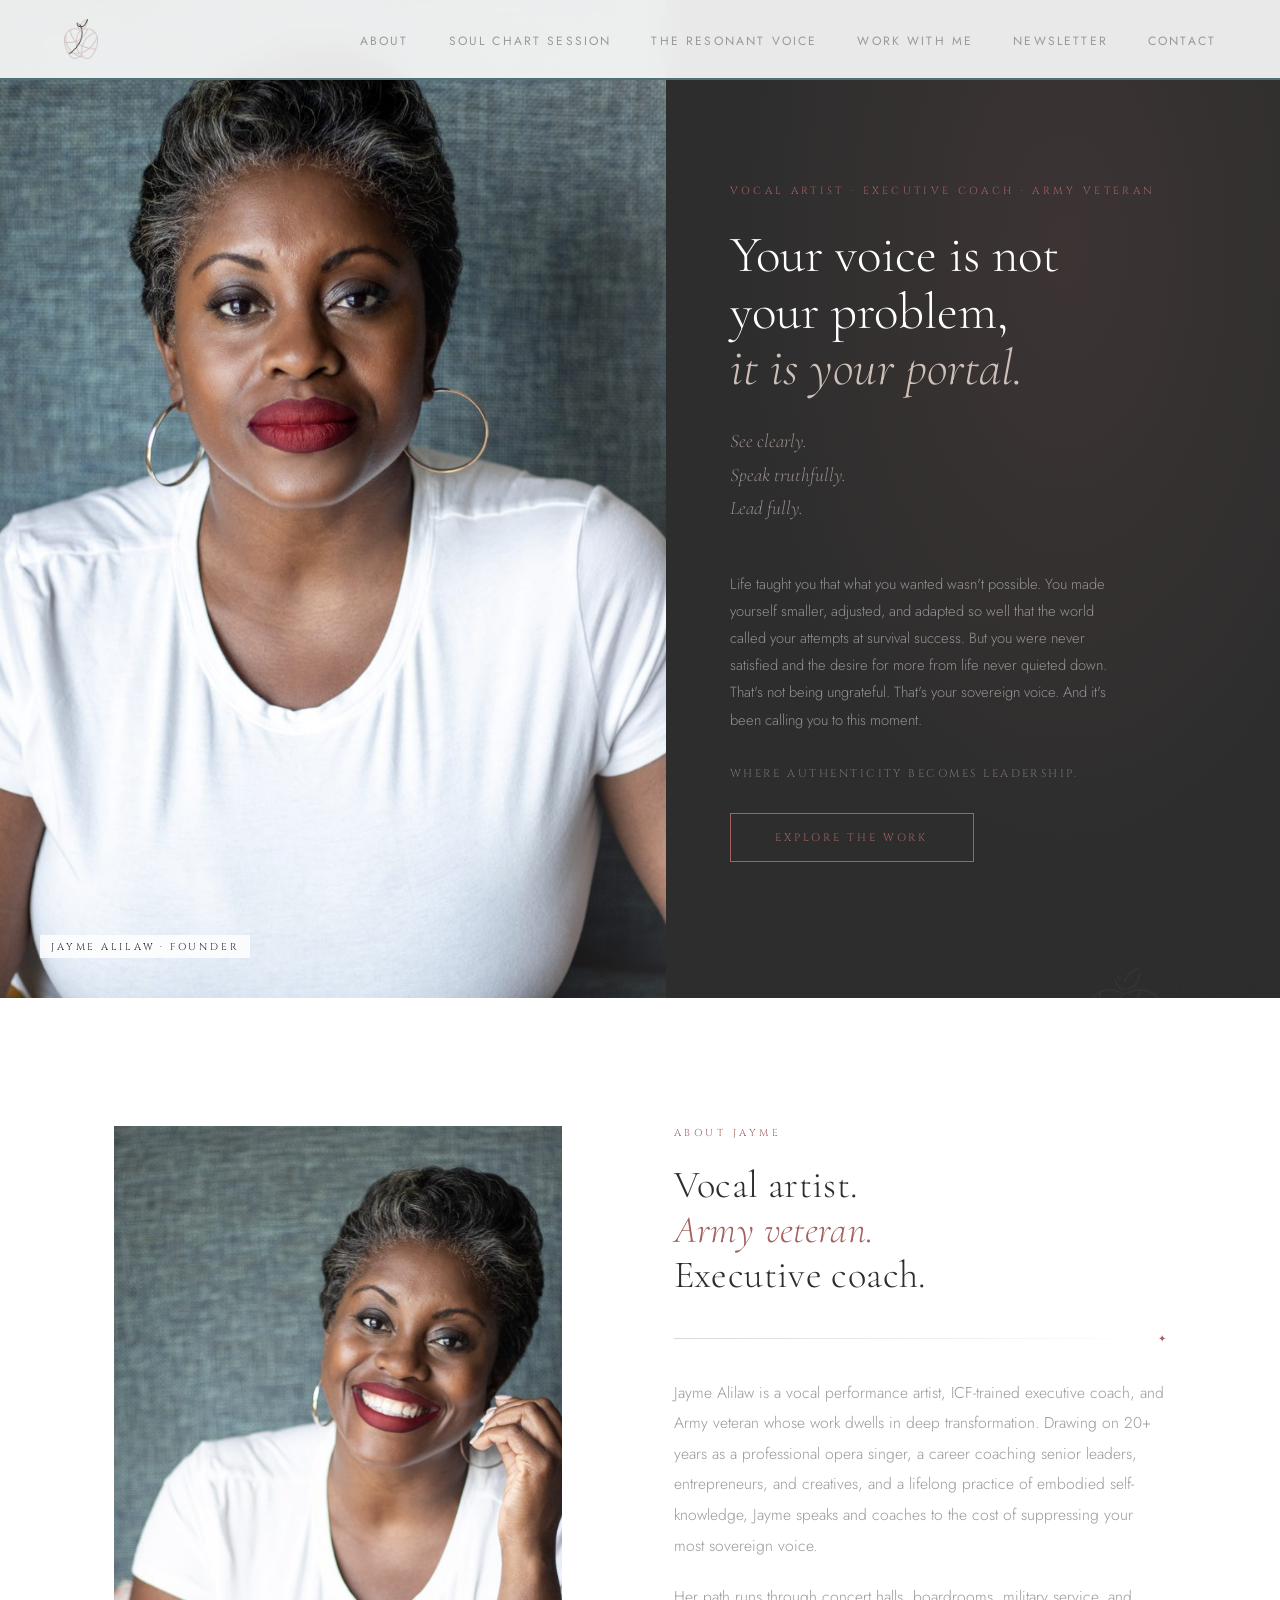
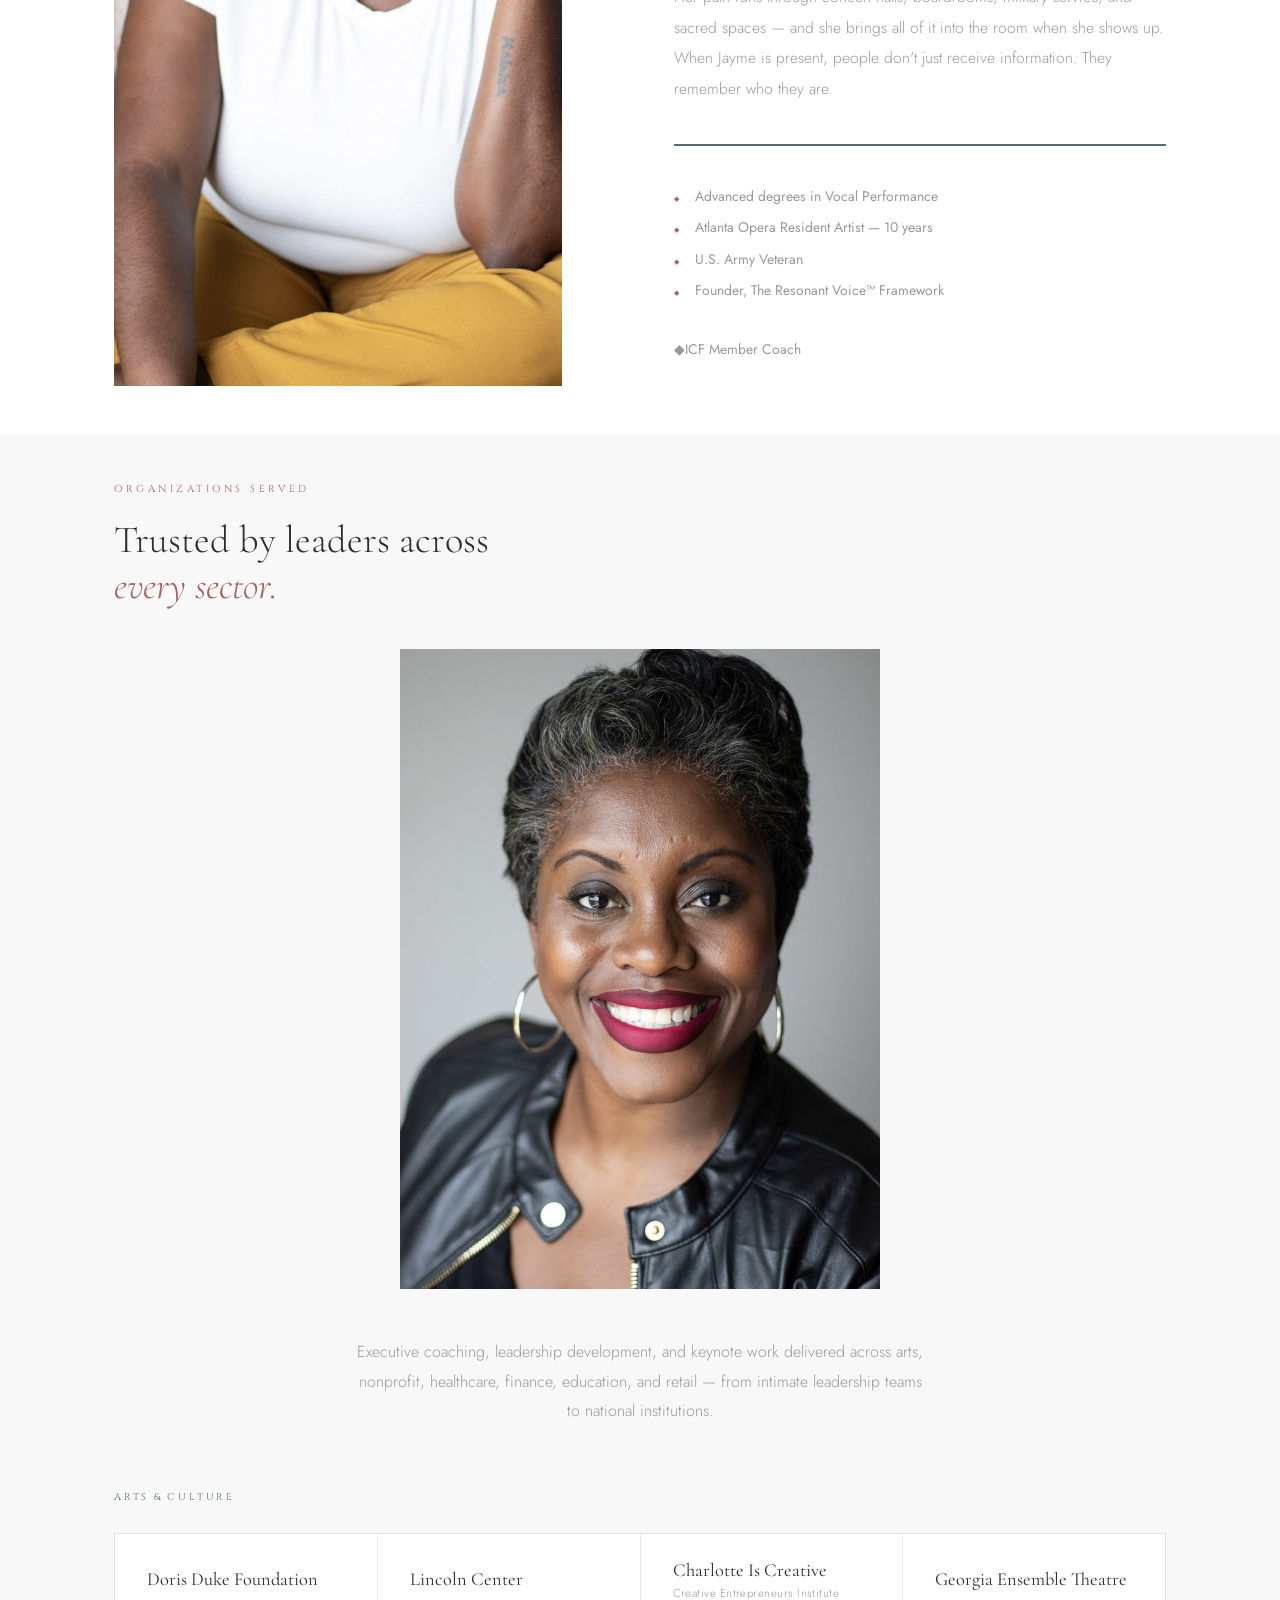
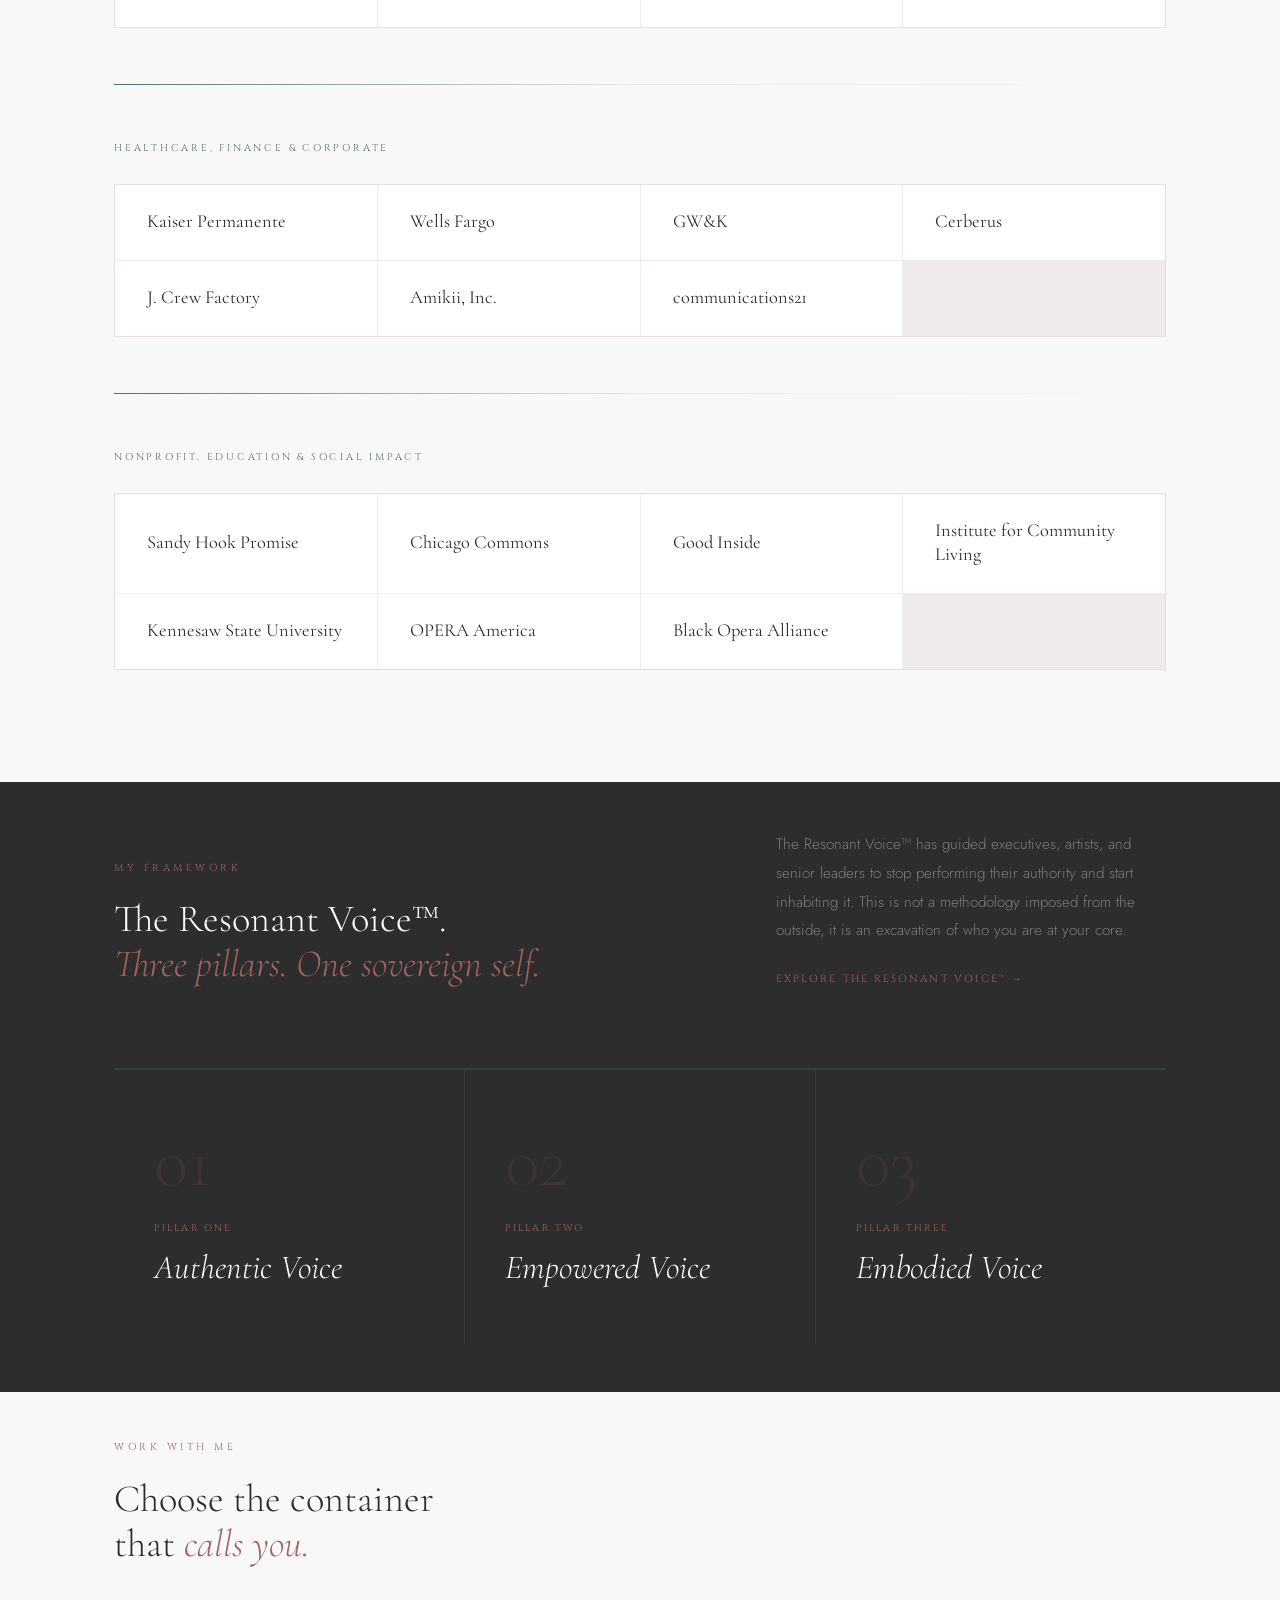
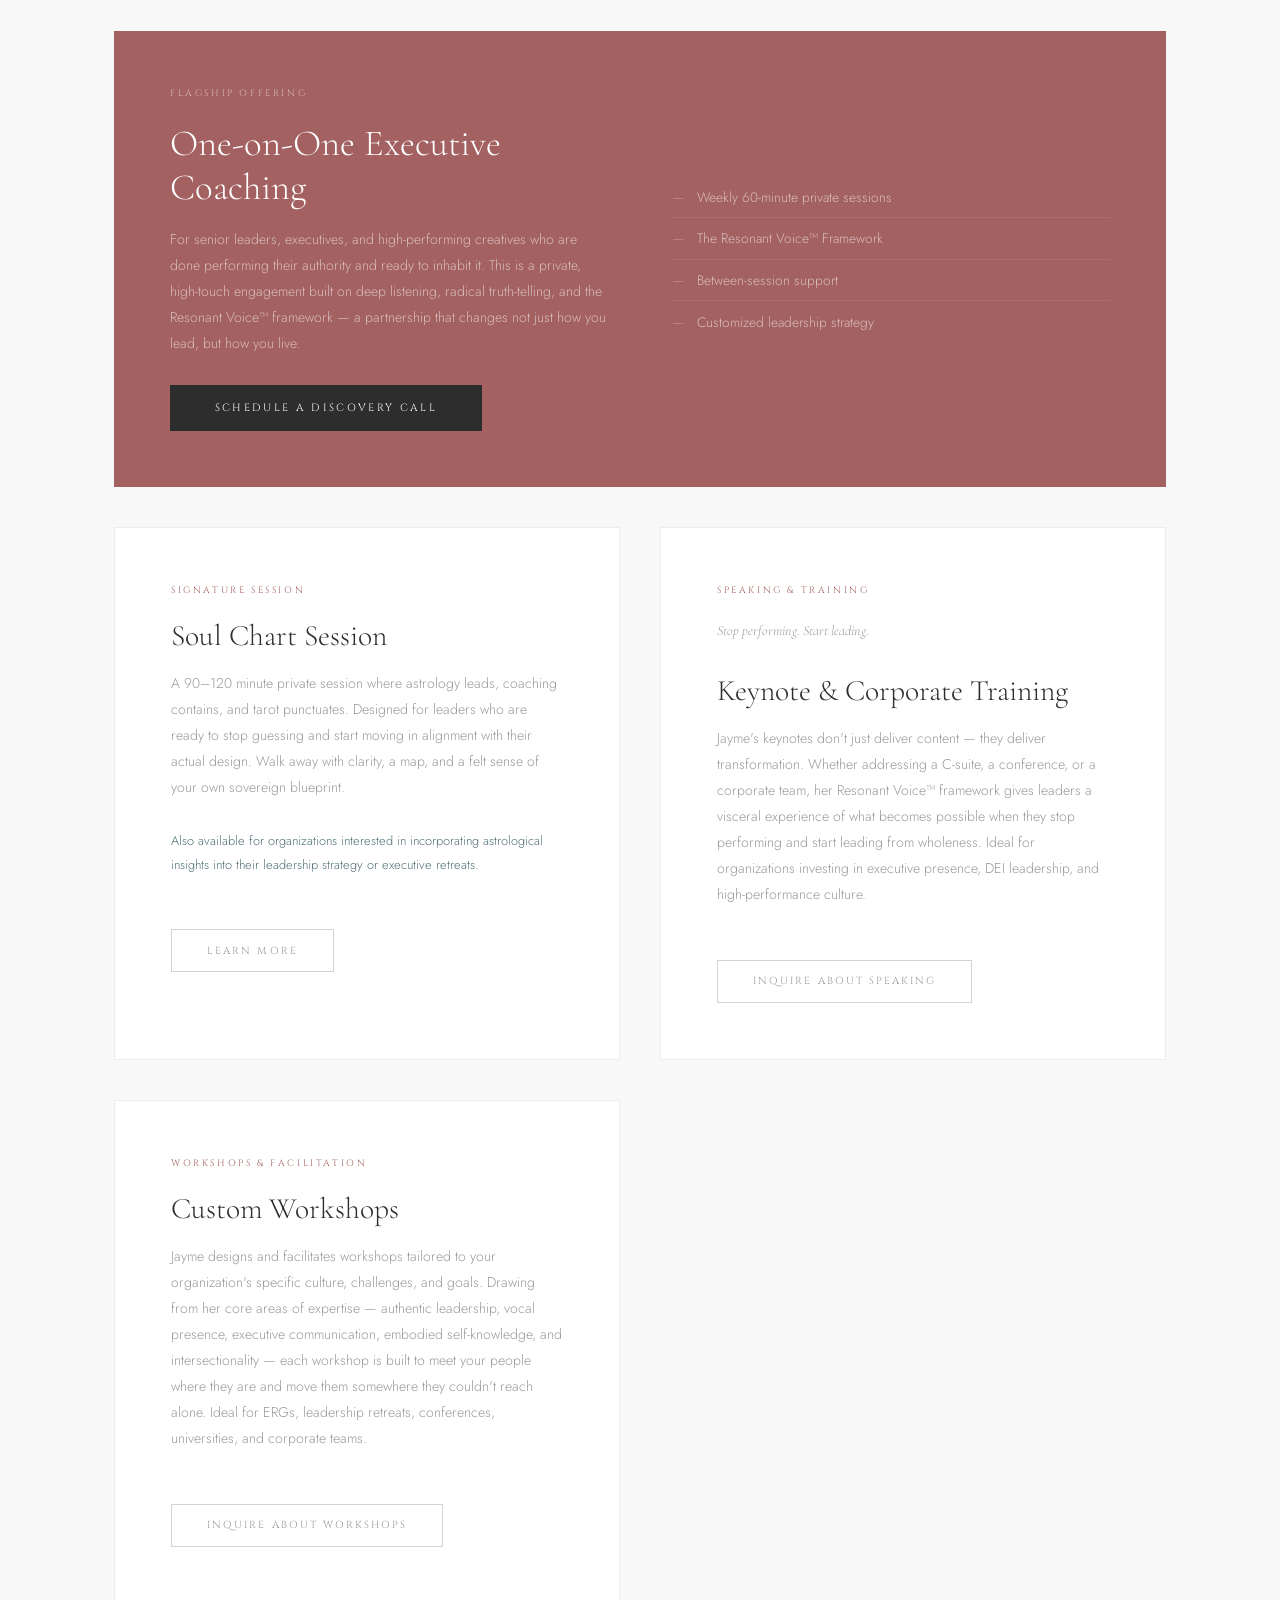
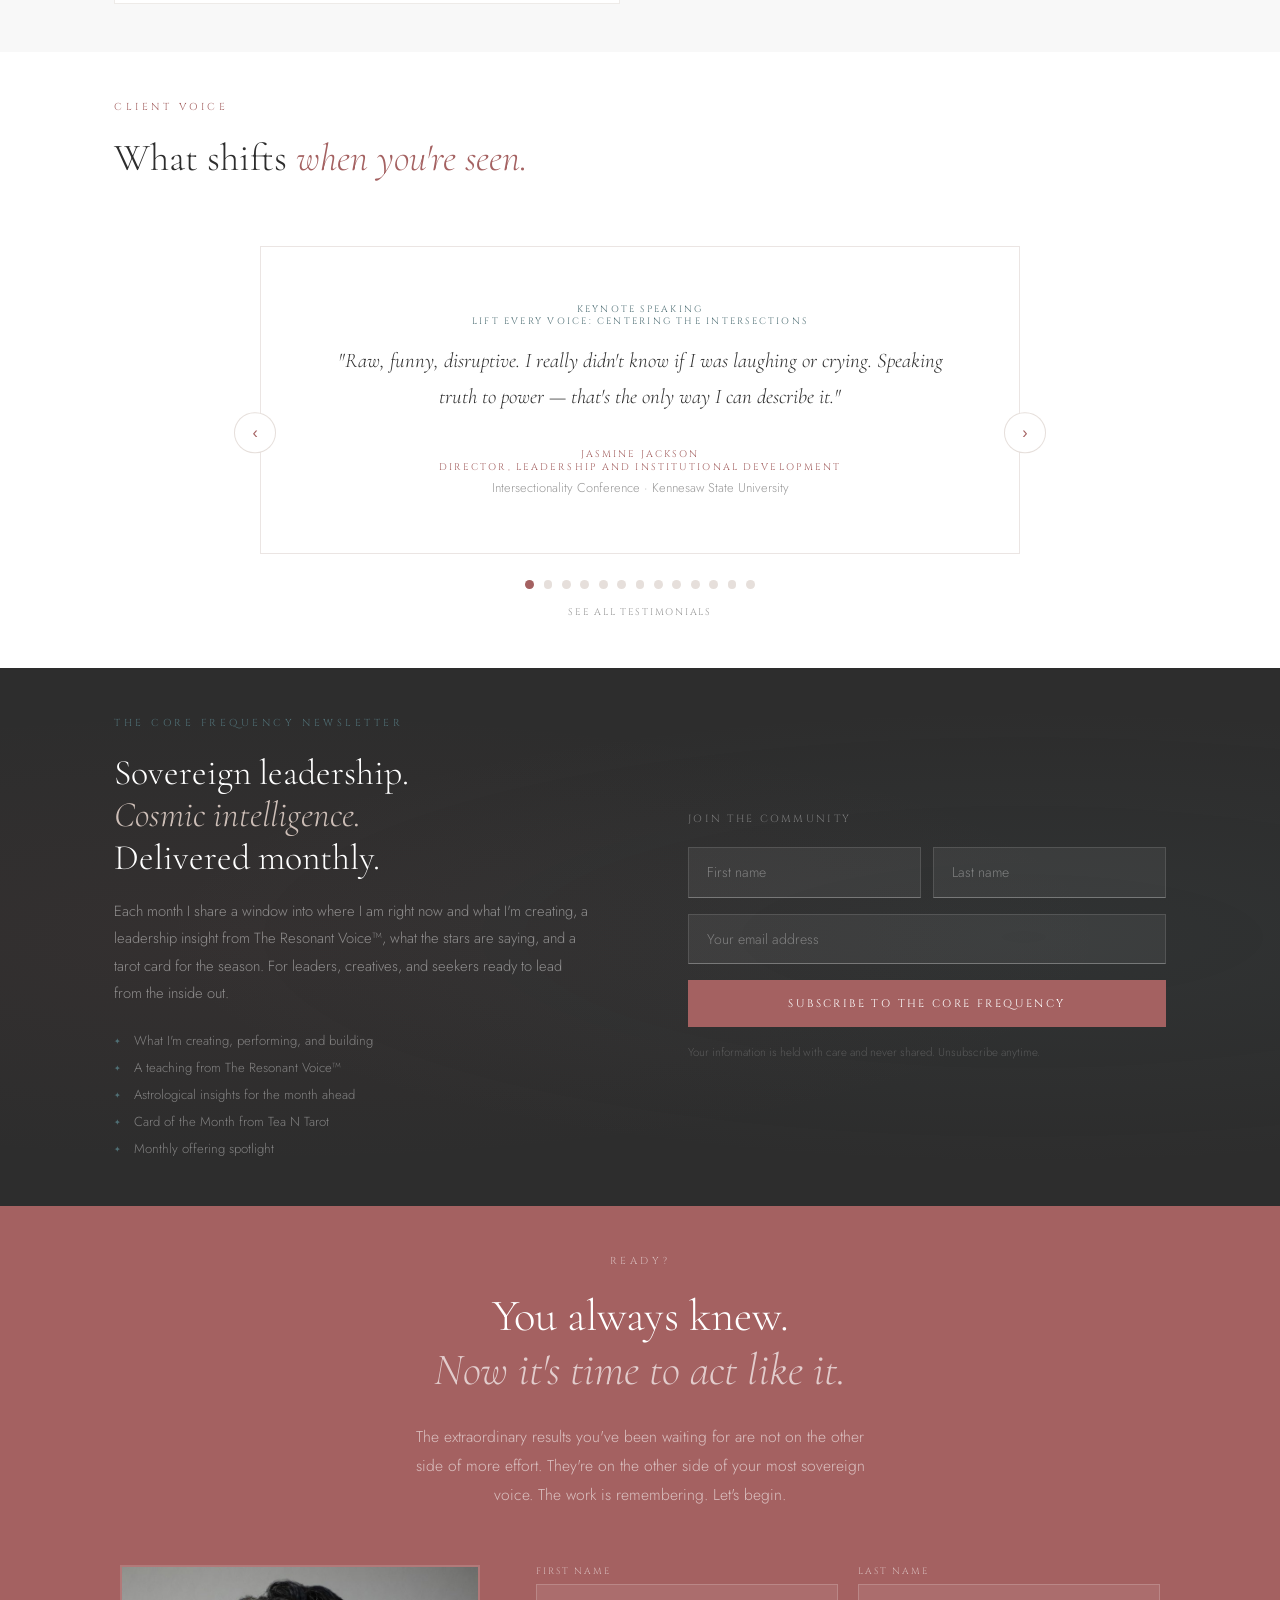
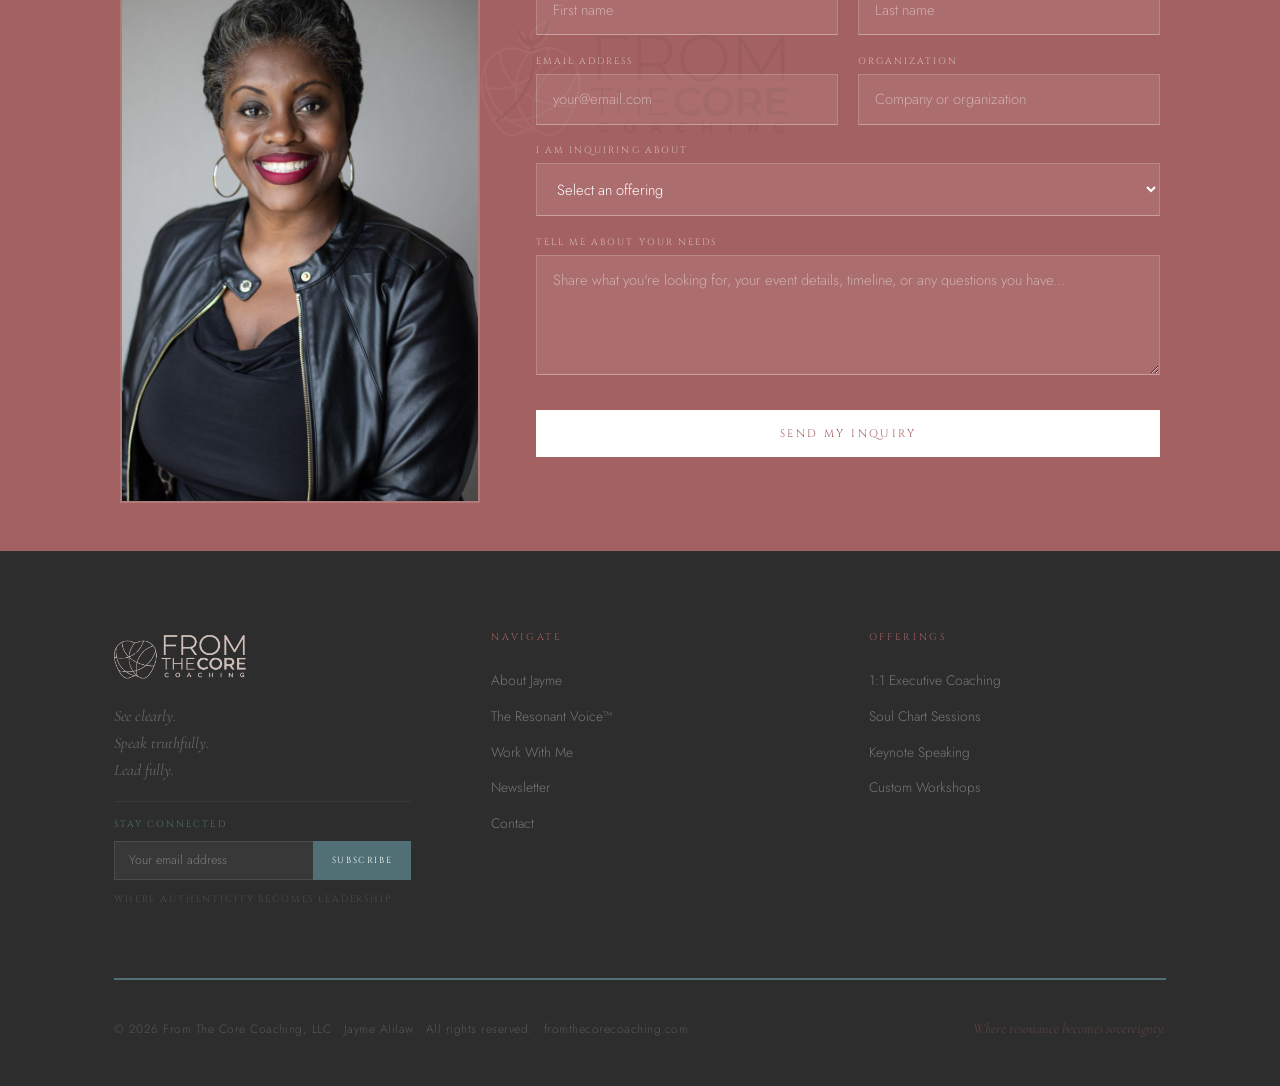
<file: index.html>
<!DOCTYPE html>
<html lang="en">
<head>
<meta charset="UTF-8">
<meta name="viewport" content="width=device-width, initial-scale=1.0">
<title>From The Core Coaching — Jayme Alilaw</title>
<meta name="description" content="Jayme Alilaw is an executive coach, keynote speaker, and vocal artist — founder of From The Core Coaching and creator of The Resonant Voice™ framework. See clearly. Speak truthfully. Lead fully.">
<link rel="canonical" href="https://fromthecorecoaching.com/">

<meta property="og:type" content="website">
<meta property="og:site_name" content="From The Core Coaching">
<meta property="og:title" content="From The Core Coaching — Jayme Alilaw">
<meta property="og:description" content="Executive coaching, keynote speaking, and The Resonant Voice™ framework with Jayme Alilaw. See clearly. Speak truthfully. Lead fully.">
<meta property="og:url" content="https://fromthecorecoaching.com/">
<meta property="og:image" content="https://fromthecorecoaching.com/assets/social-share.jpg">

<meta name="twitter:card" content="summary_large_image">
<meta name="twitter:title" content="From The Core Coaching — Jayme Alilaw">
<meta name="twitter:description" content="Executive coaching, keynote speaking, and The Resonant Voice™ framework with Jayme Alilaw.">
<meta name="twitter:image" content="https://fromthecorecoaching.com/assets/social-share.jpg">

<link rel="icon" href="assets/apple-mark.png" type="image/png">
<link rel="preconnect" href="https://fonts.googleapis.com">
<link rel="preconnect" href="https://fonts.gstatic.com" crossorigin>
<link href="https://fonts.googleapis.com/css2?family=Cormorant+Garamond:ital,wght@0,300;0,400;0,500;1,300;1,400&family=Cinzel:wght@400;500&family=Jost:wght@300;400;500&display=swap" rel="stylesheet">
<link rel="stylesheet" href="css/tokens.css">
<link rel="stylesheet" href="css/main.css">

<script type="application/ld+json">
{
  "@context": "https://schema.org",
  "@graph": [
    {
      "@type": "Person",
      "@id": "https://fromthecorecoaching.com/#person",
      "name": "Jayme Alilaw",
      "url": "https://fromthecorecoaching.com/",
      "image": "https://fromthecorecoaching.com/assets/hero-portrait.jpg",
      "description": "Jayme Alilaw is an executive coach, keynote speaker, and classically trained vocal artist — founder of From The Core Coaching and creator of The Resonant Voice™ framework.",
      "jobTitle": ["Executive Coach", "Keynote Speaker", "Vocal Artist"],
      "sameAs": []
    },
    {
      "@type": "Organization",
      "@id": "https://fromthecorecoaching.com/#org",
      "name": "From The Core Coaching, LLC",
      "url": "https://fromthecorecoaching.com/",
      "founder": { "@id": "https://fromthecorecoaching.com/#person" },
      "logo": "https://fromthecorecoaching.com/assets/logo-lockup.png"
    },
    {
      "@type": "WebSite",
      "name": "From The Core Coaching",
      "url": "https://fromthecorecoaching.com/",
      "about": { "@id": "https://fromthecorecoaching.com/#org" }
    }
  ]
}
</script>
</head>
<body>

<!-- NAV -->
<nav class="nav">
  <a href="#" class="nav-logo"><img src="assets/apple-mark.png" alt="From The Core Coaching"></a>
  <ul class="nav-links">
    <li><a href="#about">About</a></li>
    <li><a href="soul-chart-session.html">Soul Chart Session</a></li>
    <li><a href="resonant-voice.html">The Resonant Voice</a></li>
    <li><a href="#offerings">Work With Me</a></li>
    <li><a href="#newsletter">Newsletter</a></li>
    <li><a href="#contact">Contact</a></li>
  </ul>
  <button class="nav-toggle" aria-label="Toggle menu">Menu</button>
</nav>
<div class="mobile-menu">
  <a href="#about">About</a>
  <a href="soul-chart-session.html">Soul Chart Session</a>
  <a href="resonant-voice.html">The Resonant Voice</a>
  <a href="#offerings">Work With Me</a>
  <a href="#newsletter">Newsletter</a>
  <a href="#contact">Contact</a>
</div>

<!-- HERO -->
<section class="hero">
  <div class="hero-photo photo-credit-frame">
    <img src="assets/hero-portrait.jpg" alt="Jayme Alilaw">
    <span class="hero-photo-tag">Jayme Alilaw · Founder</span>
    <div class="photo-credit">Photo · Marsha N. Wilson Photography</div>
  </div>
  <div class="hero-copy">
    <img class="hero-watermark" src="assets/logo-lockup.png" alt="" aria-hidden="true">
    <span class="hero-eyebrow">Vocal Artist · Executive Coach · Army Veteran</span>
    <h1 class="hero-h1">Your voice is not<br>your problem,<br><em>it is your portal.</em></h1>
    <div class="hero-taglines">
      <span>See clearly.</span>
      <span>Speak truthfully.</span>
      <span>Lead fully.</span>
    </div>
    <p class="hero-body">Life taught you that what you wanted wasn't possible. You made yourself smaller, adjusted, and adapted so well that the world called your attempts at survival success. But you were never satisfied and the desire for more from life never quieted down. That's not being ungrateful. That's your sovereign voice. And it's been calling you to this moment.</p>
    <p class="hero-tagline-line">Where authenticity becomes leadership.</p>
    <a href="#offerings" class="btn-outline hero-cta">Explore the Work</a>
  </div>
</section>

<!-- ABOUT -->
<section id="about" class="about-section">
  <div class="container">
    <div class="about-grid">
      <div class="about-photo photo-credit-frame">
        <img src="assets/about-portrait.jpg" alt="Jayme Alilaw">
        <div class="photo-credit">Marsha N. Wilson Photography</div>
      </div>
      <div>
        <span class="eyebrow">About Jayme</span>
        <h2 class="section-heading" style="letter-spacing:0.01em;">Vocal artist.<br><em>Army veteran.</em><br>Executive coach.</h2>
        <div class="divider-star"><span></span><i>✦</i></div>
        <p class="body-copy">Jayme Alilaw is a vocal performance artist, ICF-trained executive coach, and Army veteran whose work dwells in deep transformation. Drawing on 20+ years as a professional opera singer, a career coaching senior leaders, entrepreneurs, and creatives, and a lifelong practice of embodied self-knowledge, Jayme speaks and coaches to the cost of suppressing your most sovereign voice.</p>
        <p class="body-copy">Her path runs through concert halls, boardrooms, military service, and sacred spaces — and she brings all of it into the room when she shows up. When Jayme is present, people don't just receive information. They remember who they are.</p>
        <div class="credentials-list">
          <div class="cred-row"><span class="diamond">◆</span>Advanced degrees in Vocal Performance</div>
          <div class="cred-row"><span class="diamond">◆</span>Atlanta Opera Resident Artist — 10 years</div>
          <div class="cred-row"><span class="diamond">◆</span>U.S. Army Veteran</div>
          <div class="cred-row"><span class="diamond">◆</span>Founder, The Resonant Voice™ Framework</div>
          <div class="credly-row">
            <span><span class="diamond">◆</span>ICF Member Coach&nbsp;</span>
            <div class="credly-crop">
              <div>
                <div data-iframe-width="150" data-iframe-height="270" data-share-badge-id="18f192da-e929-456e-abf8-68cf2a5063df" data-share-badge-host="https://www.credly.com"></div>
              </div>
            </div>
          </div>
        </div>
      </div>
    </div>
  </div>
</section>

<!-- ORGANIZATIONS -->
<section id="organizations" class="orgs-section">
  <div class="container">
    <span class="eyebrow">Organizations Served</span>
    <h2 class="section-heading">Trusted by leaders across<br><em>every sector.</em></h2>

    <div class="orgs-photo photo-credit-frame">
      <img src="assets/organizations-portrait.jpg" alt="Jayme Alilaw">
      <div class="photo-credit">Marsha N. Wilson Photography</div>
    </div>
    <p class="orgs-intro">Executive coaching, leadership development, and keynote work delivered across arts, nonprofit, healthcare, finance, education, and retail — from intimate leadership teams to national institutions.</p>

    <div>
      <span class="org-group-label">Arts &amp; Culture</span>
      <div class="org-row">
        <div class="org-cell"><span>Doris Duke Foundation</span></div>
        <div class="org-cell"><span>Lincoln Center</span></div>
        <div class="org-cell"><span>Charlotte Is Creative<small>Creative Entrepreneurs Institute</small></span></div>
        <div class="org-cell"><span>Georgia Ensemble Theatre</span></div>
      </div>
    </div>

    <div class="org-divider"></div>

    <div>
      <span class="org-group-label">Healthcare, Finance &amp; Corporate</span>
      <div class="org-row">
        <div class="org-cell"><span>Kaiser Permanente</span></div>
        <div class="org-cell"><span>Wells Fargo</span></div>
        <div class="org-cell"><span>GW&amp;K</span></div>
        <div class="org-cell"><span>Cerberus</span></div>
        <div class="org-cell"><span>J. Crew Factory</span></div>
        <div class="org-cell"><span>Amikii, Inc.</span></div>
        <div class="org-cell"><span>communications21</span></div>
      </div>
    </div>

    <div class="org-divider"></div>

    <div>
      <span class="org-group-label">Nonprofit, Education &amp; Social Impact</span>
      <div class="org-row">
        <div class="org-cell"><span>Sandy Hook Promise</span></div>
        <div class="org-cell"><span>Chicago Commons</span></div>
        <div class="org-cell"><span>Good Inside</span></div>
        <div class="org-cell"><span>Institute for Community Living</span></div>
        <div class="org-cell"><span>Kennesaw State University</span></div>
        <div class="org-cell"><span>OPERA America</span></div>
        <div class="org-cell"><span>Black Opera Alliance</span></div>
      </div>
    </div>
  </div>
</section>

<!-- FRAMEWORK -->
<section id="framework" class="framework-section">
  <div class="container">
    <div class="framework-header">
      <div>
        <span class="eyebrow">My Framework</span>
        <h2 class="section-heading">The Resonant Voice™.<br><em>Three pillars. One sovereign self.</em></h2>
      </div>
      <div>
        <p>The Resonant Voice™ has guided executives, artists, and senior leaders to stop performing their authority and start inhabiting it. This is not a methodology imposed from the outside, it is an excavation of who you are at your core.</p>
        <a href="resonant-voice.html" class="framework-link">Explore The Resonant Voice™ →</a>
      </div>
    </div>
    <div class="pillars-grid">
      <div class="pillar-tile">
        <div class="pillar-num">01</div>
        <span class="pillar-label">Pillar One</span>
        <h3 class="pillar-title">Authentic Voice</h3>
      </div>
      <div class="pillar-tile">
        <div class="pillar-num">02</div>
        <span class="pillar-label">Pillar Two</span>
        <h3 class="pillar-title">Empowered Voice</h3>
      </div>
      <div class="pillar-tile">
        <div class="pillar-num">03</div>
        <span class="pillar-label">Pillar Three</span>
        <h3 class="pillar-title">Embodied Voice</h3>
      </div>
    </div>
  </div>
</section>

<!-- OFFERINGS -->
<section id="offerings" class="offerings-section">
  <div class="container">
    <span class="eyebrow">Work With Me</span>
    <h2 class="section-heading">Choose the container<br>that <em>calls you.</em></h2>
    <div class="offerings-grid">
      <div class="flagship-card">
        <div>
          <span class="flagship-eyebrow">Flagship Offering</span>
          <h3>One-on-One Executive Coaching</h3>
          <p>For senior leaders, executives, and high-performing creatives who are done performing their authority and ready to inhabit it. This is a private, high-touch engagement built on deep listening, radical truth-telling, and the Resonant Voice™ framework — a partnership that changes not just how you lead, but how you live.</p>
          <a href="https://calendly.com/jaymealilaw/chemistry-session" target="_blank" rel="noopener" class="btn-solid-charcoal">Schedule a Discovery Call</a>
        </div>
        <ul class="flagship-list">
          <li><span>—</span>Weekly 60-minute private sessions</li>
          <li><span>—</span>The Resonant Voice™ Framework</li>
          <li><span>—</span>Between-session support</li>
          <li><span>—</span>Customized leadership strategy</li>
        </ul>
      </div>
      <div class="offer-card">
        <span class="offer-kicker">Signature Session</span>
        <h3>Soul Chart Session</h3>
        <p>A 90–120 minute private session where astrology leads, coaching contains, and tarot punctuates. Designed for leaders who are ready to stop guessing and start moving in alignment with their actual design. Walk away with clarity, a map, and a felt sense of your own sovereign blueprint.</p>
        <p class="note">Also available for organizations interested in incorporating astrological insights into their leadership strategy or executive retreats.</p>
        <a href="soul-chart-session.html" class="btn-ghost">Learn More</a>
      </div>
      <div class="offer-card">
        <span class="offer-kicker">Speaking &amp; Training</span>
        <p class="offer-subtitle">Stop performing. Start leading.</p>
        <h3>Keynote &amp; Corporate Training</h3>
        <p>Jayme's keynotes don't just deliver content — they deliver transformation. Whether addressing a C-suite, a conference, or a corporate team, her Resonant Voice™ framework gives leaders a visceral experience of what becomes possible when they stop performing and start leading from wholeness. Ideal for organizations investing in executive presence, DEI leadership, and high-performance culture.</p>
        <a href="#contact" class="btn-ghost" data-prefill-inquiry="keynote">Inquire About Speaking</a>
      </div>
      <div class="offer-card">
        <span class="offer-kicker">Workshops &amp; Facilitation</span>
        <h3>Custom Workshops</h3>
        <p>Jayme designs and facilitates workshops tailored to your organization's specific culture, challenges, and goals. Drawing from her core areas of expertise — authentic leadership, vocal presence, executive communication, embodied self-knowledge, and intersectionality — each workshop is built to meet your people where they are and move them somewhere they couldn't reach alone. Ideal for ERGs, leadership retreats, conferences, universities, and corporate teams.</p>
        <a href="#contact" class="btn-ghost" data-prefill-inquiry="workshop">Inquire About Workshops</a>
      </div>
    </div>
  </div>
</section>

<!-- TESTIMONIALS -->
<section id="testimonials" class="testimonials-section">
  <div class="container">
    <span class="eyebrow">Client Voice</span>
    <h2 class="section-heading">What shifts <em>when you're seen.</em></h2>
    <div class="carousel">
      <div class="carousel-panel" data-carousel-panel data-open-testimonials>
        <!-- 0 -->
        <div data-testimonial-slide>
          <span class="carousel-label">Keynote Speaking
Lift Every Voice: Centering The Intersections</span>
          <p class="carousel-quote">"Raw, funny, disruptive. I really didn't know if I was laughing or crying. Speaking truth to power — that's the only way I can describe it."</p>
          <div class="carousel-name">Jasmine Jackson
Director, Leadership and Institutional development</div>
          <div class="carousel-role">Intersectionality Conference · Kennesaw State University</div>
        </div>
        <!-- 1 -->
        <div data-testimonial-slide style="display:none;">
          <span class="carousel-label">1:1 Executive Coaching</span>
          <p class="carousel-quote">"Jayme helped me focus in on my own knowing and struck the perfect balance between affirming me and bringing my attention to my unhelpful stories. Her depth and wisdom are evident — you can feel that you are in the presence of a powerful woman in full appreciation of herself and her gifts."</p>
          <div class="carousel-name">Anna Larsen</div>
          <div class="carousel-role">Sales &amp; Operations Management · 1:1 Coaching Client</div>
        </div>
        <!-- 2 -->
        <div data-testimonial-slide style="display:none;">
          <span class="carousel-label">Workshop Facilitation</span>
          <p class="carousel-quote">"Jayme's speaking brought up a lot for me, helping me reflect on hard truths about myself, and I found it more effective than most therapy sessions I've had."</p>
          <div class="carousel-name">Emily Little</div>
          <div class="carousel-role">The Resonant Voice™ · Workshop Participant</div>
        </div>
        <!-- 3 -->
        <div data-testimonial-slide style="display:none;">
          <span class="carousel-label">Soul Chart Session</span>
          <p class="carousel-quote">"In two hours, you told me how to stop wasting my time and energy and gave me clear marching orders on how to get things done in my life. It put so many things in focus. This is for leaders — people who want to get things done with their lives and don't have time to waste."</p>
          <div class="carousel-name">Gwendolyn Kuhlmann</div>
          <div class="carousel-role">Soul Chart Session</div>
        </div>
        <!-- 4 -->
        <div data-testimonial-slide style="display:none;">
          <span class="carousel-label">Career Coaching</span>
          <p class="carousel-quote">"After a long stretch of applying and interviewing for jobs, my confidence had dwindled. Jayme gave me the space to reshape my voice and my intentions. After just two sessions, I felt open, clear, and confident enough to land the job."</p>
          <div class="carousel-name">Amy Speed-henley</div>
          <div class="carousel-role">Software Engineer</div>
        </div>
        <!-- 5 -->
        <div data-testimonial-slide style="display:none;">
          <span class="carousel-label">1:1 Executive Coaching</span>
          <p class="carousel-quote">"Through her coaching, I have seen so many breakthroughs professionally and personally in my life. Professional, talented and kind, she is a voice of truth in a complex and changing world."</p>
          <div class="carousel-name">Scott Paviol, MD</div>
          <div class="carousel-role">Board Certified Dermatologist</div>
        </div>
        <!-- 6 -->
        <div data-testimonial-slide style="display:none;">
          <span class="carousel-label">Workshop Facilitation: LUMO</span>
          <p class="carousel-quote">"Jayme is a force of nature. I have seen her navigate incredibly challenging conversations about race with incredible grace, compassion and professionalism. I trust Jayme in any room, in any conversation — a brave leader to her core."</p>
          <div class="carousel-name">Sarah Bernier Olin</div>
          <div class="carousel-role">Founder &amp; CEO</div>
        </div>
        <!-- 7 -->
        <div data-testimonial-slide style="display:none;">
          <span class="carousel-label">1:1 Life Coaching</span>
          <p class="carousel-quote">"Jayme never once told me what to do. She made it known that I had all the answers in me, and helped me bring them out. I can't say enough wonderful things about what she's helped me realize and change."</p>
          <div class="carousel-name">Jessica Kyles</div>
          <div class="carousel-role">1:1 Coaching Client</div>
        </div>
        <!-- 8 -->
        <div data-testimonial-slide style="display:none;">
          <span class="carousel-label">1:1 Coaching</span>
          <p class="carousel-quote">"Ms. Jayme has coached and guided me to look into the mirror and face my fears to tap into my full potential. She pushes me to be my best self even when I don't see my light. I am grateful for her guidance."</p>
          <div class="carousel-name">Victoria Beaty</div>
          <div class="carousel-role">1:1 Coaching Client</div>
        </div>
        <!-- 9 -->
        <div data-testimonial-slide style="display:none;">
          <span class="carousel-label">1:1 Coaching</span>
          <p class="carousel-quote">"Jayme's coachings are invaluable. She was able to identify my blind spots and, with understanding, care, and respect, guide me toward ideas and suggestions that best suit my personal desires and goals. I felt so much clarity after our session."</p>
          <div class="carousel-name">April Amante</div>
          <div class="carousel-role">1:1 Coaching Client</div>
        </div>
        <!-- 10 -->
        <div data-testimonial-slide style="display:none;">
          <span class="carousel-label">1:1 Coaching</span>
          <p class="carousel-quote">"Jayme LISTENS in a way that makes you feel seen, heard and understood. She helps distill what you say into something that you can use to move toward your goal. I highly recommend working with her — she's a gem."</p>
          <div class="carousel-name">Kristen Scott Bell</div>
          <div class="carousel-role">1:1 Coaching Client</div>
        </div>
        <!-- 11 -->
        <div data-testimonial-slide style="display:none;">
          <span class="carousel-label">1:1 Coaching</span>
          <p class="carousel-quote">"Jayme has the uncanny ability to ask the one question that can open the door to so many revelations about myself. My sessions with Jayme have helped me get so much clarity around the type of life experiences I want in life."</p>
          <div class="carousel-name">Kayli Klass</div>
          <div class="carousel-role">Senior Operations Leader</div>
        </div>
        <!-- 12 -->
        <div data-testimonial-slide style="display:none;">
          <span class="carousel-label">1:1 Coaching</span>
          <p class="carousel-quote">"Jayme, more than anyone I've met, helped me pick apart the mess of thoughts in my head and find clarity and calm. After only one session, I'm back in touch with my instincts and have an actionable plan to move towards my goal."</p>
          <div class="carousel-name">Julia Aks</div>
          <div class="carousel-role">Oscar-Nominated Actor + Director</div>
        </div>
      </div>
      <button class="carousel-arrow carousel-prev" data-carousel-prev aria-label="Previous testimonial">‹</button>
      <button class="carousel-arrow carousel-next" data-carousel-next aria-label="Next testimonial">›</button>
      <div class="carousel-arrows-mobile">
        <button class="carousel-arrow" style="position:static;" data-carousel-prev aria-label="Previous testimonial">‹</button>
        <button class="carousel-arrow" style="position:static;" data-carousel-next aria-label="Next testimonial">›</button>
      </div>
      <div class="carousel-dots" data-carousel-dots>
        <button class="active" aria-label="Go to testimonial 1"></button>
        <button aria-label="Go to testimonial 2"></button>
        <button aria-label="Go to testimonial 3"></button>
        <button aria-label="Go to testimonial 4"></button>
        <button aria-label="Go to testimonial 5"></button>
        <button aria-label="Go to testimonial 6"></button>
        <button aria-label="Go to testimonial 7"></button>
        <button aria-label="Go to testimonial 8"></button>
        <button aria-label="Go to testimonial 9"></button>
        <button aria-label="Go to testimonial 10"></button>
        <button aria-label="Go to testimonial 11"></button>
        <button aria-label="Go to testimonial 12"></button>
        <button aria-label="Go to testimonial 13"></button>
      </div>
      <button class="see-all-btn" data-open-testimonials>See All Testimonials</button>
    </div>
  </div>

  <div class="testimonial-modal" data-testimonial-modal>
    <div class="testimonial-modal-panel" data-testimonial-modal-panel>
      <button class="testimonial-modal-close" data-close-testimonials aria-label="Close">×</button>
      <span class="eyebrow">Client Voice</span>
      <h2>All the testimonials.</h2>
      <div class="testimonial-grid">
        <div class="testimonial-card">
          <span class="carousel-label">Keynote Speaking
Lift Every Voice: Centering The Intersections</span>
          <p>"Raw, funny, disruptive. I really didn't know if I was laughing or crying. Speaking truth to power — that's the only way I can describe it."</p>
          <div class="carousel-name">Jasmine Jackson
Director, Leadership and Institutional development</div>
          <div class="carousel-role">Intersectionality Conference · Kennesaw State University</div>
        </div>
        <div class="testimonial-card">
          <span class="carousel-label">1:1 Executive Coaching</span>
          <p>"Jayme helped me focus in on my own knowing and struck the perfect balance between affirming me and bringing my attention to my unhelpful stories. Her depth and wisdom are evident — you can feel that you are in the presence of a powerful woman in full appreciation of herself and her gifts."</p>
          <div class="carousel-name">Anna Larsen</div>
          <div class="carousel-role">Sales &amp; Operations Management · 1:1 Coaching Client</div>
        </div>
        <div class="testimonial-card">
          <span class="carousel-label">Workshop Facilitation</span>
          <p>"Jayme's speaking brought up a lot for me, helping me reflect on hard truths about myself, and I found it more effective than most therapy sessions I've had."</p>
          <div class="carousel-name">Emily Little</div>
          <div class="carousel-role">The Resonant Voice™ · Workshop Participant</div>
        </div>
        <div class="testimonial-card">
          <span class="carousel-label">Soul Chart Session</span>
          <p>"In two hours, you told me how to stop wasting my time and energy and gave me clear marching orders on how to get things done in my life. It put so many things in focus. This is for leaders — people who want to get things done with their lives and don't have time to waste."</p>
          <div class="carousel-name">Gwendolyn Kuhlmann</div>
          <div class="carousel-role">Soul Chart Session</div>
        </div>
        <div class="testimonial-card">
          <span class="carousel-label">Career Coaching</span>
          <p>"After a long stretch of applying and interviewing for jobs, my confidence had dwindled. Jayme gave me the space to reshape my voice and my intentions. After just two sessions, I felt open, clear, and confident enough to land the job."</p>
          <div class="carousel-name">Amy Speed-henley</div>
          <div class="carousel-role">Software Engineer</div>
        </div>
        <div class="testimonial-card">
          <span class="carousel-label">1:1 Executive Coaching</span>
          <p>"Through her coaching, I have seen so many breakthroughs professionally and personally in my life. Professional, talented and kind, she is a voice of truth in a complex and changing world."</p>
          <div class="carousel-name">Scott Paviol, MD</div>
          <div class="carousel-role">Board Certified Dermatologist</div>
        </div>
        <div class="testimonial-card">
          <span class="carousel-label">Workshop Facilitation: LUMO</span>
          <p>"Jayme is a force of nature. I have seen her navigate incredibly challenging conversations about race with incredible grace, compassion and professionalism. I trust Jayme in any room, in any conversation — a brave leader to her core."</p>
          <div class="carousel-name">Sarah Bernier Olin</div>
          <div class="carousel-role">Founder &amp; CEO</div>
        </div>
        <div class="testimonial-card">
          <span class="carousel-label">1:1 Life Coaching</span>
          <p>"Jayme never once told me what to do. She made it known that I had all the answers in me, and helped me bring them out. I can't say enough wonderful things about what she's helped me realize and change."</p>
          <div class="carousel-name">Jessica Kyles</div>
          <div class="carousel-role">1:1 Coaching Client</div>
        </div>
        <div class="testimonial-card">
          <span class="carousel-label">1:1 Coaching</span>
          <p>"Ms. Jayme has coached and guided me to look into the mirror and face my fears to tap into my full potential. She pushes me to be my best self even when I don't see my light. I am grateful for her guidance."</p>
          <div class="carousel-name">Victoria Beaty</div>
          <div class="carousel-role">1:1 Coaching Client</div>
        </div>
        <div class="testimonial-card">
          <span class="carousel-label">1:1 Coaching</span>
          <p>"Jayme's coachings are invaluable. She was able to identify my blind spots and, with understanding, care, and respect, guide me toward ideas and suggestions that best suit my personal desires and goals. I felt so much clarity after our session."</p>
          <div class="carousel-name">April Amante</div>
          <div class="carousel-role">1:1 Coaching Client</div>
        </div>
        <div class="testimonial-card">
          <span class="carousel-label">1:1 Coaching</span>
          <p>"Jayme LISTENS in a way that makes you feel seen, heard and understood. She helps distill what you say into something that you can use to move toward your goal. I highly recommend working with her — she's a gem."</p>
          <div class="carousel-name">Kristen Scott Bell</div>
          <div class="carousel-role">1:1 Coaching Client</div>
        </div>
        <div class="testimonial-card">
          <span class="carousel-label">1:1 Coaching</span>
          <p>"Jayme has the uncanny ability to ask the one question that can open the door to so many revelations about myself. My sessions with Jayme have helped me get so much clarity around the type of life experiences I want in life."</p>
          <div class="carousel-name">Kayli Klass</div>
          <div class="carousel-role">Senior Operations Leader</div>
        </div>
        <div class="testimonial-card">
          <span class="carousel-label">1:1 Coaching</span>
          <p>"Jayme, more than anyone I've met, helped me pick apart the mess of thoughts in my head and find clarity and calm. After only one session, I'm back in touch with my instincts and have an actionable plan to move towards my goal."</p>
          <div class="carousel-name">Julia Aks</div>
          <div class="carousel-role">Oscar-Nominated Actor + Director</div>
        </div>
      </div>
    </div>
  </div>
</section>

<!-- NEWSLETTER -->
<section id="newsletter" class="newsletter-section">
  <div class="container">
    <div class="newsletter-grid">
      <div>
        <span class="eyebrow">The Core Frequency Newsletter</span>
        <h2>Sovereign leadership.<br><em>Cosmic intelligence.</em><br>Delivered monthly.</h2>
        <p>Each month I share a window into where I am right now and what I'm creating, a leadership insight from The Resonant Voice™, what the stars are saying, and a tarot card for the season. For leaders, creatives, and seekers ready to lead from the inside out.</p>
        <div class="newsletter-perks">
          <div><span>✦</span>What I'm creating, performing, and building</div>
          <div><span>✦</span>A teaching from The Resonant Voice™</div>
          <div><span>✦</span>Astrological insights for the month ahead</div>
          <div><span>✦</span>Card of the Month from Tea N Tarot</div>
          <div><span>✦</span>Monthly offering spotlight</div>
        </div>
      </div>
      <div>
        <form name="newsletter" method="POST" data-netlify="true" netlify-honeypot="bot-field" data-ftcc-form data-success-target="#newsletter-success">
          <input type="hidden" name="form-name" value="newsletter">
          <p hidden><label>Don't fill this out: <input name="bot-field"></label></p>
          <div class="form-stack">
            <div class="form-label-tag">Join the community</div>
            <div class="two-up">
              <div class="field-group">
                <input class="field-dark" type="text" name="first-name" placeholder="First name" required data-label="First name">
              </div>
              <div class="field-group">
                <input class="field-dark" type="text" name="last-name" placeholder="Last name">
              </div>
            </div>
            <div class="field-group">
              <input class="field-dark" type="email" name="email" placeholder="Your email address" required data-label="Email">
            </div>
            <button type="submit" class="btn-solid-rose">Subscribe to The Core Frequency</button>
            <p class="privacy-note">Your information is held with care and never shared. Unsubscribe anytime.</p>
          </div>
        </form>
        <div id="newsletter-success" class="form-success" style="display:none;">Welcome to the community. Watch your inbox for the next Monthly Edit. ✦</div>
      </div>
    </div>
  </div>
</section>

<!-- CTA / CONTACT -->
<section id="contact" class="cta-section">
  <div class="cta-watermark" style="background-image:url('assets/logo-lockup.png');"></div>
  <div class="container">
    <span class="eyebrow">Ready?</span>
    <h2>You always knew.<br><em>Now it's time to act like it.</em></h2>
    <p class="cta-intro">The extraordinary results you've been waiting for are not on the other side of more effort. They're on the other side of your most sovereign voice. The work is remembering. Let's begin.</p>
    <div class="cta-grid">
      <div class="cta-photo photo-credit-frame">
        <img src="assets/contact-portrait.jpg" alt="Jayme Alilaw">
        <div class="photo-credit">Marsha N. Wilson Photography</div>
      </div>
      <div>
        <form name="inquiry" method="POST" data-netlify="true" netlify-honeypot="bot-field" data-ftcc-form data-success-target="#inquiry-success">
          <input type="hidden" name="form-name" value="inquiry">
          <p hidden><label>Don't fill this out: <input name="bot-field"></label></p>
          <div class="contact-form-grid">
            <div class="field-group">
              <label for="firstName">First Name</label>
              <input class="field-on-rose" id="firstName" type="text" name="first-name" placeholder="First name" required data-label="First name">
            </div>
            <div class="field-group">
              <label for="lastName">Last Name</label>
              <input class="field-on-rose" id="lastName" type="text" name="last-name" placeholder="Last name">
            </div>
            <div class="field-group">
              <label for="email">Email Address</label>
              <input class="field-on-rose" id="email" type="email" name="email" placeholder="your@email.com" required data-label="Email">
            </div>
            <div class="field-group">
              <label for="organization">Organization</label>
              <input class="field-on-rose" id="organization" type="text" name="organization" placeholder="Company or organization">
            </div>
            <div class="field-group full">
              <label for="inquiryType">I am inquiring about</label>
              <select class="field-on-rose" id="inquiryType" name="inquiry-type" required data-label="Inquiry type">
                <option value="" disabled selected>Select an offering</option>
                <option value="keynote">Keynote &amp; Corporate Training</option>
                <option value="workshop">Custom Workshops</option>
                <option value="coaching">1:1 Executive Coaching</option>
                <option value="soul-chart">Soul Chart Session</option>
                <option value="other">Other / General Inquiry</option>
              </select>
            </div>
            <div class="field-group full">
              <label for="message">Tell me about your needs</label>
              <textarea class="field-on-rose" id="message" name="message" placeholder="Share what you're looking for, your event details, timeline, or any questions you have..."></textarea>
            </div>
          </div>
          <button type="submit" class="btn-solid-white">Send My Inquiry</button>
        </form>
        <div id="inquiry-success" class="cta-success" style="display:none;">Thank you — your inquiry has been received.<br>I'll be in touch soon.</div>
      </div>
    </div>
  </div>
</section>

<!-- FOOTER -->
<footer class="site-footer">
  <div class="container">
    <div class="footer-grid">
      <div>
        <img class="footer-logo" src="assets/footer-logo.png" alt="From The Core Coaching">
        <p class="footer-tagline">See clearly.<br>Speak truthfully.<br>Lead fully.</p>
        <div class="footer-connect">
          <span class="footer-connect-label">Stay Connected</span>
          <form name="footer-newsletter" method="POST" data-netlify="true" netlify-honeypot="bot-field" data-ftcc-form data-success-target="#footer-newsletter-success" class="footer-connect-form">
            <input type="hidden" name="form-name" value="footer-newsletter">
            <p hidden><label>Don't fill this out: <input name="bot-field"></label></p>
            <div class="field-group" style="flex:1;">
              <input type="email" name="email" placeholder="Your email address" required data-label="Email">
            </div>
            <button type="submit">Subscribe</button>
          </form>
          <div id="footer-newsletter-success" class="form-success" style="display:none; padding:0.6rem 0 0; font-size:0.85rem;">Thank you! Watch your inbox for the next Monthly Edit.</div>
        </div>
        <p class="footer-motto">Where authenticity becomes leadership.</p>
      </div>
      <div>
        <div class="footer-col-heading">Navigate</div>
        <ul class="footer-links">
          <li><a href="#about">About Jayme</a></li>
          <li><a href="#framework">The Resonant Voice™</a></li>
          <li><a href="#offerings">Work With Me</a></li>
          <li><a href="#newsletter">Newsletter</a></li>
          <li><a href="#contact">Contact</a></li>
        </ul>
      </div>
      <div>
        <div class="footer-col-heading">Offerings</div>
        <ul class="footer-links">
          <li><a href="#offerings">1:1 Executive Coaching</a></li>
          <li><a href="soul-chart-session.html">Soul Chart Sessions</a></li>
          <li><a href="#offerings">Keynote Speaking</a></li>
          <li><a href="#offerings">Custom Workshops</a></li>
        </ul>
      </div>
    </div>
    <div class="footer-bottom">
      <span class="footer-copyright">© 2026 From The Core Coaching, LLC · Jayme Alilaw · All rights reserved. · fromthecorecoaching.com</span>
      <span class="footer-sign">Where resonance becomes sovereignty.</span>
    </div>
  </div>
</footer>

<script src="js/main.js"></script>
</body>
</html>
</file>
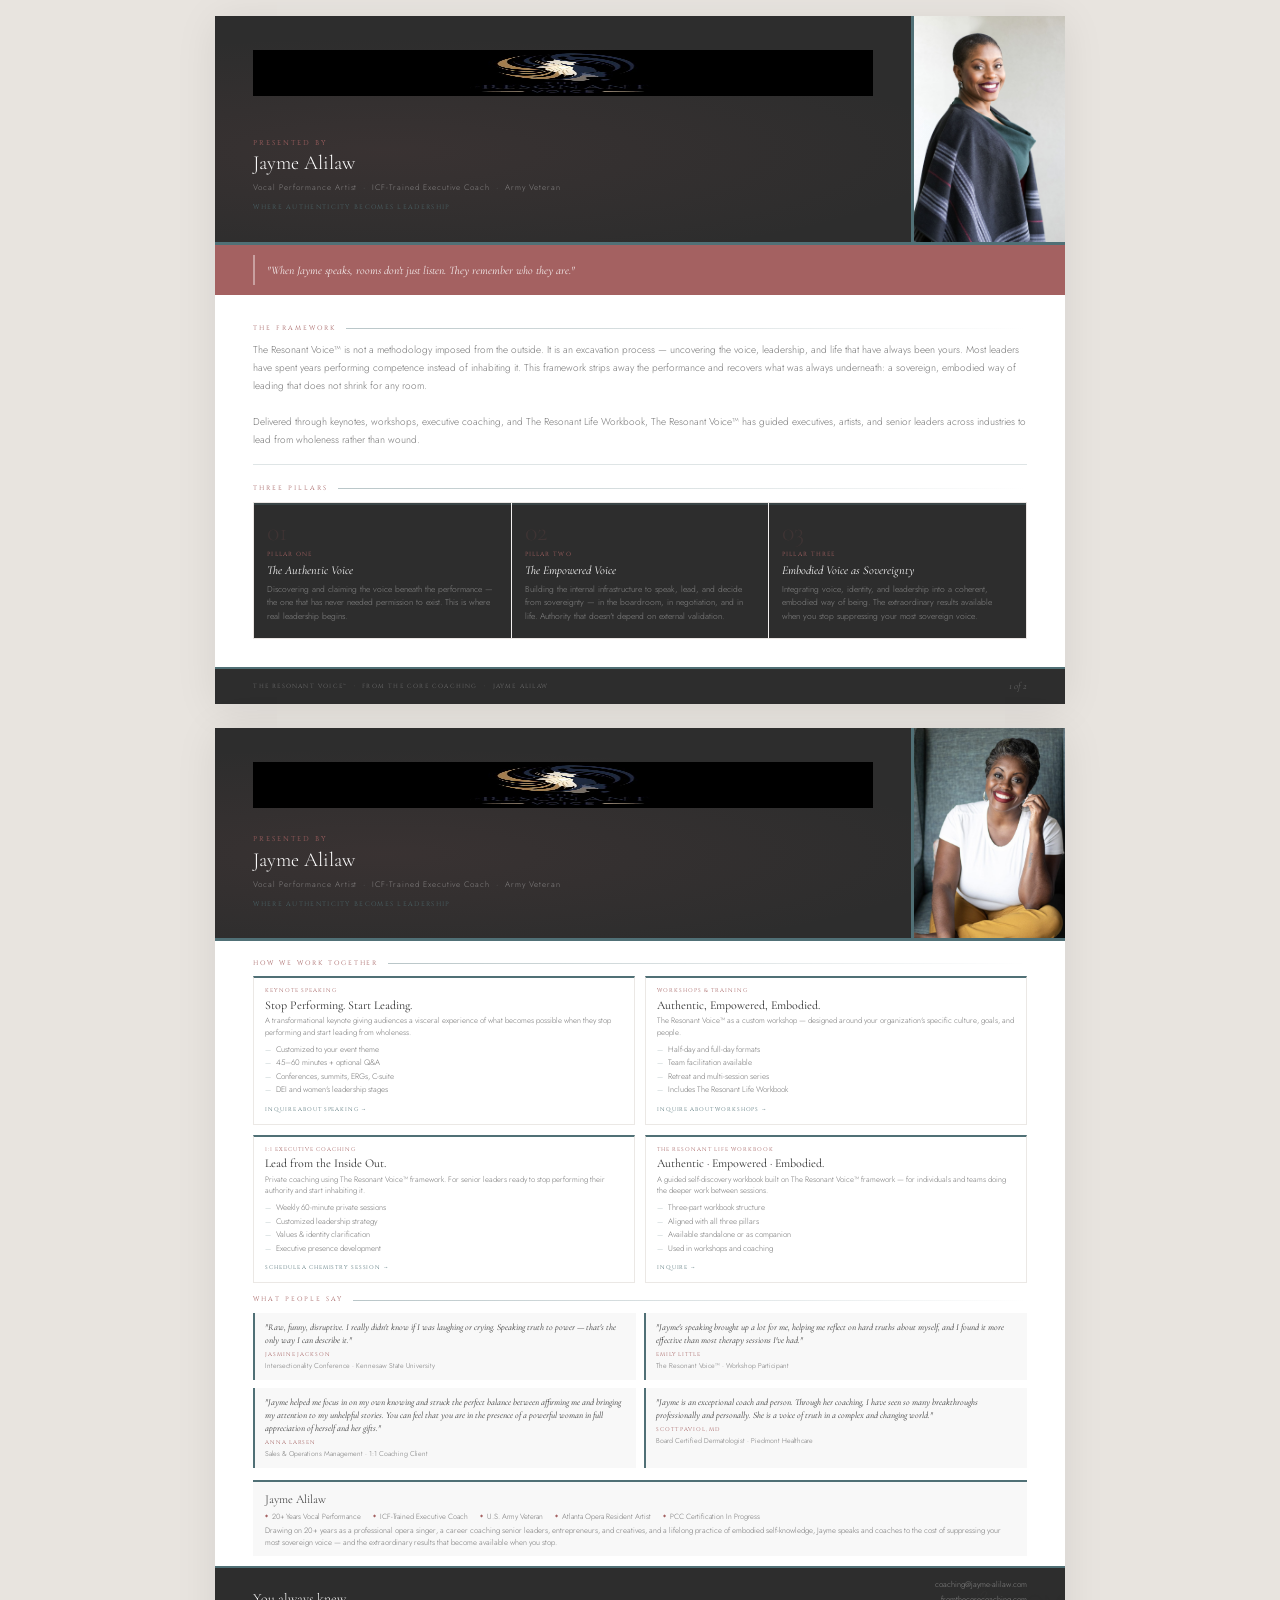
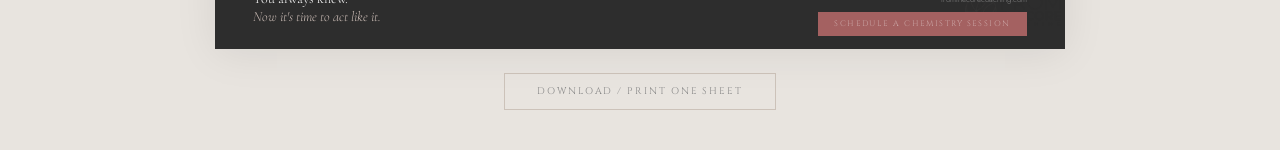
<file: resonant-voice-one-sheet.html>
<!DOCTYPE html>
<html lang="en">
<head>
<meta charset="UTF-8">
<meta name="viewport" content="width=device-width, initial-scale=1.0">
<title>The Resonant Voice™ — One Sheet</title>
<link href="https://fonts.googleapis.com/css2?family=Cormorant+Garamond:ital,wght@0,300;0,400;0,500;1,300;1,400&family=Cinzel:wght@400;500&family=Jost:wght@300;400;500&display=swap" rel="stylesheet">
<style>
*, *::before, *::after { box-sizing: border-box; margin: 0; padding: 0; }
:root {
  --charcoal: #2d2d2d;
  --rose: #a46161;
  --blush: #cebfb8;
  --teal: #507076;
  --warm-white: #f8f8f8;
  --white: #ffffff;
  --text: #2d2d2d;
  --text-light: #888;
}

@media print {
  body { -webkit-print-color-adjust: exact; print-color-adjust: exact; }
  .no-print { display: none; }
  .page { box-shadow: none; page-break-after: always; }
  @page { size: letter; margin: 0; }
}

body { font-family: 'Jost', sans-serif; background: var(--warm-white); color: var(--text); font-size: 10px; line-height: 1.5; }
@media screen { body { padding: 1rem 0; background: #e8e4df; } }
@media print { body { background: white; padding: 0; } }

.page { max-width: 850px; margin: 0 auto 1.5rem; background: var(--white); box-shadow: 0 4px 40px rgba(0,0,0,0.08); overflow: hidden; }
@media print { .page { max-width: 100%; margin-bottom: 0; } }

.rv-header { background: var(--charcoal); display: flex; align-items: stretch; border-bottom: 3px solid var(--teal); position: relative; overflow: hidden; }
.rv-header::before { content: ''; position: absolute; inset: 0; background: radial-gradient(ellipse at 20% 60%, rgba(164,97,97,0.1) 0%, transparent 60%); pointer-events: none; }
.rv-header-left { flex: 1; padding: 0.35in 0.4in 0.3in; display: flex; flex-direction: column; justify-content: space-between; position: relative; }
.rv-header-logo { height: 46px; width: auto; display: block; margin-bottom: 0.15in; position: relative; }
.rv-header-meta { display: flex; flex-direction: column; gap: 4px; position: relative; }
.rv-header-label { font-family: 'Cinzel', serif; font-size: 7px; letter-spacing: 0.28em; text-transform: uppercase; color: var(--rose); }
.rv-header-name { font-family: 'Cormorant Garamond', serif; font-size: 20px; font-weight: 300; color: var(--white); line-height: 1.1; }
.rv-header-cred { font-family: 'Jost', sans-serif; font-size: 8px; font-weight: 300; letter-spacing: 0.12em; color: rgba(255,255,255,0.4); margin-top: 3px; }
.rv-header-tag { font-family: 'Cinzel', serif; font-size: 6.5px; letter-spacing: 0.2em; text-transform: uppercase; color: rgba(80,112,118,0.8); margin-top: 6px; }
.rv-header-photo { width: 1.6in; object-fit: cover; object-position: center top; display: block; flex-shrink: 0; border-left: 3px solid var(--teal); }

.rv-pull-quote { background: var(--rose); padding: 10px 0.4in; display: flex; align-items: center; gap: 12px; }
.rv-pull-quote-bar { width: 2px; height: 30px; background: rgba(255,255,255,0.4); flex-shrink: 0; }
.rv-pull-quote-text { font-family: 'Cormorant Garamond', serif; font-size: 11.5px; font-style: italic; color: rgba(255,255,255,0.92); line-height: 1.4; }

.rv-body { padding: 0.3in 0.4in; }
.rv-sec { font-family: 'Cinzel', serif; font-size: 6.5px; letter-spacing: 0.3em; text-transform: uppercase; color: var(--rose); display: flex; align-items: center; gap: 10px; margin-bottom: 8px; }
.rv-sec::after { content: ''; flex: 1; height: 1px; background: linear-gradient(to right, rgba(80,112,118,0.4), transparent); }

.rv-framework-text { font-size: 10px; font-weight: 300; line-height: 1.8; color: #777; padding-bottom: 0.15in; border-bottom: 1px solid rgba(80,112,118,0.18); margin-bottom: 0.2in; }

.rv-pillars-grid { display: grid; grid-template-columns: repeat(3, 1fr); gap: 1px; background: rgba(161,143,128,0.12); border: 1px solid rgba(161,143,128,0.12); }
.rv-pillar { background: var(--charcoal); padding: 14px 13px; border-top: 2px solid rgba(80,112,118,0.35); }
.rv-pillar-num { font-family: 'Cormorant Garamond', serif; font-size: 26px; font-weight: 300; color: rgba(164,97,97,0.15); line-height: 1; margin-bottom: 5px; }
.rv-pillar-label { font-family: 'Cinzel', serif; font-size: 6px; letter-spacing: 0.18em; text-transform: uppercase; color: var(--rose); display: block; margin-bottom: 4px; }
.rv-pillar-title { font-family: 'Cormorant Garamond', serif; font-size: 12px; font-style: italic; color: var(--white); margin-bottom: 5px; line-height: 1.25; }
.rv-pillar-desc { font-size: 8.5px; font-weight: 300; color: rgba(255,255,255,0.42); line-height: 1.6; }

.rv-footer-bar { background: var(--charcoal); padding: 10px 0.4in; display: flex; align-items: center; justify-content: space-between; border-top: 2px solid var(--teal); }
.rv-footer-bar-label { font-family: 'Cinzel', serif; font-size: 6px; letter-spacing: 0.2em; text-transform: uppercase; color: rgba(255,255,255,0.3); }
.rv-footer-bar-num { font-family: 'Cormorant Garamond', serif; font-size: 10px; font-style: italic; color: rgba(255,255,255,0.25); }

/* Page 2 */
.work-grid { display: grid; grid-template-columns: 1fr 1fr; gap: 10px; margin-bottom: 12px; }
.work-item { padding: 9px 11px; border: 1px solid rgba(161,143,128,0.2); border-top: 2px solid var(--teal); }
.work-kicker { font-family: 'Cinzel', serif; font-size: 5.5px; letter-spacing: 0.18em; text-transform: uppercase; color: var(--rose); display: block; margin-bottom: 3px; }
.work-title { font-family: 'Cormorant Garamond', serif; font-size: 12px; font-weight: 400; color: var(--text); margin-bottom: 3px; line-height: 1.15; }
.work-desc { font-size: 7.8px; font-weight: 300; color: #777; line-height: 1.5; margin-bottom: 4px; }
.work-list { list-style: none; display: flex; flex-direction: column; gap: 1px; margin: 0 0 4px; }
.work-list li { font-size: 8px; font-weight: 300; color: #777; display: flex; align-items: baseline; gap: 5px; }
.work-list li span { color: rgba(80,112,118,0.5); font-size: 7px; }
.work-item a { font-family: 'Cinzel', serif; font-size: 5.5px; letter-spacing: 0.16em; text-transform: uppercase; color: var(--teal); text-decoration: none; }

.rv-testi-grid { display: grid; grid-template-columns: 1fr 1fr; gap: 8px; margin-bottom: 12px; }
.rv-testi { padding: 8px 10px; background: var(--warm-white); border-left: 2px solid var(--teal); }
.rv-testi-text { font-family: 'Cormorant Garamond', serif; font-size: 9px; font-style: italic; color: var(--text); line-height: 1.45; margin-bottom: 4px; }
.rv-testi-name { font-family: 'Cinzel', serif; font-size: 5.5px; letter-spacing: 0.16em; text-transform: uppercase; color: var(--rose); }
.rv-testi-role { font-size: 7px; font-weight: 300; color: #777; margin-top: 2px; }

.bio-strip { padding: 8px 12px; background: var(--warm-white); border-top: 2px solid var(--teal); }
.bio-name { font-family: 'Cormorant Garamond', serif; font-size: 12px; font-weight: 300; color: var(--text); margin-bottom: 3px; }
.bio-creds { display: flex; flex-wrap: wrap; gap: 2px 12px; margin-bottom: 3px; }
.bio-cred { font-size: 7.5px; font-weight: 300; color: #777; display: flex; align-items: center; gap: 4px; }
.bio-cred span { color: var(--rose); font-size: 4px; }
.bio-text { font-size: 7.8px; font-weight: 300; color: #777; line-height: 1.5; }

.rv-cta-bar { background: var(--charcoal); padding: 10px 0.4in; display: grid; grid-template-columns: 1fr auto; align-items: center; gap: 20px; border-top: 2px solid var(--teal); position: relative; overflow: hidden; }
.rv-cta-bar-bg { position: absolute; inset: 0; background: url('assets/logo-lockup.png') right center/100px no-repeat; opacity: 0.04; }
.rv-cta-headline { font-family: 'Cormorant Garamond', serif; font-size: 14px; font-weight: 300; color: var(--white); line-height: 1.3; position: relative; }
.rv-cta-headline em { font-style: italic; color: var(--blush); }
.rv-cta-links { text-align: right; position: relative; }
.rv-cta-links a { display: block; font-size: 8px; font-weight: 300; color: rgba(255,255,255,0.42); text-decoration: none; margin-bottom: 3px; }
.rv-cta-btn { display: inline-block; margin-top: 7px; padding: 6px 16px; background: var(--rose); color: var(--white); font-family: 'Cinzel', serif; font-size: 6px; letter-spacing: 0.18em; text-transform: uppercase; text-decoration: none; }

.print-btn { display: block; margin: 1.5rem auto; padding: 0.7rem 2rem; background: transparent; border: 1px solid rgba(161,143,128,0.4); color: var(--text-light); font-family: 'Cinzel', serif; font-size: 0.6rem; letter-spacing: 0.2em; text-transform: uppercase; cursor: pointer; transition: all 0.3s; }
.print-btn:hover { border-color: var(--rose); color: var(--rose); }
@media print { .print-btn { display: none; } }

@media (max-width: 700px) {
  .rv-header { flex-direction: column; }
  .rv-header-photo { width: 100%; height: 220px; border-left: none; border-top: 3px solid var(--teal); }
  .rv-pillars-grid, .work-grid, .rv-testi-grid { grid-template-columns: 1fr; }
  .rv-cta-bar { grid-template-columns: 1fr; text-align: left; }
  .rv-cta-links { text-align: left; }
}
</style>
</head>
<body>

<!-- PAGE 1 -->
<div class="page">
  <div class="rv-header">
    <div class="rv-header-left">
      <img class="rv-header-logo" src="assets/rv-logo.png" alt="The Resonant Voice">
      <div class="rv-header-meta">
        <span class="rv-header-label">Presented by</span>
        <div class="rv-header-name">Jayme Alilaw</div>
        <div class="rv-header-cred">Vocal Performance Artist &nbsp;·&nbsp; ICF-Trained Executive Coach &nbsp;·&nbsp; Army Veteran</div>
        <div class="rv-header-tag">Where authenticity becomes leadership</div>
      </div>
    </div>
    <img class="rv-header-photo" src="assets/rv-portrait.jpg" alt="Jayme Alilaw">
  </div>

  <div class="rv-pull-quote">
    <div class="rv-pull-quote-bar"></div>
    <div class="rv-pull-quote-text">"When Jayme speaks, rooms don't just listen. They remember who they are."</div>
  </div>

  <div class="rv-body">
    <div class="rv-sec">The Framework</div>
    <div class="rv-framework-text">
      The Resonant Voice™ is not a methodology imposed from the outside. It is an excavation process — uncovering the voice, leadership, and life that have always been yours. Most leaders have spent years performing competence instead of inhabiting it. This framework strips away the performance and recovers what was always underneath: a sovereign, embodied way of leading that does not shrink for any room.<br><br>
      Delivered through keynotes, workshops, executive coaching, and The Resonant Life Workbook, The Resonant Voice™ has guided executives, artists, and senior leaders across industries to lead from wholeness rather than wound.
    </div>

    <div class="rv-sec">Three Pillars</div>
    <div class="rv-pillars-grid">
      <div class="rv-pillar">
        <div class="rv-pillar-num">01</div>
        <span class="rv-pillar-label">Pillar One</span>
        <div class="rv-pillar-title">The Authentic Voice</div>
        <div class="rv-pillar-desc">Discovering and claiming the voice beneath the performance — the one that has never needed permission to exist. This is where real leadership begins.</div>
      </div>
      <div class="rv-pillar">
        <div class="rv-pillar-num">02</div>
        <span class="rv-pillar-label">Pillar Two</span>
        <div class="rv-pillar-title">The Empowered Voice</div>
        <div class="rv-pillar-desc">Building the internal infrastructure to speak, lead, and decide from sovereignty — in the boardroom, in negotiation, and in life. Authority that doesn't depend on external validation.</div>
      </div>
      <div class="rv-pillar">
        <div class="rv-pillar-num">03</div>
        <span class="rv-pillar-label">Pillar Three</span>
        <div class="rv-pillar-title">Embodied Voice as Sovereignty</div>
        <div class="rv-pillar-desc">Integrating voice, identity, and leadership into a coherent, embodied way of being. The extraordinary results available when you stop suppressing your most sovereign voice.</div>
      </div>
    </div>
  </div>

  <div class="rv-footer-bar">
    <span class="rv-footer-bar-label">The Resonant Voice™ &nbsp;·&nbsp; From The Core Coaching &nbsp;·&nbsp; Jayme Alilaw</span>
    <span class="rv-footer-bar-num">1 of 2</span>
  </div>
</div>

<!-- PAGE 2 -->
<div class="page">
  <div class="rv-header">
    <div class="rv-header-left">
      <img class="rv-header-logo" src="assets/rv-logo.png" alt="The Resonant Voice">
      <div class="rv-header-meta">
        <span class="rv-header-label">Presented by</span>
        <div class="rv-header-name">Jayme Alilaw</div>
        <div class="rv-header-cred">Vocal Performance Artist &nbsp;·&nbsp; ICF-Trained Executive Coach &nbsp;·&nbsp; Army Veteran</div>
        <div class="rv-header-tag">Where authenticity becomes leadership</div>
      </div>
    </div>
    <img class="rv-header-photo" src="assets/about-portrait.jpg" alt="Jayme Alilaw">
  </div>

  <div class="rv-body" style="padding:0.18in 0.4in 0.1in;">
    <div class="rv-sec">How We Work Together</div>
    <div class="work-grid">
      <div class="work-item">
        <span class="work-kicker">Keynote Speaking</span>
        <div class="work-title">Stop Performing. Start Leading.</div>
        <div class="work-desc">A transformational keynote giving audiences a visceral experience of what becomes possible when they stop performing and start leading from wholeness.</div>
        <ul class="work-list">
          <li><span>—</span>Customized to your event theme</li>
          <li><span>—</span>45–60 minutes + optional Q&amp;A</li>
          <li><span>—</span>Conferences, summits, ERGs, C-suite</li>
          <li><span>—</span>DEI and women's leadership stages</li>
        </ul>
        <a href="mailto:coaching@jayme-alilaw.com">Inquire About Speaking →</a>
      </div>
      <div class="work-item">
        <span class="work-kicker">Workshops &amp; Training</span>
        <div class="work-title">Authentic, Empowered, Embodied.</div>
        <div class="work-desc">The Resonant Voice™ as a custom workshop — designed around your organization's specific culture, goals, and people.</div>
        <ul class="work-list">
          <li><span>—</span>Half-day and full-day formats</li>
          <li><span>—</span>Team facilitation available</li>
          <li><span>—</span>Retreat and multi-session series</li>
          <li><span>—</span>Includes The Resonant Life Workbook</li>
        </ul>
        <a href="mailto:coaching@jayme-alilaw.com">Inquire About Workshops →</a>
      </div>
      <div class="work-item">
        <span class="work-kicker">1:1 Executive Coaching</span>
        <div class="work-title">Lead from the Inside Out.</div>
        <div class="work-desc">Private coaching using The Resonant Voice™ framework. For senior leaders ready to stop performing their authority and start inhabiting it.</div>
        <ul class="work-list">
          <li><span>—</span>Weekly 60-minute private sessions</li>
          <li><span>—</span>Customized leadership strategy</li>
          <li><span>—</span>Values &amp; identity clarification</li>
          <li><span>—</span>Executive presence development</li>
        </ul>
        <a href="https://calendly.com/jaymealilaw/chemistry-session">Schedule a Chemistry Session →</a>
      </div>
      <div class="work-item">
        <span class="work-kicker">The Resonant Life Workbook</span>
        <div class="work-title">Authentic · Empowered · Embodied.</div>
        <div class="work-desc">A guided self-discovery workbook built on The Resonant Voice™ framework — for individuals and teams doing the deeper work between sessions.</div>
        <ul class="work-list">
          <li><span>—</span>Three-part workbook structure</li>
          <li><span>—</span>Aligned with all three pillars</li>
          <li><span>—</span>Available standalone or as companion</li>
          <li><span>—</span>Used in workshops and coaching</li>
        </ul>
        <a href="mailto:coaching@jayme-alilaw.com">Inquire →</a>
      </div>
    </div>

    <div class="rv-sec">What People Say</div>
    <div class="rv-testi-grid">
      <div class="rv-testi">
        <div class="rv-testi-text">"Raw, funny, disruptive. I really didn't know if I was laughing or crying. Speaking truth to power — that's the only way I can describe it."</div>
        <div class="rv-testi-name">Jasmine Jackson</div>
        <div class="rv-testi-role">Intersectionality Conference · Kennesaw State University</div>
      </div>
      <div class="rv-testi">
        <div class="rv-testi-text">"Jayme's speaking brought up a lot for me, helping me reflect on hard truths about myself, and I found it more effective than most therapy sessions I've had."</div>
        <div class="rv-testi-name">Emily Little</div>
        <div class="rv-testi-role">The Resonant Voice™ · Workshop Participant</div>
      </div>
      <div class="rv-testi">
        <div class="rv-testi-text">"Jayme helped me focus in on my own knowing and struck the perfect balance between affirming me and bringing my attention to my unhelpful stories. You can feel that you are in the presence of a powerful woman in full appreciation of herself and her gifts."</div>
        <div class="rv-testi-name">Anna Larsen</div>
        <div class="rv-testi-role">Sales &amp; Operations Management · 1:1 Coaching Client</div>
      </div>
      <div class="rv-testi">
        <div class="rv-testi-text">"Jayme is an exceptional coach and person. Through her coaching, I have seen so many breakthroughs professionally and personally. She is a voice of truth in a complex and changing world."</div>
        <div class="rv-testi-name">Scott Paviol, MD</div>
        <div class="rv-testi-role">Board Certified Dermatologist · Piedmont Healthcare</div>
      </div>
    </div>

    <div class="bio-strip">
      <div class="bio-name">Jayme Alilaw</div>
      <div class="bio-creds">
        <div class="bio-cred"><span>◆</span>20+ Years Vocal Performance</div>
        <div class="bio-cred"><span>◆</span>ICF-Trained Executive Coach</div>
        <div class="bio-cred"><span>◆</span>U.S. Army Veteran</div>
        <div class="bio-cred"><span>◆</span>Atlanta Opera Resident Artist</div>
        <div class="bio-cred"><span>◆</span>PCC Certification In Progress</div>
      </div>
      <div class="bio-text">Drawing on 20+ years as a professional opera singer, a career coaching senior leaders, entrepreneurs, and creatives, and a lifelong practice of embodied self-knowledge, Jayme speaks and coaches to the cost of suppressing your most sovereign voice — and the extraordinary results that become available when you stop.</div>
    </div>
  </div>

  <div class="rv-cta-bar">
    <div class="rv-cta-bar-bg"></div>
    <div class="rv-cta-headline">You always knew.<br><em>Now it's time to act like it.</em></div>
    <div class="rv-cta-links">
      <a href="mailto:coaching@jayme-alilaw.com">coaching@jayme-alilaw.com</a>
      <a href="https://www.fromthecorecoaching.com">fromthecorecoaching.com</a>
      <a href="https://calendly.com/jaymealilaw/chemistry-session" class="rv-cta-btn">Schedule a Chemistry Session</a>
    </div>
  </div>
</div>

<button class="print-btn no-print" onclick="window.print()">Download / Print One Sheet</button>

</body>
</html>
</file>
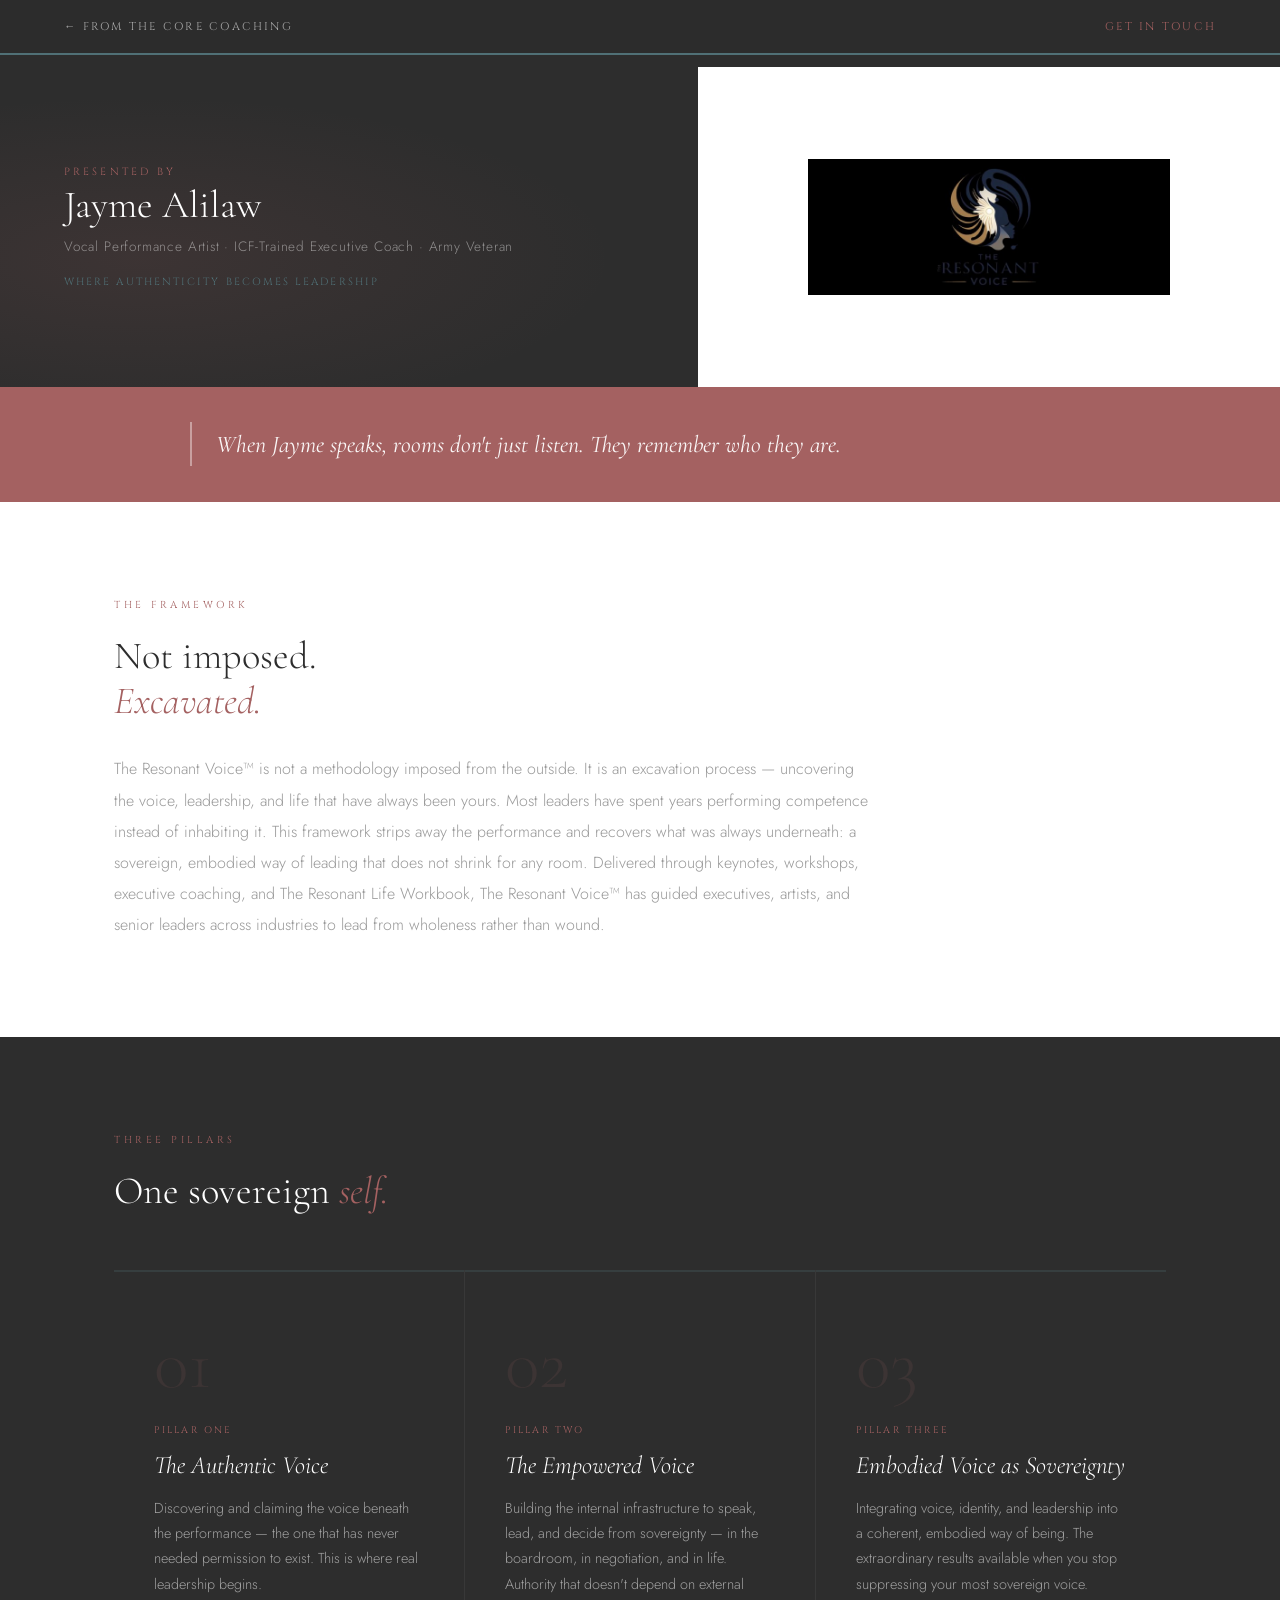
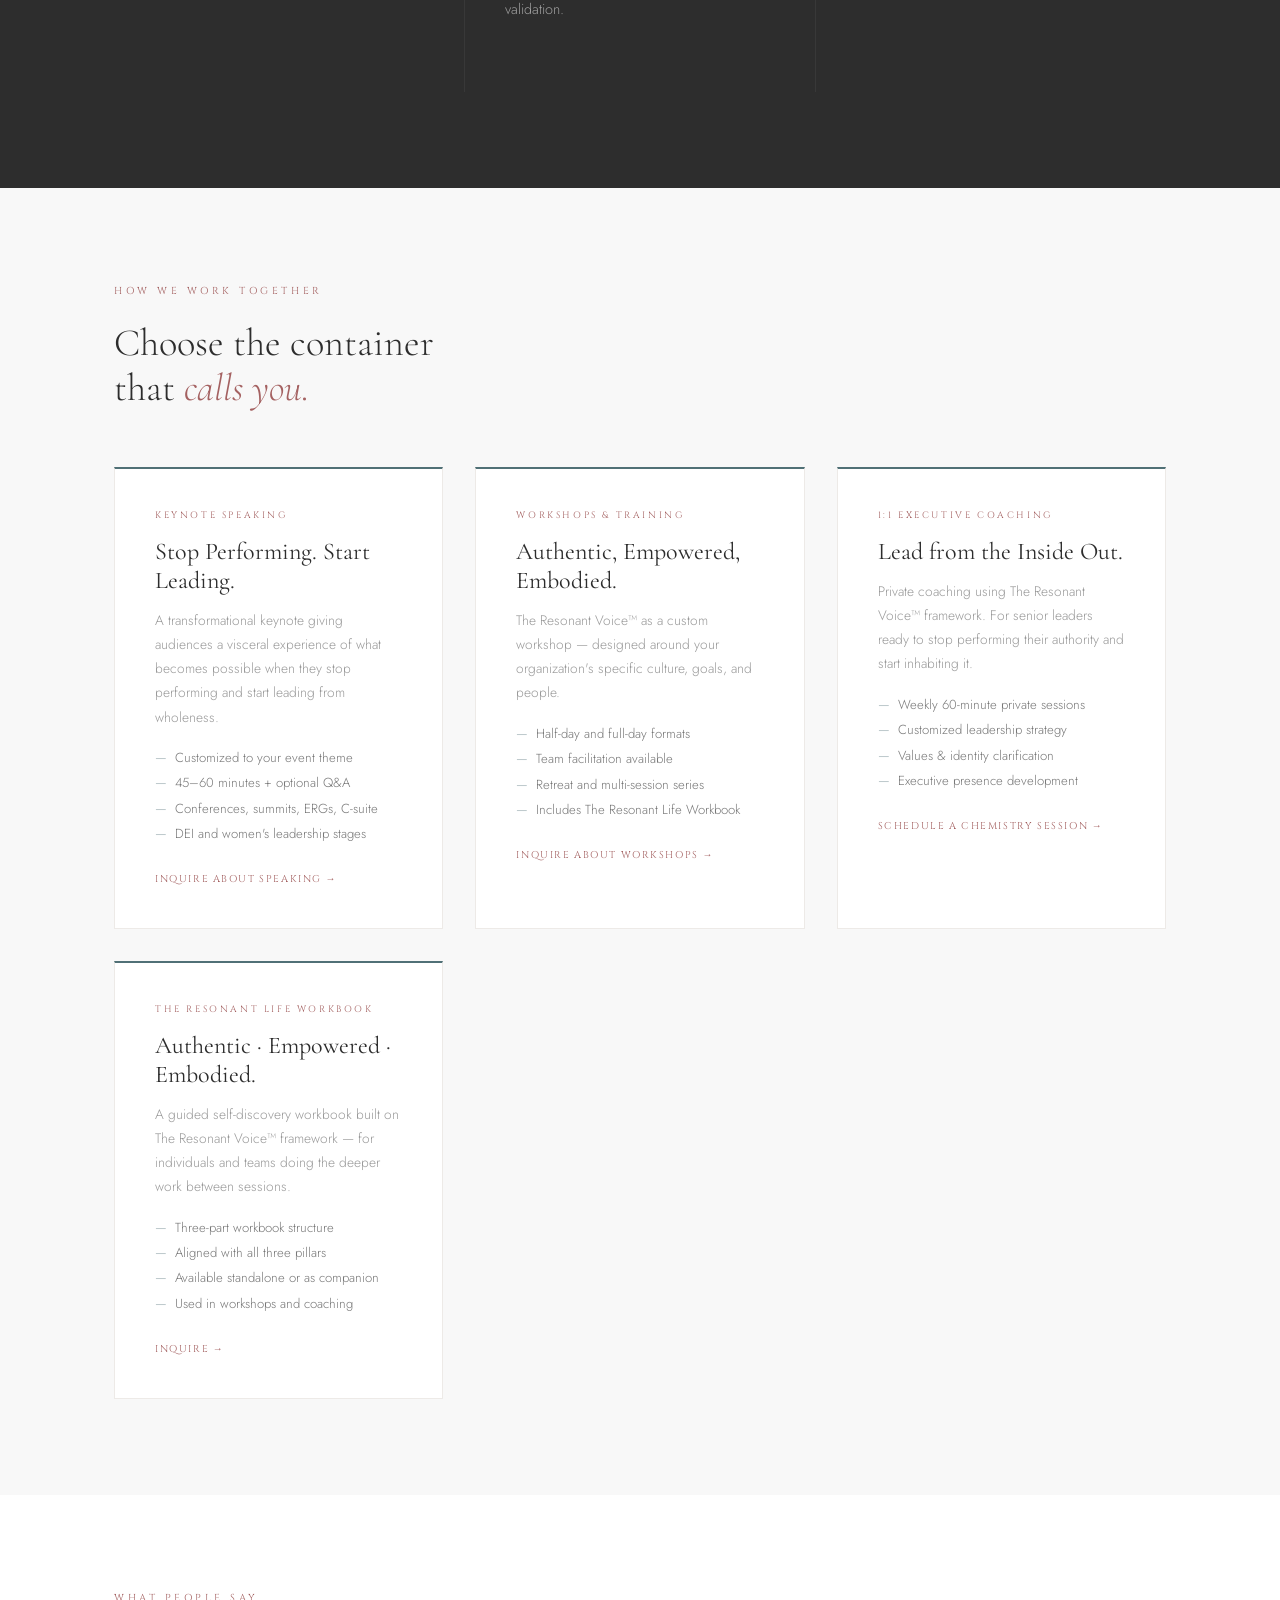
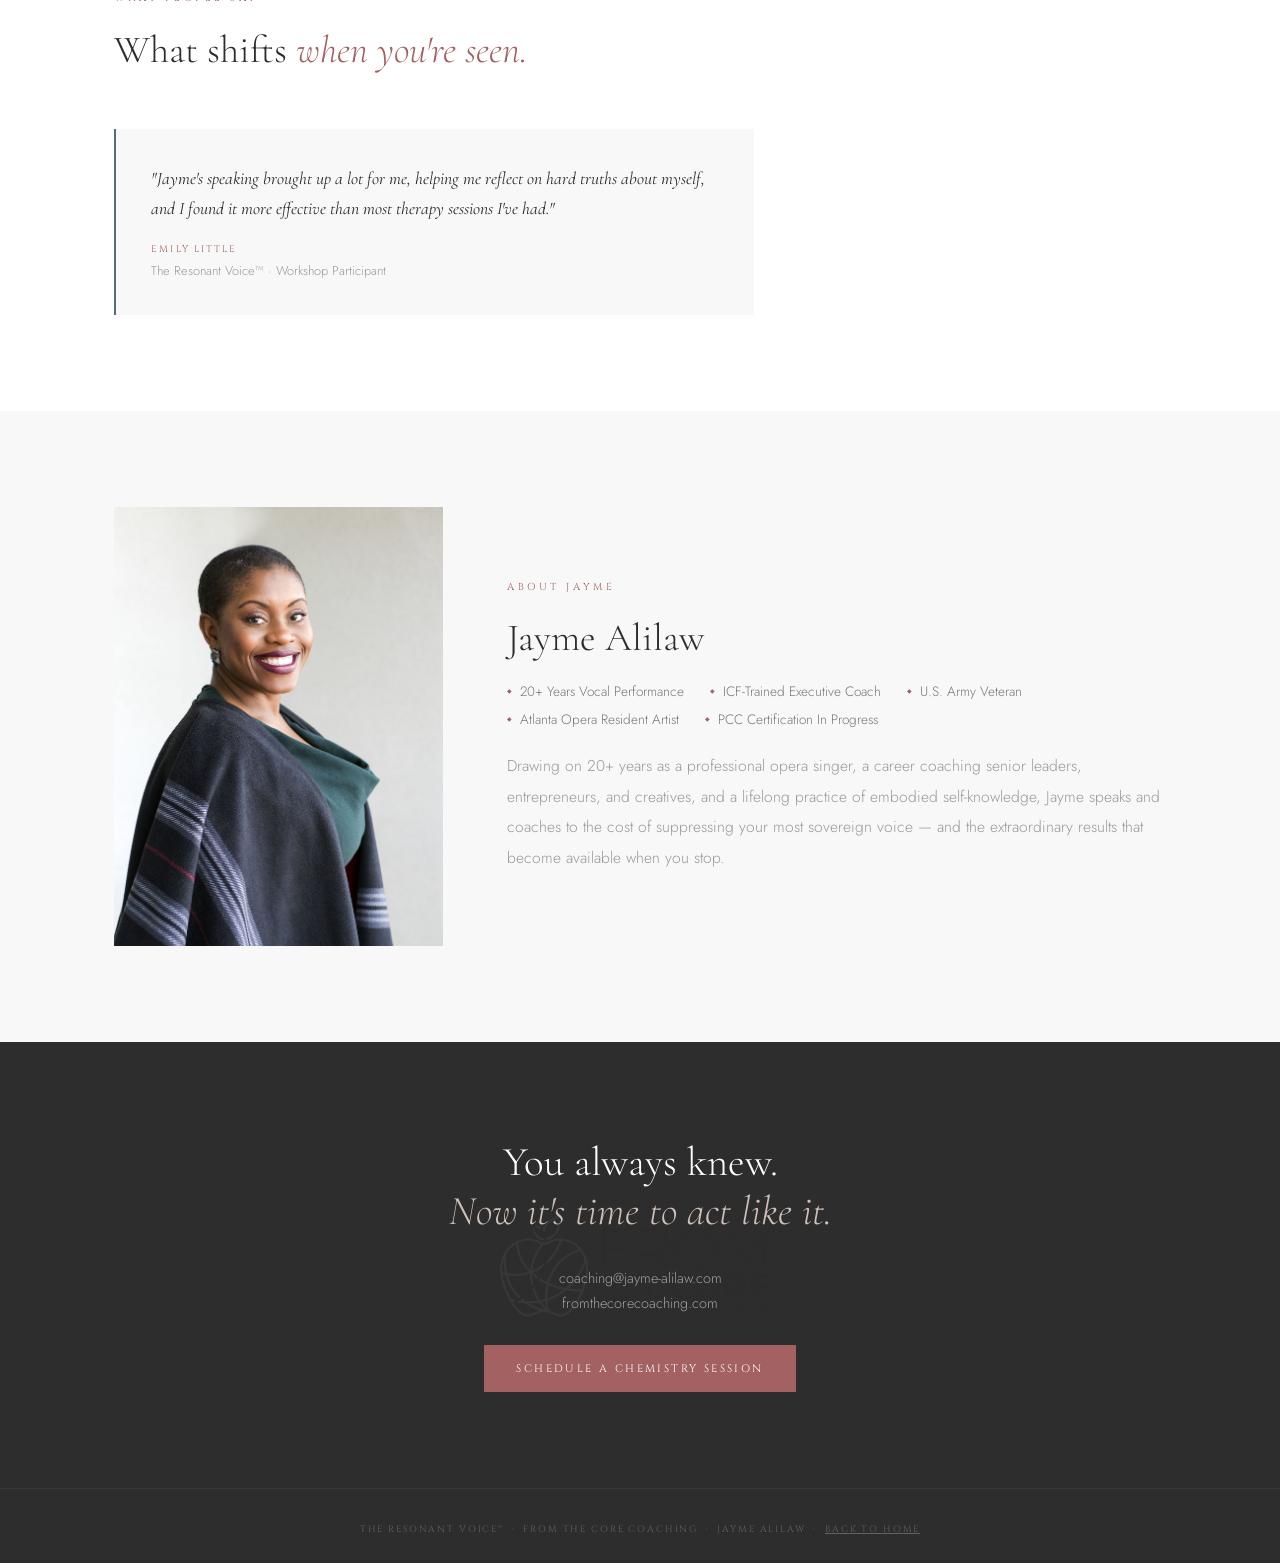
<file: resonant-voice.html>
<!DOCTYPE html>
<html lang="en">
<head>
<meta charset="UTF-8">
<meta name="viewport" content="width=device-width, initial-scale=1.0">
<title>The Resonant Voice™ — Jayme Alilaw</title>
<meta name="description" content="The Resonant Voice™ is Jayme Alilaw's framework for authentic leadership through embodied presence — three pillars, one sovereign self.">
<link rel="canonical" href="https://fromthecorecoaching.com/resonant-voice.html">
<link rel="icon" href="assets/apple-mark.png" type="image/png">
<link rel="preconnect" href="https://fonts.googleapis.com">
<link rel="preconnect" href="https://fonts.gstatic.com" crossorigin>
<link href="https://fonts.googleapis.com/css2?family=Cormorant+Garamond:ital,wght@0,300;0,400;0,500;1,300;1,400&family=Cinzel:wght@400;500&family=Jost:wght@300;400;500&display=swap" rel="stylesheet">
<link rel="stylesheet" href="css/tokens.css">
<link rel="stylesheet" href="css/main.css">
</head>
<body>

<nav class="rv-subnav">
  <a href="index.html" class="rv-subnav-back">← From The Core Coaching</a>
  <a href="#contact-cta" class="rv-subnav-cta">Get In Touch</a>
</nav>

<!-- HERO -->
<section class="rv-hero">
  <div class="rv-hero-copy">
    <span class="rv-hero-eyebrow">Presented by</span>
    <div class="rv-hero-name">Jayme Alilaw</div>
    <div class="rv-hero-cred">Vocal Performance Artist · ICF-Trained Executive Coach · Army Veteran</div>
    <div class="rv-hero-tag">Where authenticity becomes leadership</div>
  </div>
  <div class="rv-hero-logo-panel">
    <img src="assets/rv-logo.png" alt="The Resonant Voice">
  </div>
</section>

<!-- PULL QUOTE -->
<section class="pull-quote-band">
  <div class="pull-quote-inner">
    <div class="pull-quote-bar"></div>
    <p class="pull-quote-text">When Jayme speaks, rooms don't just listen. They remember who they are.</p>
  </div>
</section>

<!-- FRAMEWORK -->
<section class="rv-framework-section">
  <div class="container">
    <span class="eyebrow">The Framework</span>
    <h2 class="section-heading">Not imposed.<br><em>Excavated.</em></h2>
    <p>The Resonant Voice™ is not a methodology imposed from the outside. It is an excavation process — uncovering the voice, leadership, and life that have always been yours. Most leaders have spent years performing competence instead of inhabiting it. This framework strips away the performance and recovers what was always underneath: a sovereign, embodied way of leading that does not shrink for any room. Delivered through keynotes, workshops, executive coaching, and The Resonant Life Workbook, The Resonant Voice™ has guided executives, artists, and senior leaders across industries to lead from wholeness rather than wound.</p>
  </div>
</section>

<!-- THREE PILLARS -->
<section class="rv-pillars-section">
  <div class="container">
    <span class="eyebrow">Three Pillars</span>
    <h2 class="section-heading">One sovereign <em>self.</em></h2>
    <div class="pillars-grid">
      <div class="pillar-tile with-desc">
        <div class="pillar-num">01</div>
        <span class="pillar-label">Pillar One</span>
        <h3 class="pillar-title">The Authentic Voice</h3>
        <p class="pillar-desc">Discovering and claiming the voice beneath the performance — the one that has never needed permission to exist. This is where real leadership begins.</p>
      </div>
      <div class="pillar-tile with-desc">
        <div class="pillar-num">02</div>
        <span class="pillar-label">Pillar Two</span>
        <h3 class="pillar-title">The Empowered Voice</h3>
        <p class="pillar-desc">Building the internal infrastructure to speak, lead, and decide from sovereignty — in the boardroom, in negotiation, and in life. Authority that doesn't depend on external validation.</p>
      </div>
      <div class="pillar-tile with-desc">
        <div class="pillar-num">03</div>
        <span class="pillar-label">Pillar Three</span>
        <h3 class="pillar-title">Embodied Voice as Sovereignty</h3>
        <p class="pillar-desc">Integrating voice, identity, and leadership into a coherent, embodied way of being. The extraordinary results available when you stop suppressing your most sovereign voice.</p>
      </div>
    </div>
  </div>
</section>

<!-- HOW WE WORK TOGETHER -->
<section class="work-together-section">
  <div class="container">
    <span class="eyebrow">How We Work Together</span>
    <h2 class="section-heading">Choose the container<br>that <em>calls you.</em></h2>
    <div class="work-together-grid">
      <div class="work-card">
        <span class="offer-kicker">Keynote Speaking</span>
        <h3>Stop Performing. Start Leading.</h3>
        <p>A transformational keynote giving audiences a visceral experience of what becomes possible when they stop performing and start leading from wholeness.</p>
        <ul>
          <li><span>—</span>Customized to your event theme</li>
          <li><span>—</span>45–60 minutes + optional Q&amp;A</li>
          <li><span>—</span>Conferences, summits, ERGs, C-suite</li>
          <li><span>—</span>DEI and women's leadership stages</li>
        </ul>
        <a href="mailto:coaching@jayme-alilaw.com">Inquire About Speaking →</a>
      </div>
      <div class="work-card">
        <span class="offer-kicker">Workshops &amp; Training</span>
        <h3>Authentic, Empowered, Embodied.</h3>
        <p>The Resonant Voice™ as a custom workshop — designed around your organization's specific culture, goals, and people.</p>
        <ul>
          <li><span>—</span>Half-day and full-day formats</li>
          <li><span>—</span>Team facilitation available</li>
          <li><span>—</span>Retreat and multi-session series</li>
          <li><span>—</span>Includes The Resonant Life Workbook</li>
        </ul>
        <a href="mailto:coaching@jayme-alilaw.com">Inquire About Workshops →</a>
      </div>
      <div class="work-card">
        <span class="offer-kicker">1:1 Executive Coaching</span>
        <h3>Lead from the Inside Out.</h3>
        <p>Private coaching using The Resonant Voice™ framework. For senior leaders ready to stop performing their authority and start inhabiting it.</p>
        <ul>
          <li><span>—</span>Weekly 60-minute private sessions</li>
          <li><span>—</span>Customized leadership strategy</li>
          <li><span>—</span>Values &amp; identity clarification</li>
          <li><span>—</span>Executive presence development</li>
        </ul>
        <a href="https://calendly.com/jaymealilaw/chemistry-session" target="_blank" rel="noopener">Schedule a Chemistry Session →</a>
      </div>
      <div class="work-card">
        <span class="offer-kicker">The Resonant Life Workbook</span>
        <h3>Authentic · Empowered · Embodied.</h3>
        <p>A guided self-discovery workbook built on The Resonant Voice™ framework — for individuals and teams doing the deeper work between sessions.</p>
        <ul>
          <li><span>—</span>Three-part workbook structure</li>
          <li><span>—</span>Aligned with all three pillars</li>
          <li><span>—</span>Available standalone or as companion</li>
          <li><span>—</span>Used in workshops and coaching</li>
        </ul>
        <a href="mailto:coaching@jayme-alilaw.com">Inquire →</a>
      </div>
    </div>
  </div>
</section>

<!-- WHAT PEOPLE SAY -->
<section class="rv-testimonial-section">
  <div class="container">
    <span class="eyebrow">What People Say</span>
    <h2 class="section-heading">What shifts <em>when you're seen.</em></h2>
    <div class="rv-testimonial-card">
      <p>"Jayme's speaking brought up a lot for me, helping me reflect on hard truths about myself, and I found it more effective than most therapy sessions I've had."</p>
      <div class="carousel-name">Emily Little</div>
      <div class="carousel-role">The Resonant Voice™ · Workshop Participant</div>
    </div>
  </div>
</section>

<!-- ABOUT JAYME -->
<section class="rv-about-section">
  <div class="container">
    <div class="rv-about-grid">
      <img src="assets/rv-portrait.jpg" alt="Jayme Alilaw">
      <div>
        <span class="eyebrow">About Jayme</span>
        <h2 class="section-heading" style="margin-bottom:1.2rem;">Jayme Alilaw</h2>
        <div class="rv-about-creds">
          <div><span>◆</span>20+ Years Vocal Performance</div>
          <div><span>◆</span>ICF-Trained Executive Coach</div>
          <div><span>◆</span>U.S. Army Veteran</div>
          <div><span>◆</span>Atlanta Opera Resident Artist</div>
          <div><span>◆</span>PCC Certification In Progress</div>
        </div>
        <p class="body-copy" style="margin:0;">Drawing on 20+ years as a professional opera singer, a career coaching senior leaders, entrepreneurs, and creatives, and a lifelong practice of embodied self-knowledge, Jayme speaks and coaches to the cost of suppressing your most sovereign voice — and the extraordinary results that become available when you stop.</p>
      </div>
    </div>
  </div>
</section>

<!-- CTA -->
<section id="contact-cta" class="rv-cta-section cta-section" style="text-align:center;">
  <div class="cta-watermark" style="background-image:url('assets/logo-lockup.png');"></div>
  <div class="container">
    <h2>You always knew.<br><em>Now it's time to act like it.</em></h2>
    <div class="rv-cta-links">
      <a href="mailto:coaching@jayme-alilaw.com">coaching@jayme-alilaw.com</a>
      <a href="https://www.fromthecorecoaching.com">fromthecorecoaching.com</a>
    </div>
    <a href="https://calendly.com/jaymealilaw/chemistry-session" target="_blank" rel="noopener" class="btn-solid-rose" style="display:inline-block; width:auto;">Schedule a Chemistry Session</a>
  </div>
</section>

<!-- FOOTER -->
<footer class="rv-footer">
  <span>The Resonant Voice™ &nbsp;·&nbsp; From The Core Coaching &nbsp;·&nbsp; Jayme Alilaw &nbsp;·&nbsp; <a href="index.html">Back to Home</a></span>
</footer>

</body>
</html>
</file>
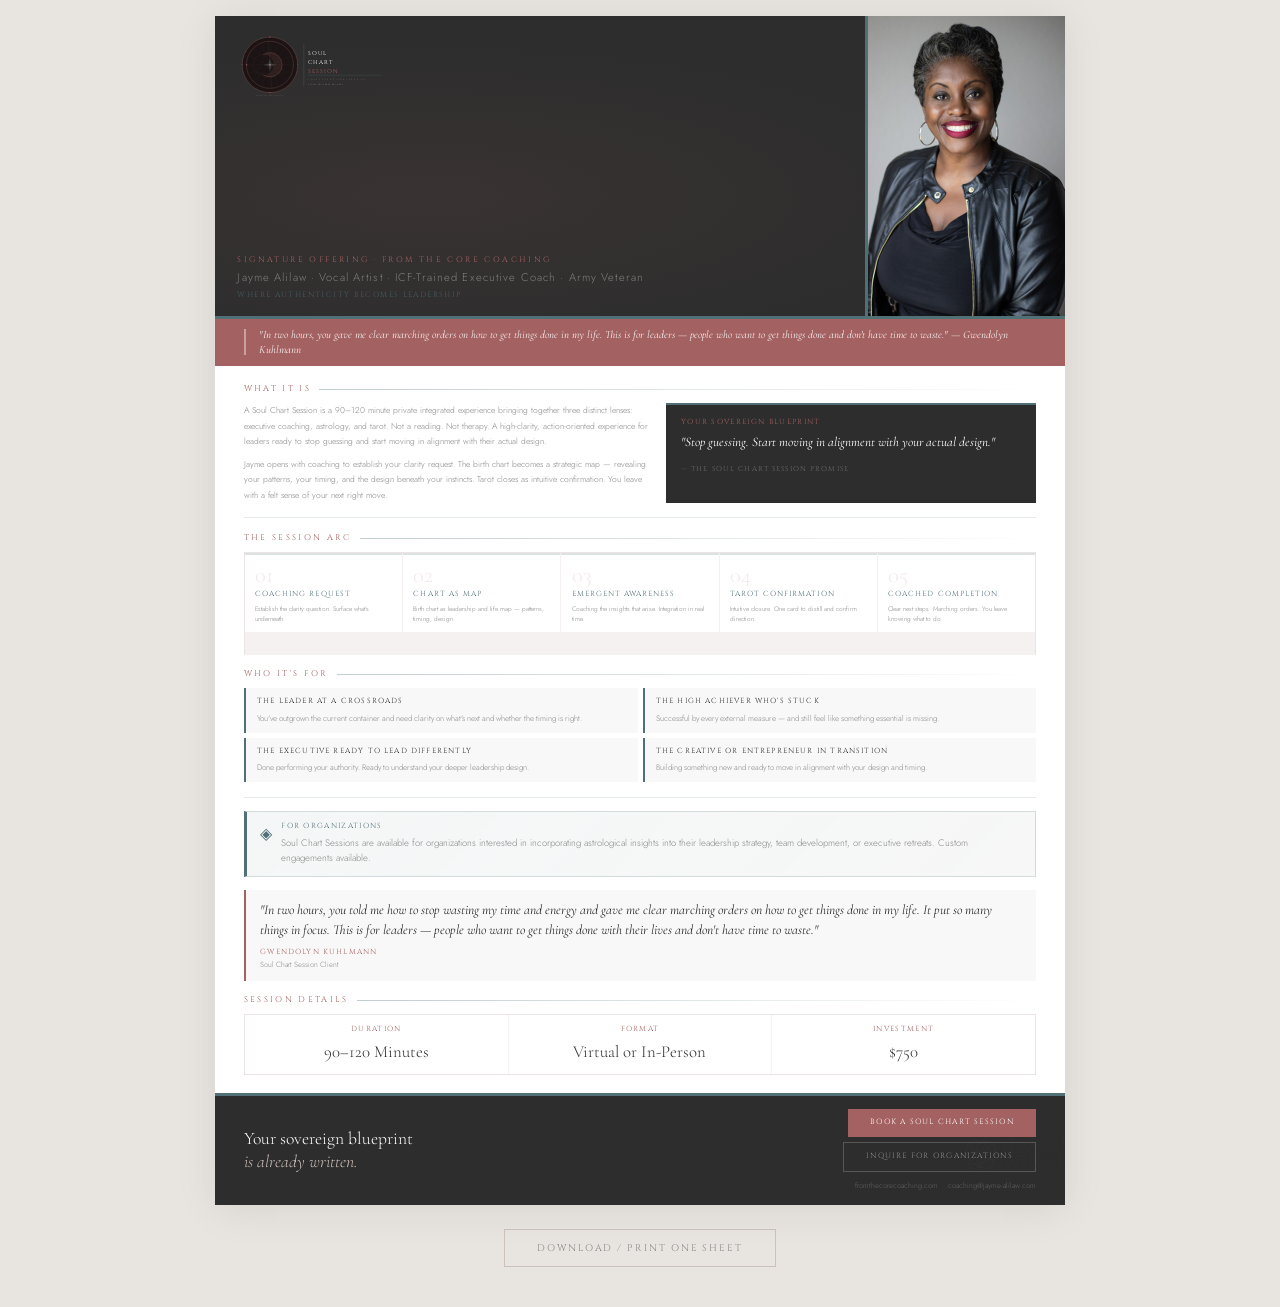
<file: soul-chart-one-sheet.html>
<!DOCTYPE html>
<html lang="en">
<head>
<meta charset="UTF-8">
<meta name="viewport" content="width=device-width, initial-scale=1.0">
<title>Soul Chart Session — One Sheet</title>
<link href="https://fonts.googleapis.com/css2?family=Cormorant+Garamond:ital,wght@0,300;0,400;0,500;1,300;1,400&family=Cinzel:wght@400;500&family=Jost:wght@300;400;500&display=swap" rel="stylesheet">
<style>
*, *::before, *::after { box-sizing: border-box; margin: 0; padding: 0; }
:root {
  --charcoal: #2d2d2d;
  --rose: #a46161;
  --taupe: #a18f80;
  --blush: #cebfb8;
  --teal: #507076;
  --warm-white: #f8f8f8;
  --white: #ffffff;
  --text: #2d2d2d;
  --text-light: #888;
}

@media print {
  body { -webkit-print-color-adjust: exact; print-color-adjust: exact; }
  .no-print { display: none; }
  .page { box-shadow: none; }
  @page { size: letter; margin: 0; }
}

body {
  font-family: 'Jost', sans-serif;
  background: var(--warm-white);
  color: var(--text);
  font-size: 10.5px;
  line-height: 1.55;
}

.page {
  max-width: 850px;
  margin: 0 auto;
  background: var(--white);
  box-shadow: 0 4px 40px rgba(0,0,0,0.08);
}

/* ── HEADER — fixed two-col, photo constrained ── */
.header {
  background: var(--charcoal);
  display: grid;
  grid-template-columns: 1fr 200px;
  border-bottom: 3px solid var(--teal);
  position: relative;
  overflow: hidden;
  align-items: stretch;
  min-height: 0;
}
.header::before {
  content: '';
  position: absolute; inset: 0;
  background: radial-gradient(ellipse at 25% 60%, rgba(164,97,97,0.1) 0%, transparent 60%);
  pointer-events: none;
}
.header-left {
  padding: 0.9rem 1.4rem;
  display: flex;
  flex-direction: column;
  justify-content: space-between;
  position: relative; z-index: 1;
  overflow: hidden;
}
.header-soul-logo {
  width: 160px;
  max-width: 100%;
  margin-bottom: 0.4rem;
  display: block;
}
.header-soul-logo svg { width: 100%; height: auto; }
.header-meta {
  display: flex;
  flex-direction: column;
  gap: 3px;
}
.header-offering-label {
  font-family: 'Cinzel', serif;
  font-size: 0.5rem;
  letter-spacing: 0.3em;
  text-transform: uppercase;
  color: var(--rose);
  display: block;
}
.header-presenter {
  font-family: 'Jost', sans-serif;
  font-size: 0.7rem;
  font-weight: 300;
  letter-spacing: 0.1em;
  color: rgba(255,255,255,0.38);
}
.header-tagline {
  font-family: 'Cinzel', serif;
  font-size: 0.48rem;
  letter-spacing: 0.18em;
  text-transform: uppercase;
  color: rgba(80,112,118,0.7);
}

/* Photo — strictly contained, no overflow */
.header-photo-wrap {
  width: 200px;
  overflow: hidden;
  border-left: 3px solid var(--teal);
  flex-shrink: 0;
  display: flex;
  align-items: flex-start;
}
.header-photo {
  width: 200px;
  height: 100%;
  object-fit: cover;
  object-position: center top;
  display: block;
}

/* ── INTRO BAND ── */
.intro-band {
  background: var(--rose);
  padding: 0.5rem 1.8rem;
  display: flex;
  align-items: center;
  gap: 0.8rem;
}
.intro-band-bar { width: 2px; height: 26px; background: rgba(255,255,255,0.4); flex-shrink: 0; }
.intro-band-text {
  font-family: 'Cormorant Garamond', serif;
  font-size: 11px;
  font-style: italic;
  color: rgba(255,255,255,0.92);
  line-height: 1.4;
}

/* ── BODY ── */
.body { padding: 1.1rem 1.8rem; display: flex; flex-direction: column; gap: 0.85rem; }

/* ── SECTION TITLE ── */
.sec {
  font-family: 'Cinzel', serif;
  font-size: 0.52rem;
  letter-spacing: 0.28em;
  text-transform: uppercase;
  color: var(--rose);
  display: flex;
  align-items: center;
  gap: 8px;
  margin-bottom: 7px;
}
.sec::after {
  content: '';
  flex: 1; height: 1px;
  background: linear-gradient(to right, rgba(80,112,118,0.35), transparent);
}

/* ── WHAT IT IS ── */
.what-grid {
  display: grid;
  grid-template-columns: 1.1fr 1fr;
  gap: 1rem;
  padding-bottom: 0.9rem;
  border-bottom: 1px solid rgba(80,112,118,0.15);
}
.what-text { font-size: 8.5px; font-weight: 300; line-height: 1.8; color: var(--text-light); }
.what-text p + p { margin-top: 0.5rem; }
.what-card {
  background: var(--charcoal);
  padding: 0.75rem 0.9rem;
  border-top: 2px solid var(--teal);
}
.what-card-label {
  font-family: 'Cinzel', serif;
  font-size: 0.46rem;
  letter-spacing: 0.18em;
  text-transform: uppercase;
  color: var(--rose);
  display: block; margin-bottom: 0.25rem;
}
.what-card-quote {
  font-family: 'Cormorant Garamond', serif;
  font-size: 0.82rem;
  font-style: italic;
  color: var(--white);
  line-height: 1.5;
  margin-bottom: 0.5rem;
}
.what-card-attr {
  font-family: 'Cinzel', serif;
  font-size: 0.44rem;
  letter-spacing: 0.16em;
  text-transform: uppercase;
  color: rgba(255,255,255,0.3);
}

/* ── SESSION ARC ── */
.arc-grid {
  display: grid;
  grid-template-columns: repeat(5, 1fr);
  gap: 1px;
  background: rgba(161,143,128,0.12);
  border: 1px solid rgba(161,143,128,0.12);
  padding-bottom: 1.4rem;
  border-bottom: none;
  margin-bottom: 0;
}
.arc-step { background: var(--white); padding: 0.55rem 0.65rem; border-top: 2px solid rgba(80,112,118,0.2); }
.arc-num {
  font-family: 'Cormorant Garamond', serif;
  font-size: 1.4rem; font-weight: 300;
  color: rgba(164,97,97,0.14); line-height: 1; margin-bottom: 0.2rem;
}
.arc-name {
  font-family: 'Cinzel', serif;
  font-size: 0.46rem; letter-spacing: 0.14em;
  text-transform: uppercase; color: var(--teal);
  display: block; margin-bottom: 0.2rem;
}
.arc-desc { font-size: 6.5px; font-weight: 300; color: var(--text-light); line-height: 1.5; }

/* ── WHO IT'S FOR ── */
.for-grid {
  display: grid;
  grid-template-columns: 1fr 1fr;
  gap: 5px;
  padding-bottom: 0.9rem;
  border-bottom: 1px solid rgba(80,112,118,0.15);
}
.for-item {
  padding: 0.5rem 0.7rem;
  background: var(--warm-white);
  border-left: 2px solid var(--teal);
  font-size: 8px; font-weight: 300; color: var(--text-light); line-height: 1.6;
}
.for-item strong {
  display: block;
  font-family: 'Cinzel', serif;
  font-size: 0.46rem; letter-spacing: 0.16em;
  text-transform: uppercase; color: var(--charcoal);
  font-weight: 400; margin-bottom: 0.25rem;
}

/* ── ORG NOTE ── */
.org-note {
  background: linear-gradient(135deg, rgba(80,112,118,0.06) 0%, rgba(45,45,45,0.04) 100%);
  padding: 0.55rem 0.8rem;
  border: 1px solid rgba(80,112,118,0.2);
  border-left: 3px solid var(--teal);
  display: flex; align-items: flex-start; gap: 0.6rem;
}
.org-note-icon { font-size: 1rem; color: var(--teal); flex-shrink: 0; margin-top: 1px; }
.org-note-label {
  font-family: 'Cinzel', serif; font-size: 0.46rem;
  letter-spacing: 0.18em; text-transform: uppercase; color: var(--teal);
  display: block; margin-bottom: 0.2rem;
}
.org-note-text { font-size: 9.5px; font-weight: 300; color: var(--text-light); line-height: 1.65; }

/* ── TESTIMONIAL ── */
.testi {
  padding: 0.6rem 0.9rem;
  background: var(--warm-white);
  border-left: 2px solid var(--rose);
}
.testi-text {
  font-family: 'Cormorant Garamond', serif;
  font-size: 0.85rem; font-style: italic;
  color: var(--charcoal); line-height: 1.5; margin-bottom: 0.4rem;
}
.testi-author {
  font-family: 'Cinzel', serif;
  font-size: 0.46rem; letter-spacing: 0.16em;
  text-transform: uppercase; color: var(--rose);
}
.testi-role { font-size: 7.5px; font-weight: 300; color: var(--text-light); margin-top: 1px; }

/* ── DETAILS ── */
.details-row {
  display: grid;
  grid-template-columns: repeat(3, 1fr);
  gap: 1px;
  background: rgba(161,143,128,0.12);
  border: 1px solid rgba(161,143,128,0.12);
}
.detail { background: var(--white); padding: 0.55rem 0.8rem; text-align: center; }
.detail-label {
  font-family: 'Cinzel', serif; font-size: 0.46rem;
  letter-spacing: 0.18em; text-transform: uppercase;
  color: var(--rose); display: block; margin-bottom: 0.25rem;
}
.detail-value {
  font-family: 'Cormorant Garamond', serif;
  font-size: 1.05rem; font-weight: 300; color: var(--charcoal);
}

/* ── CTA FOOTER ── */
.cta-footer {
  background: var(--charcoal);
  padding: 0.85rem 1.8rem;
  display: grid;
  grid-template-columns: 1fr auto;
  align-items: center;
  gap: 1.5rem;
  border-top: 3px solid var(--teal);
  position: relative; overflow: hidden;
}
.cta-footer::before {
  content: '';
  position: absolute; inset: 0;
  background: url("assets/logo-lockup.png") right center/100px no-repeat;
  opacity: 0.04;
}
.cta-headline {
  font-family: 'Cormorant Garamond', serif;
  font-size: 1.1rem; font-weight: 300; color: var(--white);
  line-height: 1.3; position: relative;
}
.cta-headline em { font-style: italic; color: var(--blush); }
.cta-buttons { display: flex; flex-direction: column; gap: 5px; align-items: flex-end; position: relative; }
.cta-btn {
  display: inline-block; padding: 0.5rem 1.4rem;
  background: var(--rose); color: var(--white);
  font-family: 'Cinzel', serif; font-size: 0.48rem;
  letter-spacing: 0.16em; text-transform: uppercase; text-decoration: none;
}
.cta-btn.secondary {
  background: transparent;
  border: 1px solid rgba(255,255,255,0.2);
  color: rgba(255,255,255,0.45);
}
.cta-contact { font-size: 7.5px; font-weight: 300; color: rgba(255,255,255,0.25); text-align: right; margin-top: 3px; }

/* Print button */
.print-btn {
  display: block;
  margin: 1.5rem auto;
  padding: 0.7rem 2rem;
  background: transparent;
  border: 1px solid rgba(161,143,128,0.4);
  color: var(--text-light);
  font-family: 'Cinzel', serif;
  font-size: 0.6rem;
  letter-spacing: 0.2em;
  text-transform: uppercase;
  cursor: pointer;
  transition: all 0.3s;
}
.print-btn:hover { border-color: var(--rose); color: var(--rose); }

@media screen {
  body { padding: 1rem 0; background: #e8e4df; }
}
@media print {
  body { background: white; padding: 0; }
  .print-btn { display: none; }
}

@media print {
  body { font-size: 8.5px !important; line-height: 1.45 !important; }
  .body { padding: 0.7rem 1.4rem !important; gap: 0.6rem !important; }
  .header-soul-logo { width: 140px !important; margin-bottom: 0.3rem !important; }
  .header-left { padding: 0.7rem 1.2rem !important; }
  .intro-band { padding: 0.4rem 1.4rem !important; }
  .intro-band-text { font-size: 9px !important; }
  .what-text { font-size: 8px !important; }
  .what-card { padding: 0.6rem 0.8rem !important; }
  .what-card-quote { font-size: 0.78rem !important; }
  .arc-step { padding: 0.45rem 0.55rem !important; }
  .arc-num { font-size: 1.2rem !important; margin-bottom: 0.15rem !important; }
  .arc-desc { font-size: 6px !important; line-height: 1.4 !important; }
  .arc-name { font-size: 0.4rem !important; margin-bottom: 0.15rem !important; }
  .for-item { padding: 0.4rem 0.6rem !important; font-size: 7.5px !important; }
  .org-note { padding: 0.45rem 0.7rem !important; }
  .org-note-text { font-size: 8px !important; }
  .testi { padding: 0.5rem 0.8rem !important; }
  .testi-text { font-size: 0.78rem !important; line-height: 1.45 !important; }
  .detail { padding: 0.45rem 0.7rem !important; }
  .detail-value { font-size: 0.9rem !important; }
  .cta-footer { padding: 0.65rem 1.4rem !important; }
  .cta-headline { font-size: 0.95rem !important; }
  .what-grid { gap: 0.8rem !important; padding-bottom: 0.7rem !important; }
  .for-grid { gap: 4px !important; padding-bottom: 0.7rem !important; }
  .sec { margin-bottom: 4px !important; }
  .page { max-width: 100% !important; }
}
</style>
</head>
<body>

<div class="page">

  <!-- HEADER -->
  <div class="header">
    <div class="header-left">
      <div class="header-soul-logo"><svg width="100%" viewBox="0 0 680 300" role="img" xmlns="http://www.w3.org/2000/svg">
<defs>
  <style>
    .spoke { stroke: rgba(161,143,128,0.22); stroke-width: 0.6; fill: none; }
    .spoke-accent { stroke: rgba(80,112,118,0.45); stroke-width: 0.8; fill: none; }
    .triangle { fill: none; stroke: rgba(80,112,118,0.35); stroke-width: 0.7; }
    .outer-tick { stroke: rgba(161,143,128,0.28); stroke-width: 0.8; fill: none; }
    .ftcc { font-family: 'Cinzel', 'Palatino Linotype', serif; font-size: 7px; letter-spacing: 0.22em; fill: rgba(161,143,128,0.6); }

</style>
</defs>

<g transform="translate(140,148)">
  <circle r="118" fill="#1c1414"/>
  <circle r="118" fill="none" stroke="#a46161" stroke-width="1.4"/>
  <g class="outer-tick">
    <line x1="0" y1="-114" x2="0" y2="-108"/>
    <line x1="57" y1="-99" x2="54" y2="-93"/>
    <line x1="99" y1="-57" x2="93" y2="-54"/>
    <line x1="114" y1="0" x2="108" y2="0"/>
    <line x1="99" y1="57" x2="93" y2="54"/>
    <line x1="57" y1="99" x2="54" y2="93"/>
    <line x1="0" y1="114" x2="0" y2="108"/>
    <line x1="-57" y1="99" x2="-54" y2="93"/>
    <line x1="-99" y1="57" x2="-93" y2="54"/>
    <line x1="-114" y1="0" x2="-108" y2="0"/>
    <line x1="-99" y1="-57" x2="-93" y2="-54"/>
    <line x1="-57" y1="-99" x2="-54" y2="-93"/>
  </g>
  <circle r="100" fill="none" stroke="#a46161" stroke-width="1.1"/>
  <circle r="80" fill="none" stroke="rgba(80,112,118,0.2)" stroke-width="0.5"/>
  <circle r="58" fill="none" stroke="rgba(164,97,97,0.1)" stroke-width="0.4"/>
  <line x1="0" y1="-100" x2="0" y2="100" class="spoke"/>
  <line x1="-100" y1="0" x2="100" y2="0" class="spoke"/>
  <line x1="-71" y1="-71" x2="71" y2="71" class="spoke"/>
  <line x1="71" y1="-71" x2="-71" y2="71" class="spoke"/>
  <line x1="-38" y1="-92" x2="38" y2="92" class="spoke"/>
  <line x1="38" y1="-92" x2="-38" y2="92" class="spoke"/>
  <line x1="-92" y1="-38" x2="92" y2="38" class="spoke"/>
  <line x1="92" y1="-38" x2="-92" y2="38" class="spoke"/>
  <polygon points="0,-72  62,36  -62,36" class="triangle"/>
  <line x1="-8" y1="-100" x2="8" y2="100" class="spoke-accent"/>
  <polygon points="-103,0  -97,-4  -97,4" fill="#a46161"/>
  <circle cx="0" cy="-118" r="2.5" fill="#a46161"/>
  <circle cx="118" cy="0" r="2" fill="#507076"/>
  <circle cx="0" cy="118" r="2.5" fill="#a46161"/>
  <circle cx="-118" cy="0" r="2" fill="#507076"/>
  <path d="M -28,-44 A 52,52 0 1,1 -28,44 A 30,30 0 1,0 -28,-44 Z" fill="rgba(164,97,97,0.14)"/>
  <path d="M -28,-44 A 52,52 0 1,1 -28,44" fill="none" stroke="#a46161" stroke-width="1.3" stroke-linecap="round"/>
  <path d="M -28,-44 A 30,30 0 1,0 -28,44" fill="none" stroke="rgba(164,97,97,0.4)" stroke-width="0.7" stroke-linecap="round"/>
  <polygon points="0,-26  5,-5  26,0  5,5  0,26  -5,5  -26,0  -5,-5" fill="rgba(206,191,184,0.1)" stroke="rgba(206,191,184,0.35)" stroke-width="0.7"/>
  <polygon points="0,-17  3,-3  17,0  3,3  0,17  -3,3  -17,0  -3,-3" fill="rgba(80,112,118,0.18)" stroke="#507076" stroke-width="0.85"/>
  <circle r="4" fill="#a46161"/>
  <circle r="2" fill="#cebfb8"/>
  <text text-anchor="middle" x="0" y="132" class="ftcc">FROM THE CORE COACHING</text>
</g>

<line x1="284" y1="58" x2="284" y2="238" stroke="#507076" stroke-width="1.4"/>
<text x="302" y="108" font-family="'Cinzel', 'Palatino Linotype', serif" font-size="24" letter-spacing="0.18em" fill="#ffffff">SOUL</text>
<text x="302" y="146" font-family="'Cinzel', 'Palatino Linotype', serif" font-size="24" letter-spacing="0.18em" fill="#ffffff">CHART</text>
<text x="302" y="184" font-family="'Cinzel', 'Palatino Linotype', serif" font-size="24" letter-spacing="0.18em" fill="#a46161">SESSION</text>
<line x1="302" y1="192" x2="614" y2="192" stroke="#507076" stroke-width="0.9"/>
<text x="302" y="212" font-family="'Jost', Arial, sans-serif" font-size="7.5" letter-spacing="0.22em" font-weight="300" fill="#888">Y O U R   S O V E R E I G N   B L U E P R I N T</text>
<text x="302" y="232" font-family="'Jost', Arial, sans-serif" font-size="7" letter-spacing="0.18em" font-weight="300" fill="#aaa">A S T R O L O G Y   ·   C O A C H I N G   ·   T A R O T</text>
</svg></div>
      <div class="header-meta">
        <span class="header-offering-label">Signature Offering · From The Core Coaching</span>
        <span class="header-presenter">Jayme Alilaw · Vocal Artist · ICF-Trained Executive Coach · Army Veteran</span>
        <span class="header-tagline">Where authenticity becomes leadership</span>
      </div>
    </div>
    <div class="header-photo-wrap">
      <img class="header-photo" src="assets/contact-portrait.jpg" alt="Jayme Alilaw" />
    </div>
  </div>

  <!-- INTRO BAND -->
  <div class="intro-band">
    <div class="intro-band-bar"></div>
    <div class="intro-band-text">"In two hours, you gave me clear marching orders on how to get things done in my life. This is for leaders — people who want to get things done and don't have time to waste." — Gwendolyn Kuhlmann</div>
  </div>

  <!-- BODY -->
  <div class="body">

    <!-- WHAT IT IS -->
    <div>
      <div class="sec">What It Is</div>
      <div class="what-grid">
        <div class="what-text">
          <p>A Soul Chart Session is a 90–120 minute private integrated experience bringing together three distinct lenses: executive coaching, astrology, and tarot. Not a reading. Not therapy. A high-clarity, action-oriented experience for leaders ready to stop guessing and start moving in alignment with their actual design.</p>
          <p>Jayme opens with coaching to establish your clarity request. The birth chart becomes a strategic map — revealing your patterns, your timing, and the design beneath your instincts. Tarot closes as intuitive confirmation. You leave with a felt sense of your next right move.</p>
        </div>
        <div class="what-card">
          <span class="what-card-label">Your Sovereign Blueprint</span>
          <div class="what-card-quote">"Stop guessing. Start moving in alignment with your actual design."</div>
          <span class="what-card-attr">— The Soul Chart Session Promise</span>
        </div>
      </div>
    </div>

    <!-- SESSION ARC -->
    <div>
      <div class="sec">The Session Arc</div>
      <div class="arc-grid">
        <div class="arc-step">
          <div class="arc-num">01</div>
          <span class="arc-name">Coaching Request</span>
          <div class="arc-desc">Establish the clarity question. Surface what's underneath.</div>
        </div>
        <div class="arc-step">
          <div class="arc-num">02</div>
          <span class="arc-name">Chart as Map</span>
          <div class="arc-desc">Birth chart as leadership and life map — patterns, timing, design.</div>
        </div>
        <div class="arc-step">
          <div class="arc-num">03</div>
          <span class="arc-name">Emergent Awareness</span>
          <div class="arc-desc">Coaching the insights that arise. Integration in real time.</div>
        </div>
        <div class="arc-step">
          <div class="arc-num">04</div>
          <span class="arc-name">Tarot Confirmation</span>
          <div class="arc-desc">Intuitive closure. One card to distill and confirm direction.</div>
        </div>
        <div class="arc-step">
          <div class="arc-num">05</div>
          <span class="arc-name">Coached Completion</span>
          <div class="arc-desc">Clear next steps. Marching orders. You leave knowing what to do.</div>
        </div>
      </div>
    </div>

    <!-- WHO IT'S FOR -->
    <div>
      <div class="sec">Who It's For</div>
      <div class="for-grid">
        <div class="for-item">
          <strong>The Leader at a Crossroads</strong>
          You've outgrown the current container and need clarity on what's next and whether the timing is right.
        </div>
        <div class="for-item">
          <strong>The High Achiever Who's Stuck</strong>
          Successful by every external measure — and still feel like something essential is missing.
        </div>
        <div class="for-item">
          <strong>The Executive Ready to Lead Differently</strong>
          Done performing your authority. Ready to understand your deeper leadership design.
        </div>
        <div class="for-item">
          <strong>The Creative or Entrepreneur in Transition</strong>
          Building something new and ready to move in alignment with your design and timing.
        </div>
      </div>
    </div>

    <!-- ORG NOTE -->
    <div class="org-note">
      <span class="org-note-icon">◈</span>
      <div>
        <span class="org-note-label">For Organizations</span>
        <div class="org-note-text">Soul Chart Sessions are available for organizations interested in incorporating astrological insights into their leadership strategy, team development, or executive retreats. Custom engagements available.</div>
      </div>
    </div>

    <!-- TESTIMONIAL -->
    <div class="testi">
      <div class="testi-text">"In two hours, you told me how to stop wasting my time and energy and gave me clear marching orders on how to get things done in my life. It put so many things in focus. This is for leaders — people who want to get things done with their lives and don't have time to waste."</div>
      <div class="testi-author">Gwendolyn Kuhlmann</div>
      <div class="testi-role">Soul Chart Session Client</div>
    </div>

    <!-- DETAILS -->
    <div>
      <div class="sec">Session Details</div>
      <div class="details-row">
        <div class="detail">
          <span class="detail-label">Duration</span>
          <div class="detail-value">90–120 Minutes</div>
        </div>
        <div class="detail">
          <span class="detail-label">Format</span>
          <div class="detail-value">Virtual or In-Person</div>
        </div>
        <div class="detail">
          <span class="detail-label">Investment</span>
          <div class="detail-value">$750</div>
        </div>
      </div>
    </div>

  </div>

  <!-- CTA FOOTER -->
  <div class="cta-footer">
    <div>
      <div class="cta-headline">Your sovereign blueprint<br /><em>is already written.</em></div>
    </div>
    <div class="cta-buttons">
      <a href="https://calendly.com/jaymealilaw/soul-chart-session" class="cta-btn">Book a Soul Chart Session</a>
      <a href="mailto:coaching@jayme-alilaw.com" class="cta-btn secondary">Inquire for Organizations</a>
      <div class="cta-contact">fromthecorecoaching.com &nbsp;·&nbsp; coaching@jayme-alilaw.com</div>
    </div>
  </div>

</div>

<button class="print-btn no-print" onclick="window.print()">Download / Print One Sheet</button>

</body>
</html>
</file>
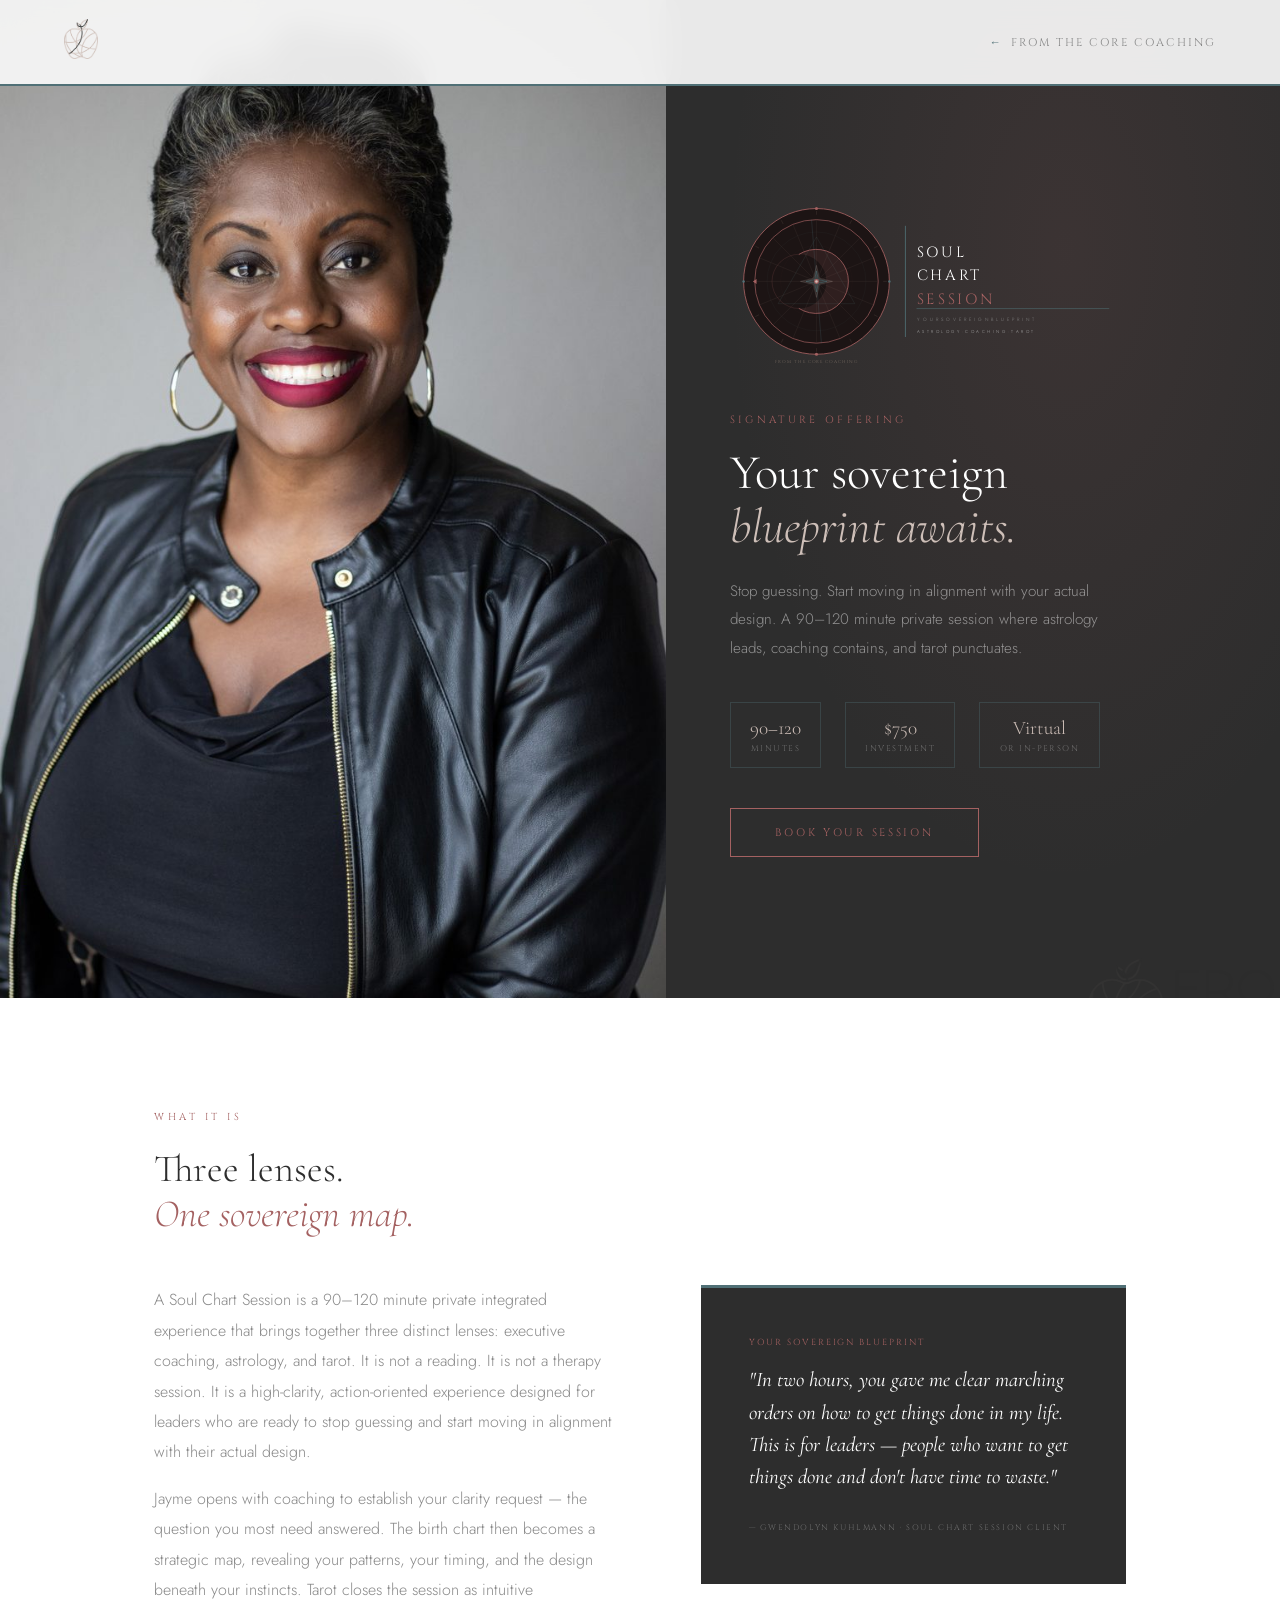
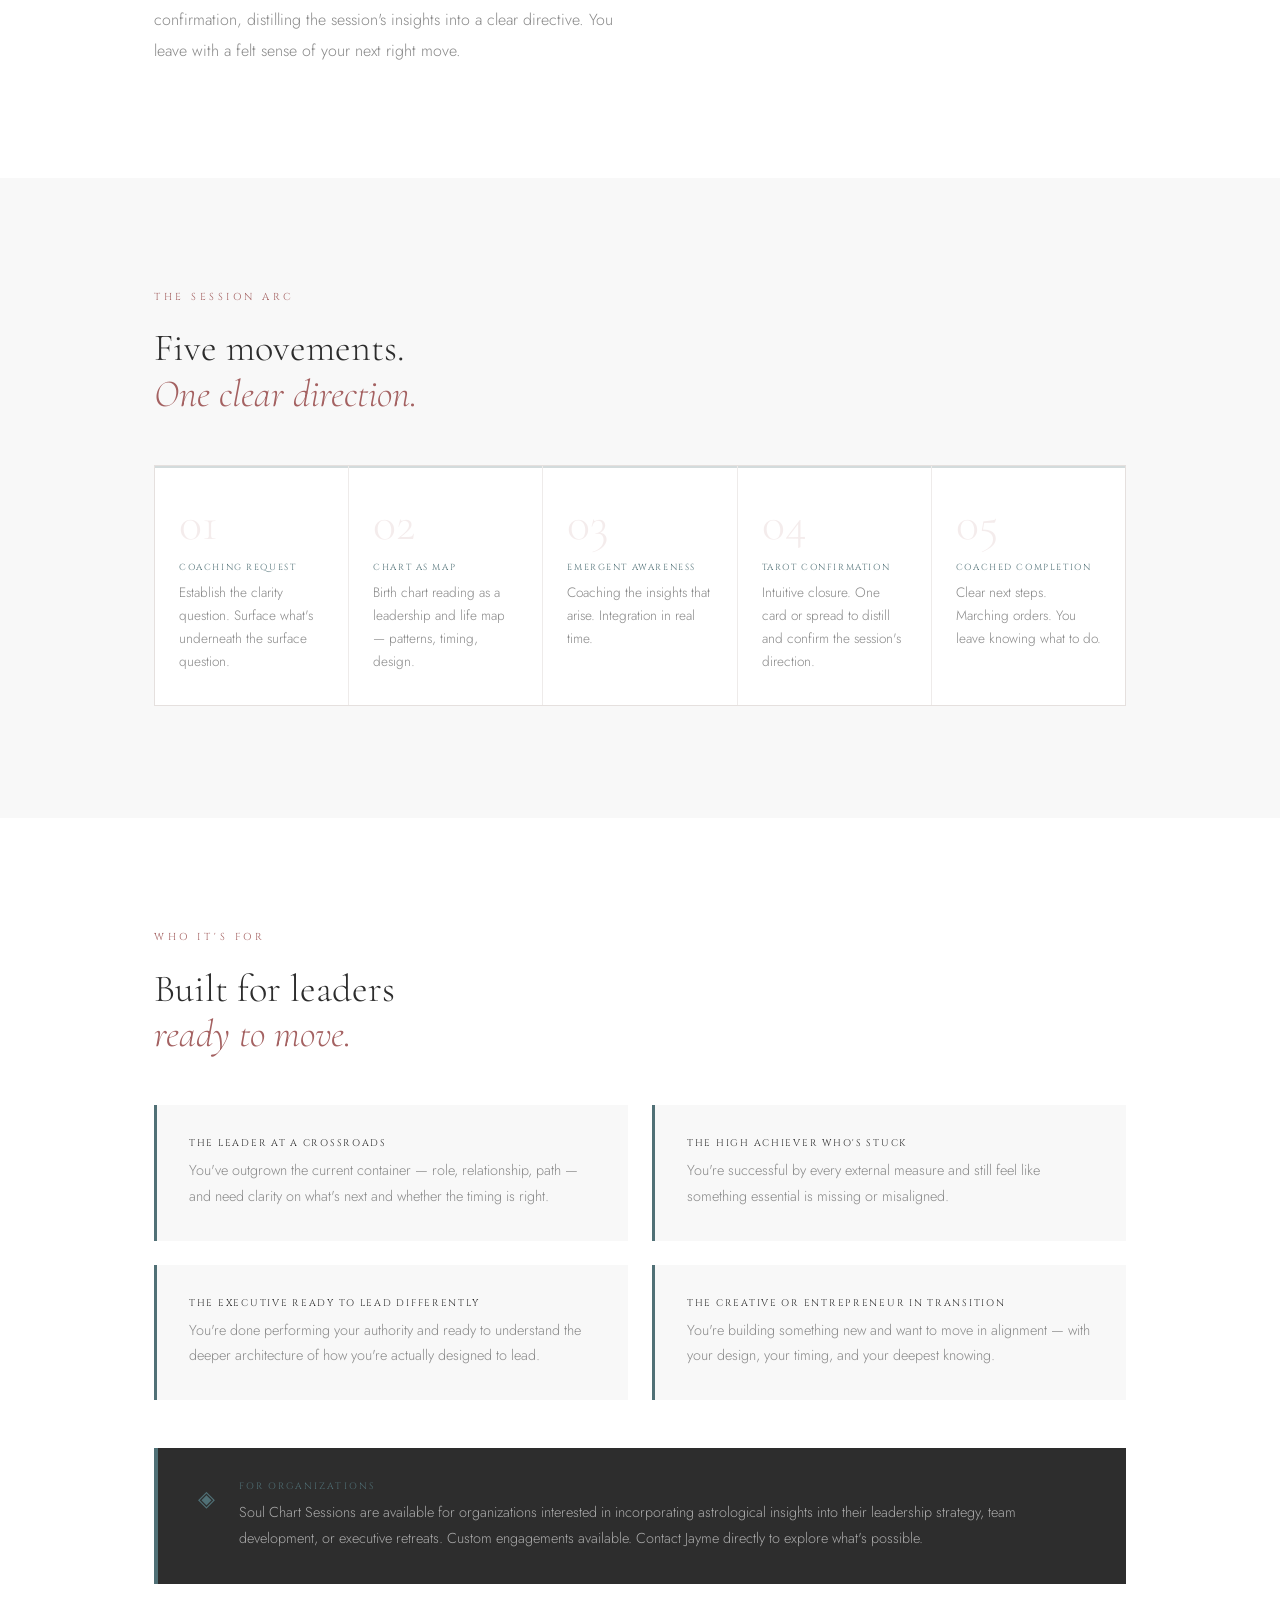
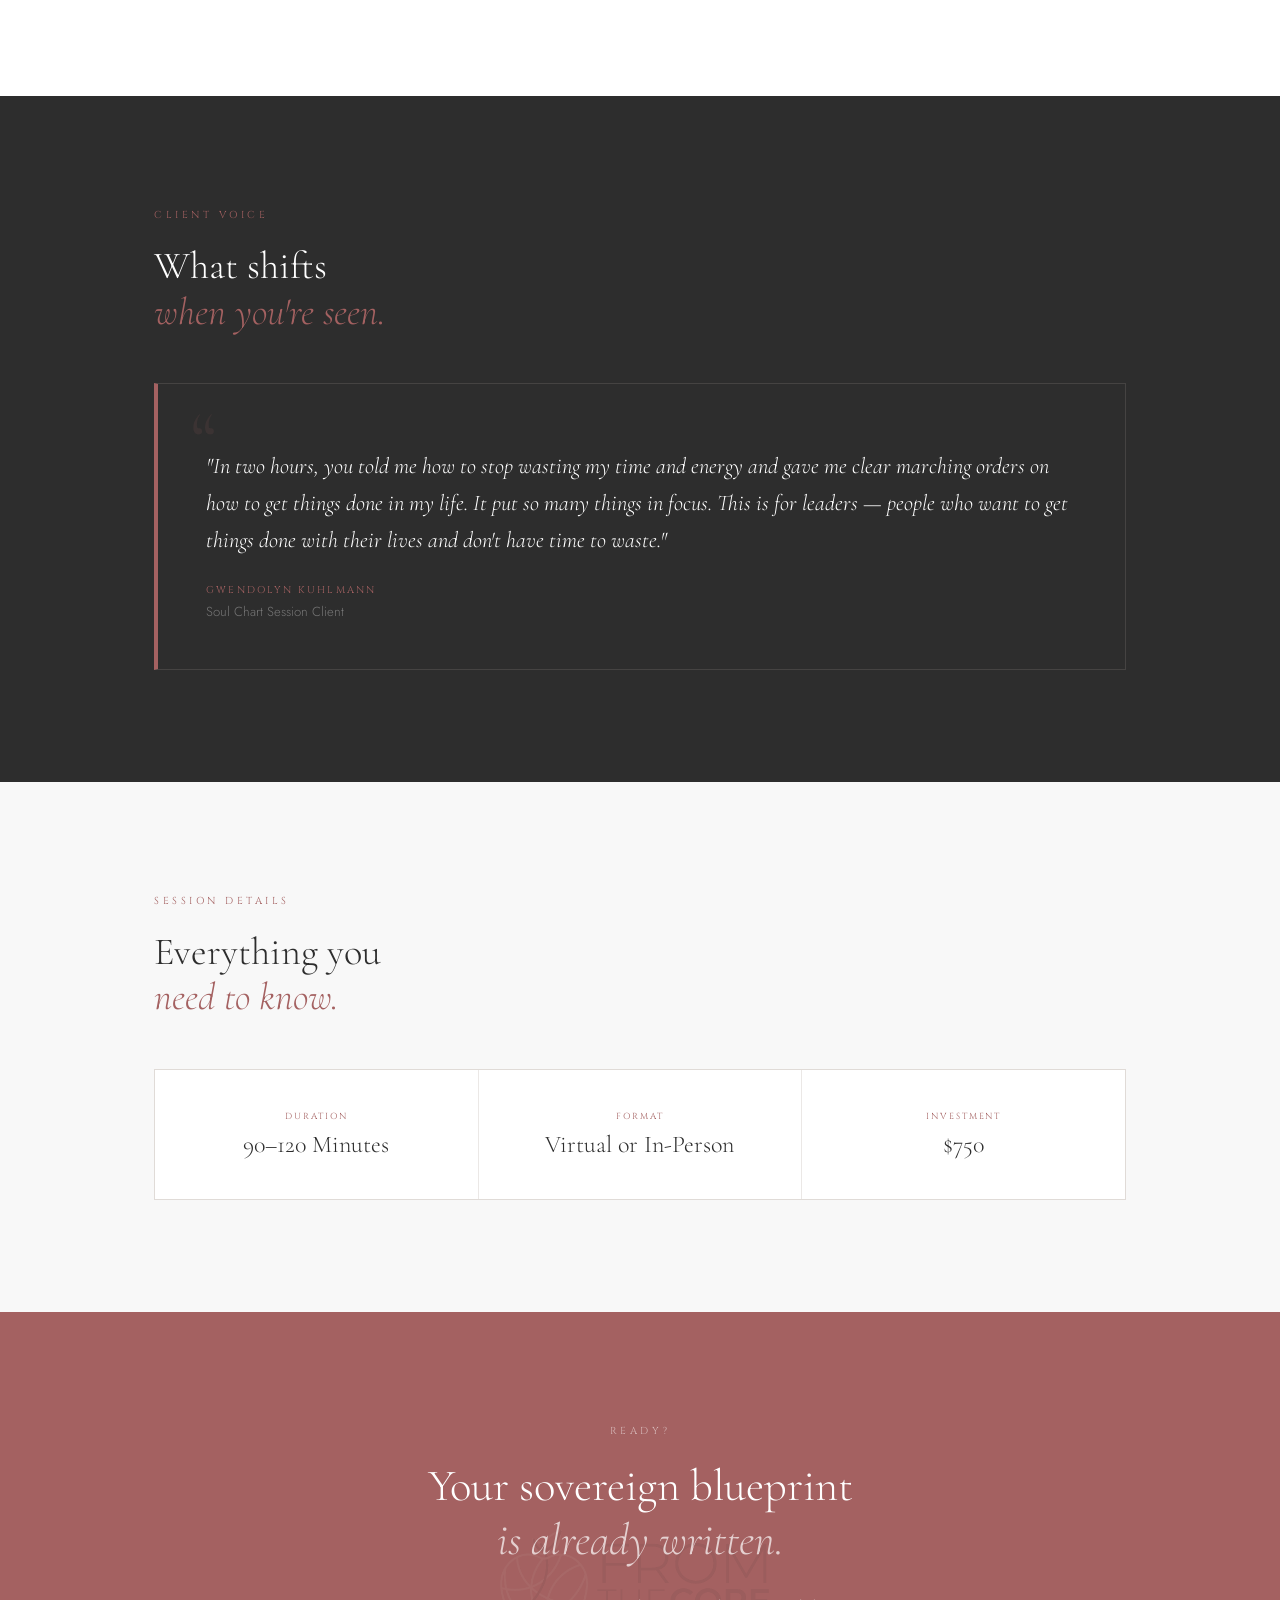
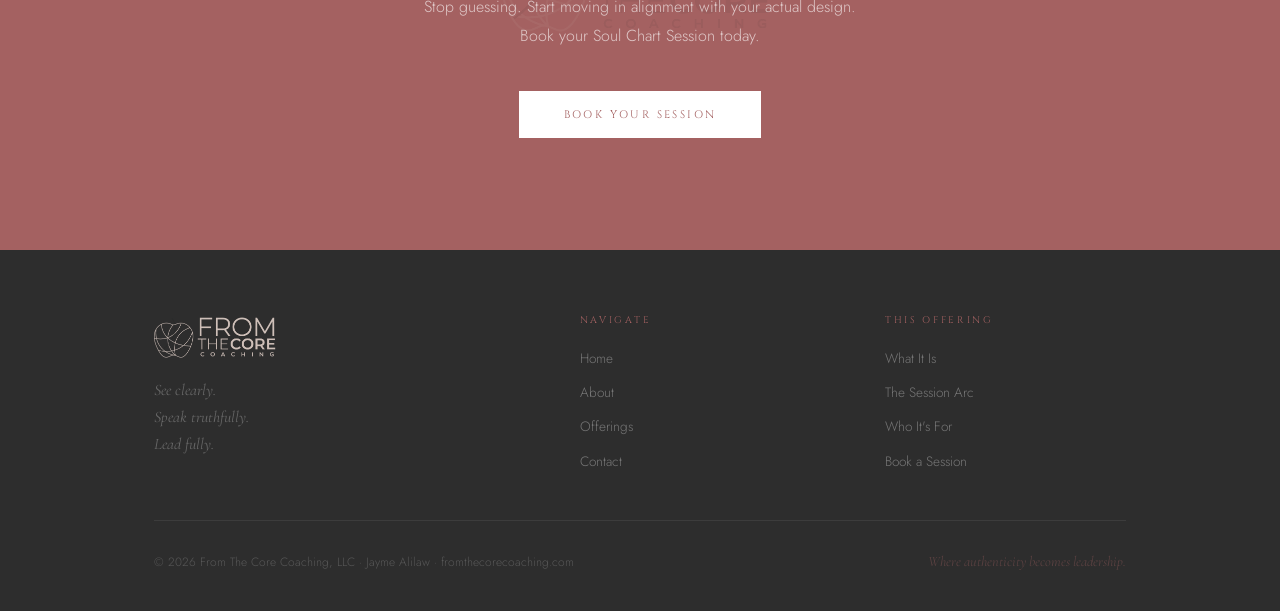
<file: soul-chart-session.html>
<!DOCTYPE html>
<html lang="en">
<head>
  <meta charset="UTF-8" />
  <meta name="viewport" content="width=device-width, initial-scale=1.0" />
  <title>Soul Chart Session — From The Core Coaching</title>
  <link rel="preconnect" href="https://fonts.googleapis.com" />
  <link href="https://fonts.googleapis.com/css2?family=Cormorant+Garamond:ital,wght@0,300;0,400;0,500;1,300;1,400&family=Cinzel:wght@400;500&family=Jost:wght@300;400;500&display=swap" rel="stylesheet" />
  <style>
    *, *::before, *::after { box-sizing: border-box; margin: 0; padding: 0; }
    :root {
      --charcoal: #2d2d2d;
      --rose: #a46161;
      --taupe: #a18f80;
      --blush: #cebfb8;
      --teal: #507076;
      --warm-white: #f8f8f8;
      --white: #ffffff;
      --text: #2d2d2d;
      --text-light: #888;
    }
    html { scroll-behavior: smooth; }
    body { font-family: 'Jost', sans-serif; background: var(--warm-white); color: var(--text); overflow-x: hidden; }

    /* ── NAV ── */
    nav {
      position: fixed; top: 0; left: 0; right: 0; z-index: 100;
      display: flex; align-items: center; justify-content: space-between;
      padding: 1.2rem 4rem;
      background: rgba(248,248,248,0.93);
      backdrop-filter: blur(14px);
      border-bottom: 2px solid var(--teal);
    }
    .nav-logo img { height: 40px; width: auto; }
    .nav-back {
      font-family: 'Cinzel', serif;
      font-size: 0.7rem;
      letter-spacing: 0.18em;
      text-transform: uppercase;
      color: var(--text-light);
      text-decoration: none;
      display: flex; align-items: center; gap: 0.5rem;
      transition: color 0.3s;
    }
    .nav-back:hover { color: var(--rose); }
    .nav-back-arrow { color: var(--teal); }

    /* ── HERO ── */
    .hero {
      min-height: 100vh;
      display: grid;
      grid-template-columns: 52% 48%;
      position: relative;
      overflow: hidden;
    }
    .hero-photo {
      position: relative; overflow: hidden; background: var(--white);
    }
    .hero-photo-img {
      width: 100%; height: 100%;
      object-fit: contain; object-position: center center;
      display: block; background: #ffffff;
    }
    .hero-content {
      background: var(--charcoal);
      display: flex; flex-direction: column; justify-content: center;
      padding: 9rem 4.5rem 6rem 4rem;
      position: relative; overflow: hidden;
    }
    .hero-content::before {
      content: '';
      position: absolute; inset: 0;
      background: radial-gradient(ellipse at 65% 25%, rgba(164,97,97,0.12) 0%, transparent 60%);
      pointer-events: none;
    }
    .hero-watermark {
      position: absolute; bottom: -3rem; right: -3rem;
      width: 240px; opacity: 0.04; pointer-events: none;
    }
    .hero-soul-logo {
      width: 420px; margin-bottom: 2rem;
      opacity: 0; animation: fadeUp 0.9s 0.2s forwards;
    }
    .hero-soul-logo svg { width: 100%; height: auto; }
    .hero-eyebrow {
      font-family: 'Cinzel', serif; font-size: 0.65rem; letter-spacing: 0.32em;
      text-transform: uppercase; color: var(--rose); margin-bottom: 1.2rem;
      opacity: 0; animation: fadeUp 0.9s 0.35s forwards;
    }
    .hero-headline {
      font-family: 'Cormorant Garamond', serif;
      font-size: clamp(2.4rem, 3.8vw, 4rem);
      font-weight: 300; line-height: 1.1; color: var(--white); margin-bottom: 1.5rem;
      opacity: 0; animation: fadeUp 0.9s 0.5s forwards;
    }
    .hero-headline em { font-style: italic; color: var(--blush); }
    .hero-sub {
      font-size: 0.95rem; font-weight: 300; line-height: 1.85;
      color: rgba(255,255,255,0.48); max-width: 380px; margin-bottom: 2.5rem;
      opacity: 0; animation: fadeUp 0.9s 0.65s forwards;
    }
    .hero-meta {
      display: flex; gap: 1.5rem; margin-bottom: 2.5rem;
      opacity: 0; animation: fadeUp 0.9s 0.75s forwards;
    }
    .hero-meta-item {
      text-align: center;
      padding: 0.8rem 1.2rem;
      border: 1px solid rgba(80,112,118,0.35);
    }
    .hero-meta-value {
      font-family: 'Cormorant Garamond', serif;
      font-size: 1.2rem; font-weight: 300; color: var(--blush); display: block;
    }
    .hero-meta-label {
      font-family: 'Cinzel', serif; font-size: 0.52rem;
      letter-spacing: 0.18em; text-transform: uppercase;
      color: rgba(255,255,255,0.3); margin-top: 0.2rem; display: block;
    }
    .hero-cta {
      display: inline-block; padding: 1rem 2.8rem;
      border: 1px solid var(--rose); color: var(--rose);
      font-family: 'Cinzel', serif; font-size: 0.68rem; letter-spacing: 0.25em;
      text-transform: uppercase; text-decoration: none;
      transition: all 0.4s; opacity: 0; animation: fadeUp 0.9s 0.85s forwards;
      align-self: flex-start; position: relative; overflow: hidden; z-index: 1;
    }
    .hero-cta::before {
      content: ''; position: absolute; inset: 0; background: var(--rose);
      transform: translateX(-101%); transition: transform 0.4s ease; z-index: -1;
    }
    .hero-cta:hover { color: var(--white); }
    .hero-cta:hover::before { transform: translateX(0); }

    /* ── SHARED ── */
    section { padding: 7rem 0; }
    .container { max-width: 1100px; margin: 0 auto; padding: 0 4rem; }
    .section-label {
      font-family: 'Cinzel', serif; font-size: 0.63rem; letter-spacing: 0.35em;
      text-transform: uppercase; color: var(--rose); display: block; margin-bottom: 1.4rem;
    }
    .section-title {
      font-family: 'Cormorant Garamond', serif;
      font-size: clamp(1.9rem, 3vw, 3rem); font-weight: 300; line-height: 1.18; color: var(--text);
    }
    .section-title em { font-style: italic; color: var(--rose); }
    .divider {
      display: flex; align-items: center; gap: 1rem; margin: 2rem 0;
    }
    .divider span { flex: 1; height: 1px; background: linear-gradient(to right, rgba(80,112,118,0.4), transparent); }
    .divider i { font-style: normal; color: var(--teal); font-size: 0.65rem; }

    /* ── WHAT IT IS ── */
    .what { background: var(--white); }
    .what-grid { display: grid; grid-template-columns: 1.1fr 1fr; gap: 5rem; align-items: start; margin-top: 3rem; }
    .what-text { font-size: 1rem; font-weight: 300; line-height: 1.9; color: var(--text-light); }
    .what-text p + p { margin-top: 1rem; }
    .what-card {
      background: var(--charcoal); padding: 3rem;
      border-top: 3px solid var(--teal); position: relative;
    }
    .what-card-label {
      font-family: 'Cinzel', serif; font-size: 0.55rem; letter-spacing: 0.22em;
      text-transform: uppercase; color: var(--rose); display: block; margin-bottom: 1rem;
    }
    .what-card-quote {
      font-family: 'Cormorant Garamond', serif; font-size: 1.3rem;
      font-style: italic; color: var(--white); line-height: 1.55; margin-bottom: 1.2rem;
    }
    .what-card-attr {
      font-family: 'Cinzel', serif; font-size: 0.5rem; letter-spacing: 0.2em;
      text-transform: uppercase; color: rgba(255,255,255,0.3);
    }

    /* ── SESSION ARC ── */
    .arc { background: var(--warm-white); }
    .arc-grid {
      display: grid; grid-template-columns: repeat(5, 1fr);
      gap: 1px; background: rgba(161,143,128,0.12);
      border: 1px solid rgba(161,143,128,0.12); margin-top: 3rem;
    }
    .arc-step {
      background: var(--white); padding: 2rem 1.5rem;
      border-top: 2px solid rgba(80,112,118,0.25);
      transition: border-color 0.3s, background 0.3s;
    }
    .arc-step:hover { border-top-color: var(--teal); background: rgba(80,112,118,0.03); }
    .arc-num {
      font-family: 'Cormorant Garamond', serif; font-size: 3rem;
      font-weight: 300; color: rgba(164,97,97,0.12); line-height: 1; margin-bottom: 0.8rem;
    }
    .arc-name {
      font-family: 'Cinzel', serif; font-size: 0.55rem; letter-spacing: 0.18em;
      text-transform: uppercase; color: var(--teal); display: block; margin-bottom: 0.5rem;
    }
    .arc-desc { font-size: 0.85rem; font-weight: 300; color: var(--text-light); line-height: 1.7; }

    /* ── WHO IT'S FOR ── */
    .for-section { background: var(--white); }
    .for-grid { display: grid; grid-template-columns: 1fr 1fr; gap: 1.5rem; margin-top: 3rem; }
    .for-item {
      padding: 2rem; background: var(--warm-white);
      border-left: 3px solid var(--teal); transition: background 0.3s;
    }
    .for-item:hover { background: rgba(80,112,118,0.04); }
    .for-item strong {
      display: block; font-family: 'Cinzel', serif; font-size: 0.6rem;
      letter-spacing: 0.18em; text-transform: uppercase; color: var(--charcoal);
      font-weight: 400; margin-bottom: 0.5rem;
    }
    .for-item p { font-size: 0.9rem; font-weight: 300; color: var(--text-light); line-height: 1.75; }

    /* ── ORGANIZATIONS ── */
    .org-note-wrap { margin-top: 3rem; }
    .org-note {
      background: var(--charcoal);
      padding: 2rem 2.5rem;
      display: flex; align-items: flex-start; gap: 1.5rem;
      border-left: 4px solid var(--teal);
    }
    .org-note-icon { font-size: 1.4rem; color: var(--teal); flex-shrink: 0; margin-top: 2px; }
    .org-note-label {
      font-family: 'Cinzel', serif; font-size: 0.58rem; letter-spacing: 0.22em;
      text-transform: uppercase; color: var(--teal); display: block; margin-bottom: 0.5rem;
    }
    .org-note-text { font-size: 0.9rem; font-weight: 300; color: rgba(255,255,255,0.6); line-height: 1.8; }

    /* ── TESTIMONIAL ── */
    .testi-section { background: var(--charcoal); }
    .testi-section .section-title { color: var(--white); }
    .testi-card {
      margin-top: 3rem; padding: 3rem;
      border: 1px solid rgba(206,191,184,0.15);
      border-left: 4px solid var(--rose); position: relative;
    }
    .testi-card::before {
      content: '\201C';
      position: absolute; top: 1rem; left: 2rem;
      font-family: 'Cormorant Garamond', serif; font-size: 5rem;
      color: rgba(164,97,97,0.12); line-height: 1;
    }
    .testi-text {
      font-family: 'Cormorant Garamond', serif; font-size: 1.4rem;
      font-style: italic; font-weight: 300; color: var(--white);
      line-height: 1.65; padding-top: 1rem; margin-bottom: 1.5rem;
    }
    .testi-author {
      font-family: 'Cinzel', serif; font-size: 0.62rem;
      letter-spacing: 0.22em; text-transform: uppercase; color: var(--rose);
    }
    .testi-role { font-size: 0.82rem; font-weight: 300; color: rgba(255,255,255,0.35); margin-top: 0.3rem; }

    /* ── DETAILS ── */
    .details { background: var(--warm-white); }
    .details-grid { display: grid; grid-template-columns: repeat(3, 1fr); gap: 1px; background: rgba(161,143,128,0.15); margin-top: 3rem; border: 1px solid rgba(161,143,128,0.15); }
    .detail { background: var(--white); padding: 2.5rem; text-align: center; }
    .detail-label {
      font-family: 'Cinzel', serif; font-size: 0.55rem; letter-spacing: 0.22em;
      text-transform: uppercase; color: var(--rose); display: block; margin-bottom: 0.5rem;
    }
    .detail-value {
      font-family: 'Cormorant Garamond', serif; font-size: 1.5rem;
      font-weight: 300; color: var(--charcoal);
    }

    /* ── CTA ── */
    .cta-section { background: var(--rose); text-align: center; padding: 7rem 0; position: relative; overflow: hidden; }
    .cta-section::before {
      content: ''; position: absolute; inset: 0;
      background: url("assets/logo-lockup.png") center/280px no-repeat; opacity: 0.07;
    }
    .cta-section .section-label { color: rgba(255,255,255,0.55); }
    .cta-title {
      font-family: 'Cormorant Garamond', serif; font-size: clamp(2rem, 3.5vw, 3.5rem);
      font-weight: 300; color: var(--white); margin: 1rem 0 1.5rem; line-height: 1.2;
    }
    .cta-title em { font-style: italic; color: rgba(255,255,255,0.7); }
    .cta-sub { font-size: 1rem; font-weight: 300; line-height: 1.85; color: rgba(255,255,255,0.65); max-width: 460px; margin: 0 auto 2.5rem; }
    .cta-buttons { display: flex; gap: 1rem; justify-content: center; flex-wrap: wrap; }
    .btn-white {
      display: inline-block; padding: 1rem 2.8rem; background: var(--white);
      color: var(--rose); font-family: 'Cinzel', serif; font-size: 0.68rem;
      letter-spacing: 0.22em; text-transform: uppercase; text-decoration: none; transition: all 0.3s;
    }
    .btn-white:hover { background: var(--charcoal); color: var(--white); }
    .btn-outline-white {
      display: inline-block; padding: 1rem 2.8rem;
      border: 1px solid rgba(255,255,255,0.5); color: rgba(255,255,255,0.8);
      font-family: 'Cinzel', serif; font-size: 0.68rem; letter-spacing: 0.22em;
      text-transform: uppercase; text-decoration: none; transition: all 0.3s;
      display: flex; align-items: center; gap: 0.6rem;
    }
    .btn-outline-white:hover { background: rgba(255,255,255,0.1); color: var(--white); border-color: var(--white); }
    .download-icon { font-size: 0.9rem; }

    /* ── FOOTER ── */
    footer { background: var(--charcoal); padding: 4rem 0 2.5rem; }
    .footer-inner { display: grid; grid-template-columns: 1.5fr 1fr 1fr; gap: 4rem; margin-bottom: 3rem; }
    .footer-logo { height: 44px; width: auto; margin-bottom: 1.2rem; display: block; }
    .footer-tagline { font-family: 'Cormorant Garamond', serif; font-size: 1rem; font-style: italic; color: rgba(255,255,255,0.28); line-height: 1.7; }
    .footer-col-title { font-family: 'Cinzel', serif; font-size: 0.6rem; letter-spacing: 0.28em; text-transform: uppercase; color: var(--rose); margin-bottom: 1.2rem; }
    .footer-links { list-style: none; display: flex; flex-direction: column; gap: 0.7rem; }
    .footer-links a { font-size: 0.85rem; font-weight: 300; color: rgba(255,255,255,0.35); text-decoration: none; transition: color 0.3s; }
    .footer-links a:hover { color: var(--blush); }
    .footer-bottom { padding-top: 2rem; border-top: 1px solid rgba(255,255,255,0.07); display: flex; align-items: center; justify-content: space-between; flex-wrap: wrap; gap: 1rem; }
    .footer-copy { font-size: 0.75rem; font-weight: 300; color: rgba(255,255,255,0.2); }
    .footer-mark { font-family: 'Cormorant Garamond', serif; font-size: 0.9rem; font-style: italic; color: rgba(164,97,97,0.38); }

    /* ── ANIMATIONS ── */
    @keyframes fadeUp { from { opacity: 0; transform: translateY(22px); } to { opacity: 1; transform: translateY(0); } }
    .reveal { opacity: 0; transform: translateY(24px); transition: opacity 0.8s ease, transform 0.8s ease; }
    .reveal.visible { opacity: 1; transform: translateY(0); }

    /* ── RESPONSIVE ── */
    @media (max-width: 960px) {
      nav { padding: 1rem 1.5rem; }
      .hero { grid-template-columns: 1fr; }
      .hero-photo { height: 60vw; min-height: 280px; }
      .hero-content { padding: 4rem 2rem 5rem; }
      .what-grid, .footer-inner { grid-template-columns: 1fr; gap: 3rem; }
      .arc-grid { grid-template-columns: 1fr; }
      .for-grid { grid-template-columns: 1fr; }
      .details-grid { grid-template-columns: 1fr; }
      .container { padding: 0 1.5rem; }
      section { padding: 5rem 0; }
      .hero-meta { flex-wrap: wrap; }
    }
  </style>
</head>
<body>

<!-- NAV -->
<nav>
  <a href="index.html" class="nav-logo">
    <img src="assets/apple-mark.png" alt="From The Core Coaching" />
  </a>
  <a href="index.html" class="nav-back">
    <span class="nav-back-arrow">←</span> From The Core Coaching
  </a>
</nav>

<!-- HERO -->
<section class="hero" style="padding:0;">
  <div class="hero-photo">
    <img class="hero-photo-img" src="assets/contact-portrait.jpg" alt="Jayme Alilaw" />
  </div>
  <div class="hero-content">
    <img class="hero-watermark" src="assets/logo-lockup.png" alt="" aria-hidden="true" />
    <div class="hero-soul-logo"><svg width="100%" viewBox="0 0 680 300" role="img" xmlns="http://www.w3.org/2000/svg">
<defs>
  <style>
    .spoke { stroke: rgba(161,143,128,0.22); stroke-width: 0.6; fill: none; }
    .spoke-accent { stroke: rgba(80,112,118,0.45); stroke-width: 0.8; fill: none; }
    .triangle { fill: none; stroke: rgba(80,112,118,0.35); stroke-width: 0.7; }
    .outer-tick { stroke: rgba(161,143,128,0.28); stroke-width: 0.8; fill: none; }
    .ftcc { font-family: 'Cinzel', 'Palatino Linotype', serif; font-size: 7px; letter-spacing: 0.22em; fill: rgba(161,143,128,0.6); }
  </style>
</defs>

<g transform="translate(140,148)">
  <circle r="118" fill="#1c1414"/>
  <circle r="118" fill="none" stroke="#a46161" stroke-width="1.4"/>
  <g class="outer-tick">
    <line x1="0" y1="-114" x2="0" y2="-108"/>
    <line x1="57" y1="-99" x2="54" y2="-93"/>
    <line x1="99" y1="-57" x2="93" y2="-54"/>
    <line x1="114" y1="0" x2="108" y2="0"/>
    <line x1="99" y1="57" x2="93" y2="54"/>
    <line x1="57" y1="99" x2="54" y2="93"/>
    <line x1="0" y1="114" x2="0" y2="108"/>
    <line x1="-57" y1="99" x2="-54" y2="93"/>
    <line x1="-99" y1="57" x2="-93" y2="54"/>
    <line x1="-114" y1="0" x2="-108" y2="0"/>
    <line x1="-99" y1="-57" x2="-93" y2="-54"/>
    <line x1="-57" y1="-99" x2="-54" y2="-93"/>
  </g>
  <circle r="100" fill="none" stroke="#a46161" stroke-width="1.1"/>
  <circle r="80" fill="none" stroke="rgba(80,112,118,0.2)" stroke-width="0.5"/>
  <circle r="58" fill="none" stroke="rgba(164,97,97,0.1)" stroke-width="0.4"/>
  <line x1="0" y1="-100" x2="0" y2="100" class="spoke"/>
  <line x1="-100" y1="0" x2="100" y2="0" class="spoke"/>
  <line x1="-71" y1="-71" x2="71" y2="71" class="spoke"/>
  <line x1="71" y1="-71" x2="-71" y2="71" class="spoke"/>
  <line x1="-38" y1="-92" x2="38" y2="92" class="spoke"/>
  <line x1="38" y1="-92" x2="-38" y2="92" class="spoke"/>
  <line x1="-92" y1="-38" x2="92" y2="38" class="spoke"/>
  <line x1="92" y1="-38" x2="-92" y2="38" class="spoke"/>
  <polygon points="0,-72  62,36  -62,36" class="triangle"/>
  <line x1="-8" y1="-100" x2="8" y2="100" class="spoke-accent"/>
  <polygon points="-103,0  -97,-4  -97,4" fill="#a46161"/>
  <circle cx="0" cy="-118" r="2.5" fill="#a46161"/>
  <circle cx="118" cy="0" r="2" fill="#507076"/>
  <circle cx="0" cy="118" r="2.5" fill="#a46161"/>
  <circle cx="-118" cy="0" r="2" fill="#507076"/>
  <path d="M -28,-44 A 52,52 0 1,1 -28,44 A 30,30 0 1,0 -28,-44 Z" fill="rgba(164,97,97,0.14)"/>
  <path d="M -28,-44 A 52,52 0 1,1 -28,44" fill="none" stroke="#a46161" stroke-width="1.3" stroke-linecap="round"/>
  <path d="M -28,-44 A 30,30 0 1,0 -28,44" fill="none" stroke="rgba(164,97,97,0.4)" stroke-width="0.7" stroke-linecap="round"/>
  <polygon points="0,-26  5,-5  26,0  5,5  0,26  -5,5  -26,0  -5,-5" fill="rgba(206,191,184,0.1)" stroke="rgba(206,191,184,0.35)" stroke-width="0.7"/>
  <polygon points="0,-17  3,-3  17,0  3,3  0,17  -3,3  -17,0  -3,-3" fill="rgba(80,112,118,0.18)" stroke="#507076" stroke-width="0.85"/>
  <circle r="4" fill="#a46161"/>
  <circle r="2" fill="#cebfb8"/>
  <text text-anchor="middle" x="0" y="132" class="ftcc">FROM THE CORE COACHING</text>
</g>

<line x1="284" y1="58" x2="284" y2="238" stroke="#507076" stroke-width="1.4"/>
<text x="302" y="108" font-family="'Cinzel', 'Palatino Linotype', serif" font-size="24" letter-spacing="0.18em" fill="#ffffff">SOUL</text>
<text x="302" y="146" font-family="'Cinzel', 'Palatino Linotype', serif" font-size="24" letter-spacing="0.18em" fill="#ffffff">CHART</text>
<text x="302" y="184" font-family="'Cinzel', 'Palatino Linotype', serif" font-size="24" letter-spacing="0.18em" fill="#a46161">SESSION</text>
<line x1="302" y1="192" x2="614" y2="192" stroke="#507076" stroke-width="0.9"/>
<text x="302" y="212" font-family="'Jost', Arial, sans-serif" font-size="7.5" letter-spacing="0.22em" font-weight="300" fill="#888">Y O U R   S O V E R E I G N   B L U E P R I N T</text>
<text x="302" y="232" font-family="'Jost', Arial, sans-serif" font-size="7" letter-spacing="0.18em" font-weight="300" fill="#aaa">A S T R O L O G Y   ·   C O A C H I N G   ·   T A R O T</text>
</svg></div>
    <span class="hero-eyebrow">Signature Offering</span>
    <h1 class="hero-headline">Your sovereign<br /><em>blueprint awaits.</em></h1>
    <p class="hero-sub">Stop guessing. Start moving in alignment with your actual design. A 90–120 minute private session where astrology leads, coaching contains, and tarot punctuates.</p>
    <div class="hero-meta">
      <div class="hero-meta-item">
        <span class="hero-meta-value">90–120</span>
        <span class="hero-meta-label">Minutes</span>
      </div>
      <div class="hero-meta-item">
        <span class="hero-meta-value">$750</span>
        <span class="hero-meta-label">Investment</span>
      </div>
      <div class="hero-meta-item">
        <span class="hero-meta-value">Virtual</span>
        <span class="hero-meta-label">or In-Person</span>
      </div>
    </div>
    <a href="https://calendly.com/jaymealilaw/soul-chart-session" target="_blank" class="hero-cta">Book Your Session</a>
  </div>
</section>

<!-- WHAT IT IS -->
<section class="what" id="what">
  <div class="container">
    <span class="section-label reveal">What It Is</span>
    <h2 class="section-title reveal">Three lenses.<br /><em>One sovereign map.</em></h2>
    <div class="what-grid">
      <div class="what-text reveal">
        <p>A Soul Chart Session is a 90–120 minute private integrated experience that brings together three distinct lenses: executive coaching, astrology, and tarot. It is not a reading. It is not a therapy session. It is a high-clarity, action-oriented experience designed for leaders who are ready to stop guessing and start moving in alignment with their actual design.</p>
        <p>Jayme opens with coaching to establish your clarity request — the question you most need answered. The birth chart then becomes a strategic map, revealing your patterns, your timing, and the design beneath your instincts. Tarot closes the session as intuitive confirmation, distilling the session's insights into a clear directive. You leave with a felt sense of your next right move.</p>
      </div>
      <div class="what-card reveal">
        <span class="what-card-label">Your Sovereign Blueprint</span>
        <div class="what-card-quote">"In two hours, you gave me clear marching orders on how to get things done in my life. This is for leaders — people who want to get things done and don't have time to waste."</div>
        <span class="what-card-attr">— Gwendolyn Kuhlmann · Soul Chart Session Client</span>
      </div>
    </div>
  </div>
</section>

<!-- SESSION ARC -->
<section class="arc" id="arc">
  <div class="container">
    <span class="section-label reveal">The Session Arc</span>
    <h2 class="section-title reveal">Five movements.<br /><em>One clear direction.</em></h2>
    <div class="arc-grid">
      <div class="arc-step reveal">
        <div class="arc-num">01</div>
        <span class="arc-name">Coaching Request</span>
        <div class="arc-desc">Establish the clarity question. Surface what's underneath the surface question.</div>
      </div>
      <div class="arc-step reveal">
        <div class="arc-num">02</div>
        <span class="arc-name">Chart as Map</span>
        <div class="arc-desc">Birth chart reading as a leadership and life map — patterns, timing, design.</div>
      </div>
      <div class="arc-step reveal">
        <div class="arc-num">03</div>
        <span class="arc-name">Emergent Awareness</span>
        <div class="arc-desc">Coaching the insights that arise. Integration in real time.</div>
      </div>
      <div class="arc-step reveal">
        <div class="arc-num">04</div>
        <span class="arc-name">Tarot Confirmation</span>
        <div class="arc-desc">Intuitive closure. One card or spread to distill and confirm the session's direction.</div>
      </div>
      <div class="arc-step reveal">
        <div class="arc-num">05</div>
        <span class="arc-name">Coached Completion</span>
        <div class="arc-desc">Clear next steps. Marching orders. You leave knowing what to do.</div>
      </div>
    </div>
  </div>
</section>

<!-- WHO IT'S FOR -->
<section class="for-section" id="who">
  <div class="container">
    <span class="section-label reveal">Who It's For</span>
    <h2 class="section-title reveal">Built for leaders<br /><em>ready to move.</em></h2>
    <div class="for-grid">
      <div class="for-item reveal">
        <strong>The Leader at a Crossroads</strong>
        <p>You've outgrown the current container — role, relationship, path — and need clarity on what's next and whether the timing is right.</p>
      </div>
      <div class="for-item reveal">
        <strong>The High Achiever Who's Stuck</strong>
        <p>You're successful by every external measure and still feel like something essential is missing or misaligned.</p>
      </div>
      <div class="for-item reveal">
        <strong>The Executive Ready to Lead Differently</strong>
        <p>You're done performing your authority and ready to understand the deeper architecture of how you're actually designed to lead.</p>
      </div>
      <div class="for-item reveal">
        <strong>The Creative or Entrepreneur in Transition</strong>
        <p>You're building something new and want to move in alignment — with your design, your timing, and your deepest knowing.</p>
      </div>
    </div>
    <div class="org-note-wrap reveal">
      <div class="org-note">
        <span class="org-note-icon">◈</span>
        <div>
          <span class="org-note-label">For Organizations</span>
          <div class="org-note-text">Soul Chart Sessions are available for organizations interested in incorporating astrological insights into their leadership strategy, team development, or executive retreats. Custom engagements available. Contact Jayme directly to explore what's possible.</div>
        </div>
      </div>
    </div>
  </div>
</section>

<!-- TESTIMONIAL -->
<section class="testi-section">
  <div class="container">
    <span class="section-label reveal">Client Voice</span>
    <h2 class="section-title reveal">What shifts<br /><em>when you're seen.</em></h2>
    <div class="testi-card reveal">
      <div class="testi-text">"In two hours, you told me how to stop wasting my time and energy and gave me clear marching orders on how to get things done in my life. It put so many things in focus. This is for leaders — people who want to get things done with their lives and don't have time to waste."</div>
      <div class="testi-author">Gwendolyn Kuhlmann</div>
      <div class="testi-role">Soul Chart Session Client</div>
    </div>
  </div>
</section>

<!-- DETAILS -->
<section class="details">
  <div class="container">
    <span class="section-label reveal">Session Details</span>
    <h2 class="section-title reveal">Everything you<br /><em>need to know.</em></h2>
    <div class="details-grid reveal">
      <div class="detail">
        <span class="detail-label">Duration</span>
        <div class="detail-value">90–120 Minutes</div>
      </div>
      <div class="detail">
        <span class="detail-label">Format</span>
        <div class="detail-value">Virtual or In-Person</div>
      </div>
      <div class="detail">
        <span class="detail-label">Investment</span>
        <div class="detail-value">$750</div>
      </div>
    </div>
  </div>
</section>

<!-- CTA -->
<section class="cta-section" id="book">
  <div class="container">
    <span class="section-label">Ready?</span>
    <h2 class="cta-title reveal">Your sovereign blueprint<br /><em>is already written.</em></h2>
    <p class="cta-sub reveal">Stop guessing. Start moving in alignment with your actual design. Book your Soul Chart Session today.</p>
    <div class="cta-buttons reveal">
      <a href="https://calendly.com/jaymealilaw/soul-chart-session" target="_blank" class="btn-white">Book Your Session</a>
    </div>
  </div>
</section>

<!-- FOOTER -->
<footer>
  <div class="container">
    <div class="footer-inner">
      <div>
        <img class="footer-logo" src="assets/footer-logo.png" alt="From The Core Coaching" />
        <p class="footer-tagline">See clearly.<br />Speak truthfully.<br />Lead fully.</p>
      </div>
      <div>
        <div class="footer-col-title">Navigate</div>
        <ul class="footer-links">
          <li><a href="index.html">Home</a></li>
          <li><a href="index.html#about">About</a></li>
          <li><a href="index.html#offerings">Offerings</a></li>
          <li><a href="index.html#contact">Contact</a></li>
        </ul>
      </div>
      <div>
        <div class="footer-col-title">This Offering</div>
        <ul class="footer-links">
          <li><a href="#what">What It Is</a></li>
          <li><a href="#arc">The Session Arc</a></li>
          <li><a href="#who">Who It's For</a></li>
          <li><a href="https://calendly.com/jaymealilaw/soul-chart-session" target="_blank">Book a Session</a></li>
        </ul>
      </div>
    </div>
    <div class="footer-bottom">
      <span class="footer-copy">© 2026 From The Core Coaching, LLC · Jayme Alilaw · fromthecorecoaching.com</span>
      <span class="footer-mark">Where authenticity becomes leadership.</span>
    </div>
  </div>
</footer>

<script>
  const reveals = document.querySelectorAll('.reveal');
  const observer = new IntersectionObserver((entries) => {
    entries.forEach((entry, i) => {
      if (entry.isIntersecting) {
        setTimeout(() => entry.target.classList.add('visible'), i * 80);
        observer.unobserve(entry.target);
      }
    });
  }, { threshold: 0.1 });
  reveals.forEach(el => observer.observe(el));
</script>
</body>
</html>
</file>
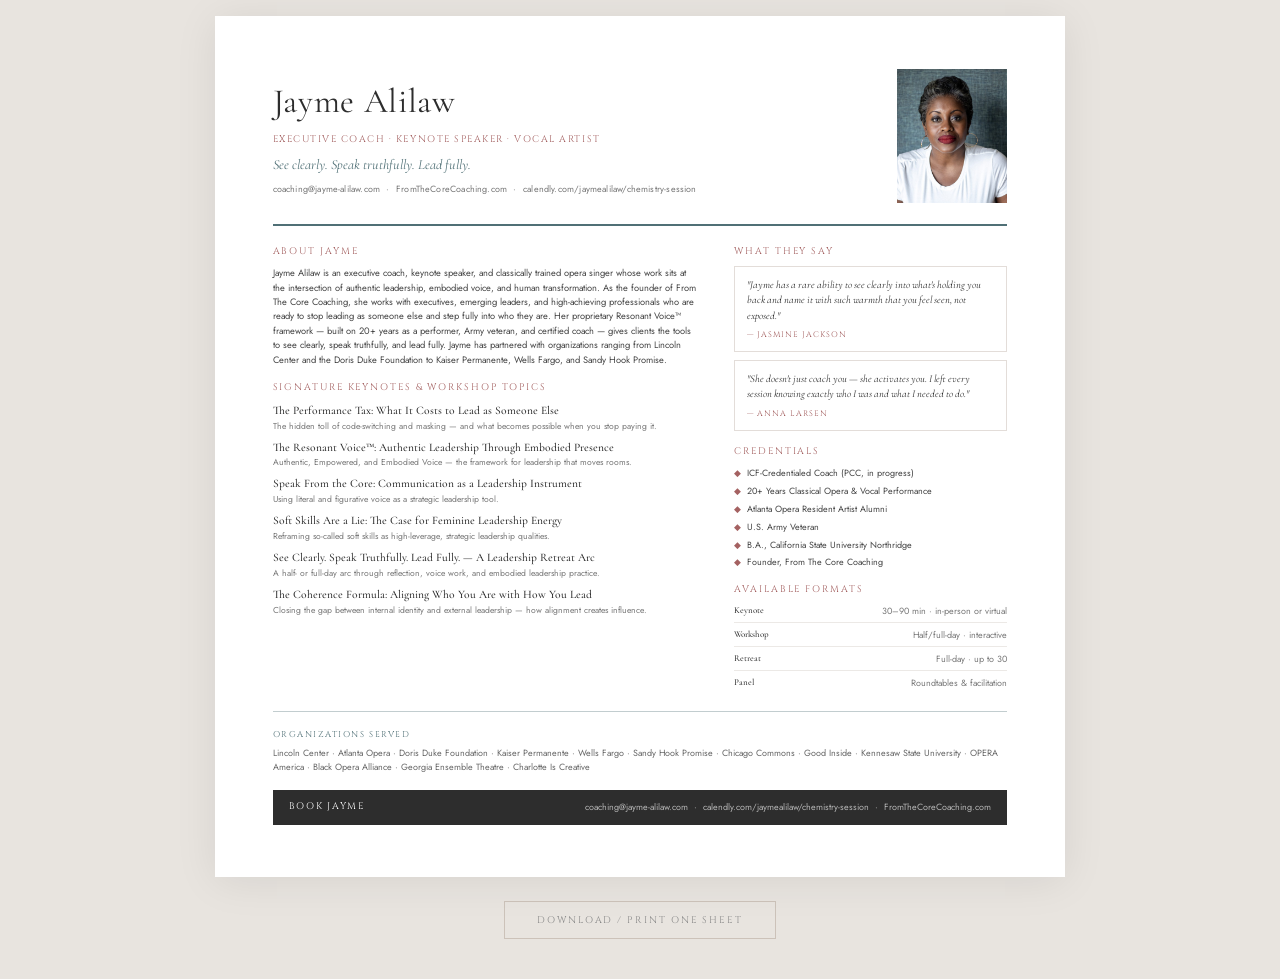
<file: speaker-one-sheet.html>
<!DOCTYPE html>
<html lang="en">
<head>
<meta charset="UTF-8">
<meta name="viewport" content="width=device-width, initial-scale=1.0">
<title>Jayme Alilaw — Speaker One-Sheet</title>
<link href="https://fonts.googleapis.com/css2?family=Cormorant+Garamond:ital,wght@0,300;0,400;0,500;1,300;1,400&family=Cinzel:wght@400;500&family=Jost:wght@300;400;500&display=swap" rel="stylesheet">
<style>
*, *::before, *::after { box-sizing: border-box; margin: 0; padding: 0; }
:root {
  --charcoal: #2d2d2d;
  --rose: #a46161;
  --blush: #cebfb8;
  --teal: #507076;
  --warm-white: #f8f8f8;
  --white: #ffffff;
  --text: #2d2d2d;
  --text-light: #888;
}

@media print {
  body { -webkit-print-color-adjust: exact; print-color-adjust: exact; }
  .no-print { display: none; }
  .page { box-shadow: none; }
  @page { size: letter; margin: 0; }
}

body { font-family: 'Jost', sans-serif; background: var(--warm-white); color: var(--text); font-size: 10.5px; line-height: 1.55; }
@media screen { body { padding: 1rem 0; background: #e8e4df; } }
@media print { body { background: white; padding: 0; } }

.page { max-width: 850px; margin: 0 auto; background: var(--white); box-shadow: 0 4px 40px rgba(0,0,0,0.08); padding: 0.55in 0.6in; }
@media print { .page { max-width: 100%; padding: 0.5in 0.55in; } }

.header {
  display: grid;
  grid-template-columns: 1fr auto;
  gap: 0.35in;
  align-items: center;
  padding-bottom: 0.22in;
  border-bottom: 2px solid var(--teal);
}
.header h1 { font-family: 'Cormorant Garamond', serif; font-weight: 400; font-size: 34px; letter-spacing: 0.02em; color: var(--text); margin-bottom: 4px; }
.header-eyebrow { font-family: 'Cinzel', serif; font-size: 9.5px; letter-spacing: 0.16em; text-transform: uppercase; color: var(--rose); margin-bottom: 6px; }
.header-tagline { font-family: 'Cormorant Garamond', serif; font-style: italic; font-size: 14px; color: var(--teal); margin-bottom: 6px; }
.header-contact { font-size: 9px; color: #777; letter-spacing: 0.02em; }
.headshot { width: 1.15in; height: 1.4in; flex-shrink: 0; object-fit: cover; object-position: center top; display: block; }

.body-grid { display: grid; grid-template-columns: 1.55fr 1fr; gap: 0.4in; margin-top: 0.2in; }

.sec-label { font-family: 'Cinzel', serif; font-size: 9.5px; letter-spacing: 0.2em; text-transform: uppercase; color: var(--rose); margin-bottom: 6px; }
.about-text { font-size: 9.3px; line-height: 1.55; color: #444; margin-bottom: 14px; }

.topics { display: flex; flex-direction: column; gap: 7px; }
.topic-title { font-family: 'Cormorant Garamond', serif; font-weight: 500; font-size: 11.5px; color: var(--text); }
.topic-desc { font-size: 8.6px; line-height: 1.4; color: #777; }

.side-block { margin-bottom: 14px; }
.testi-card { background: var(--white); border: 1px solid rgba(161,143,128,0.3); padding: 10px 12px; margin-bottom: 8px; }
.testi-quote { font-family: 'Cormorant Garamond', serif; font-style: italic; font-size: 10.5px; line-height: 1.45; color: var(--text); margin-bottom: 6px; }
.testi-attr { font-family: 'Cinzel', serif; font-size: 8px; letter-spacing: 0.12em; text-transform: uppercase; color: var(--rose); }

.cred-list { list-style: none; display: flex; flex-direction: column; gap: 4px; }
.cred-list li { font-size: 9px; color: #444; display: flex; gap: 6px; }
.cred-list li span { color: var(--rose); }

.formats { display: flex; flex-direction: column; gap: 5px; }
.format-row { display: flex; justify-content: space-between; font-size: 9px; color: #444; border-bottom: 1px solid rgba(161,143,128,0.2); padding-bottom: 4px; }
.format-row:last-child { border-bottom: none; }
.format-name { font-family: 'Cormorant Garamond', serif; font-weight: 500; color: var(--text); }
.format-detail { color: #777; }

.orgs-served { margin-top: 0.18in; padding-top: 0.16in; border-top: 1px solid rgba(80,112,118,0.35); }
.orgs-served-label { font-family: 'Cinzel', serif; font-size: 8.5px; letter-spacing: 0.18em; text-transform: uppercase; color: var(--teal); margin-bottom: 5px; }
.orgs-served-list { font-size: 9px; color: #666; line-height: 1.6; }

.book-bar { margin-top: 0.16in; background: var(--charcoal); padding: 10px 16px; display: flex; align-items: center; justify-content: space-between; flex-wrap: wrap; gap: 6px; }
.book-bar-label { font-family: 'Cinzel', serif; font-size: 9.5px; letter-spacing: 0.18em; text-transform: uppercase; color: var(--white); }
.book-bar-contact { font-size: 9px; color: rgba(255,255,255,0.65); }

.print-btn { display: block; margin: 1.5rem auto; padding: 0.7rem 2rem; background: transparent; border: 1px solid rgba(161,143,128,0.4); color: var(--text-light); font-family: 'Cinzel', serif; font-size: 0.6rem; letter-spacing: 0.2em; text-transform: uppercase; cursor: pointer; transition: all 0.3s; }
.print-btn:hover { border-color: var(--rose); color: var(--rose); }
@media print { .print-btn { display: none; } }

@media (max-width: 700px) {
  .header { grid-template-columns: 1fr; }
  .body-grid { grid-template-columns: 1fr; }
}
</style>
</head>
<body>

<div class="page">
  <div class="header">
    <div>
      <h1>Jayme Alilaw</h1>
      <div class="header-eyebrow">Executive Coach · Keynote Speaker · Vocal Artist</div>
      <div class="header-tagline">See clearly. Speak truthfully. Lead fully.</div>
      <div class="header-contact">coaching@jayme-alilaw.com &nbsp;·&nbsp; FromTheCoreCoaching.com &nbsp;·&nbsp; calendly.com/jaymealilaw/chemistry-session</div>
    </div>
    <img class="headshot" src="assets/hero-portrait.jpg" alt="Jayme Alilaw">
  </div>

  <div class="body-grid">
    <div>
      <div class="sec-label">About Jayme</div>
      <p class="about-text">Jayme Alilaw is an executive coach, keynote speaker, and classically trained opera singer whose work sits at the intersection of authentic leadership, embodied voice, and human transformation. As the founder of From The Core Coaching, she works with executives, emerging leaders, and high-achieving professionals who are ready to stop leading as someone else and step fully into who they are. Her proprietary Resonant Voice™ framework — built on 20+ years as a performer, Army veteran, and certified coach — gives clients the tools to see clearly, speak truthfully, and lead fully. Jayme has partnered with organizations ranging from Lincoln Center and the Doris Duke Foundation to Kaiser Permanente, Wells Fargo, and Sandy Hook Promise.</p>

      <div class="sec-label">Signature Keynotes &amp; Workshop Topics</div>
      <div class="topics">
        <div>
          <div class="topic-title">The Performance Tax: What It Costs to Lead as Someone Else</div>
          <div class="topic-desc">The hidden toll of code-switching and masking — and what becomes possible when you stop paying it.</div>
        </div>
        <div>
          <div class="topic-title">The Resonant Voice™: Authentic Leadership Through Embodied Presence</div>
          <div class="topic-desc">Authentic, Empowered, and Embodied Voice — the framework for leadership that moves rooms.</div>
        </div>
        <div>
          <div class="topic-title">Speak From the Core: Communication as a Leadership Instrument</div>
          <div class="topic-desc">Using literal and figurative voice as a strategic leadership tool.</div>
        </div>
        <div>
          <div class="topic-title">Soft Skills Are a Lie: The Case for Feminine Leadership Energy</div>
          <div class="topic-desc">Reframing so-called soft skills as high-leverage, strategic leadership qualities.</div>
        </div>
        <div>
          <div class="topic-title">See Clearly. Speak Truthfully. Lead Fully. — A Leadership Retreat Arc</div>
          <div class="topic-desc">A half- or full-day arc through reflection, voice work, and embodied leadership practice.</div>
        </div>
        <div>
          <div class="topic-title">The Coherence Formula: Aligning Who You Are with How You Lead</div>
          <div class="topic-desc">Closing the gap between internal identity and external leadership — how alignment creates influence.</div>
        </div>
      </div>
    </div>

    <div>
      <div class="side-block">
        <div class="sec-label">What They Say</div>
        <div class="testi-card">
          <p class="testi-quote">"Jayme has a rare ability to see clearly into what's holding you back and name it with such warmth that you feel seen, not exposed."</p>
          <div class="testi-attr">— Jasmine Jackson</div>
        </div>
        <div class="testi-card" style="margin-bottom:0;">
          <p class="testi-quote">"She doesn't just coach you — she activates you. I left every session knowing exactly who I was and what I needed to do."</p>
          <div class="testi-attr">— Anna Larsen</div>
        </div>
      </div>

      <div class="side-block">
        <div class="sec-label">Credentials</div>
        <ul class="cred-list">
          <li><span>◆</span>ICF-Credentialed Coach (PCC, in progress)</li>
          <li><span>◆</span>20+ Years Classical Opera &amp; Vocal Performance</li>
          <li><span>◆</span>Atlanta Opera Resident Artist Alumni</li>
          <li><span>◆</span>U.S. Army Veteran</li>
          <li><span>◆</span>B.A., California State University Northridge</li>
          <li><span>◆</span>Founder, From The Core Coaching</li>
        </ul>
      </div>

      <div>
        <div class="sec-label">Available Formats</div>
        <div class="formats">
          <div class="format-row"><span class="format-name">Keynote</span><span class="format-detail">30–90 min · in-person or virtual</span></div>
          <div class="format-row"><span class="format-name">Workshop</span><span class="format-detail">Half/full-day · interactive</span></div>
          <div class="format-row"><span class="format-name">Retreat</span><span class="format-detail">Full-day · up to 30</span></div>
          <div class="format-row"><span class="format-name">Panel</span><span class="format-detail">Roundtables &amp; facilitation</span></div>
        </div>
      </div>
    </div>
  </div>

  <div class="orgs-served">
    <div class="orgs-served-label">Organizations Served</div>
    <div class="orgs-served-list">Lincoln Center · Atlanta Opera · Doris Duke Foundation · Kaiser Permanente · Wells Fargo · Sandy Hook Promise · Chicago Commons · Good Inside · Kennesaw State University · OPERA America · Black Opera Alliance · Georgia Ensemble Theatre · Charlotte Is Creative</div>
  </div>

  <div class="book-bar">
    <span class="book-bar-label">Book Jayme</span>
    <span class="book-bar-contact">coaching@jayme-alilaw.com &nbsp;·&nbsp; calendly.com/jaymealilaw/chemistry-session &nbsp;·&nbsp; FromTheCoreCoaching.com</span>
  </div>
</div>

<button class="print-btn no-print" onclick="window.print()">Download / Print One Sheet</button>

</body>
</html>
</file>
<file: css/tokens.css>
/* From The Core Coaching — design tokens
   Source: design handoff README.md "Design Tokens" section.
   Swap values here (not per-component) if the brand system ever changes. */

:root {
  /* Colors */
  --charcoal: #2d2d2d;
  --rose: #a46161;
  --teal: #507076;
  --blush: #cebfb8;
  --off-white: #f8f8f8;
  --white: #ffffff;
  --grey: #999999;
  --muted-grey: #777777;

  --sand-hairline: rgba(161, 143, 128, 0.12);
  --sand-hairline-strong: rgba(161, 143, 128, 0.3);
  --blush-border: rgba(206, 191, 184, 0.4);
  --blush-border-strong: rgba(206, 191, 184, 0.5);

  /* Fonts */
  --font-display: 'Cormorant Garamond', serif;
  --font-label: 'Cinzel', serif;
  --font-body: 'Jost', sans-serif;

  /* Spacing */
  --gutter: 4rem;
  --gutter-mobile: 1.5rem;
  --section-pad: 3rem;
  --section-pad-mobile: 4.5rem;
  --container-max: 1180px;

  /* Shadows */
  --shadow-flagship: 0 16px 48px rgba(164, 97, 97, 0.28);
  --shadow-card: 0 10px 36px rgba(164, 97, 97, 0.07);
}

*, *::before, *::after { box-sizing: border-box; }

html { scroll-behavior: smooth; }

body {
  margin: 0;
  font-family: var(--font-body);
  background: var(--off-white);
  color: var(--charcoal);
  overflow-x: hidden;
}

a { color: var(--rose); text-decoration: none; }

img { max-width: 100%; display: block; }

.container {
  max-width: var(--container-max);
  margin: 0 auto;
  padding: 0 var(--gutter);
}

.eyebrow {
  font-family: var(--font-label);
  font-size: 0.63rem;
  letter-spacing: 0.35em;
  text-transform: uppercase;
  color: var(--rose);
  display: block;
  margin-bottom: 1.4rem;
}

.section-heading {
  font-family: var(--font-display);
  font-size: clamp(1.9rem, 3vw, 3rem);
  font-weight: 300;
  line-height: 1.18;
  margin: 0;
}

.section-heading em { font-style: italic; color: var(--rose); }

@keyframes fadeUp {
  from { opacity: 0; transform: translateY(22px); }
  to { opacity: 1; transform: translateY(0); }
}

@media (max-width: 860px) {
  .container { padding: 0 var(--gutter-mobile); }
}
</file>
<file: css/main.css>
/* From The Core Coaching — site styles (homepage + Resonant Voice page) */

/* ---------- Nav ---------- */
.nav {
  position: fixed;
  top: 0; left: 0; right: 0;
  z-index: 100;
  display: flex;
  align-items: center;
  justify-content: space-between;
  padding: 1.2rem var(--gutter);
  background: rgba(248, 248, 248, 0.93);
  backdrop-filter: blur(14px);
  border-bottom: 2px solid var(--teal);
  flex-wrap: wrap;
  gap: 1rem;
}

.nav-logo { display: block; }
.nav-logo img { height: 40px; width: auto; }

.nav-links {
  display: flex;
  gap: 2.5rem;
  list-style: none;
  margin: 0;
  padding: 0;
  flex-wrap: wrap;
}

.nav-links a {
  font-size: 0.75rem;
  font-weight: 400;
  letter-spacing: 0.18em;
  text-transform: uppercase;
  color: var(--grey);
  transition: color 0.3s;
}

.nav-links a:hover { color: var(--rose); }

.nav-toggle {
  display: none;
  background: none;
  border: 1px solid var(--teal);
  padding: 0.5rem 0.7rem;
  cursor: pointer;
  font-family: var(--font-label);
  font-size: 0.65rem;
  letter-spacing: 0.15em;
  text-transform: uppercase;
  color: var(--charcoal);
}

.mobile-menu {
  display: none;
  position: fixed;
  top: 74px; left: 0; right: 0;
  z-index: 99;
  background: var(--off-white);
  border-bottom: 2px solid var(--teal);
  flex-direction: column;
  padding: 1rem 1.5rem 1.5rem;
  gap: 0.2rem;
}

.mobile-menu.open { display: flex; }

.mobile-menu a {
  padding: 0.9rem 0;
  font-size: 0.85rem;
  letter-spacing: 0.1em;
  text-transform: uppercase;
  color: var(--charcoal);
  border-bottom: 1px solid rgba(161, 143, 128, 0.15);
}

.mobile-menu a:last-child { border-bottom: none; }

/* ---------- Photo credit (CSS hover, per README fix #3) ---------- */
.photo-credit-frame { position: relative; overflow: hidden; }

.photo-credit {
  position: absolute;
  bottom: 0; left: 0; right: 0;
  background: rgba(45, 45, 45, 0.82);
  color: rgba(255, 255, 255, 0.7);
  font-family: var(--font-label);
  font-size: 0.52rem;
  letter-spacing: 0.2em;
  text-transform: uppercase;
  text-align: center;
  padding: 0.5rem;
  opacity: 0;
  transition: opacity 0.3s ease;
  pointer-events: none;
}

.photo-credit-frame:hover .photo-credit { opacity: 1; }

/* ---------- Hero ---------- */
.hero {
  min-height: 100vh;
  display: grid;
  grid-template-columns: minmax(280px, 52%) 1fr;
  position: relative;
  overflow: hidden;
}

.hero-photo { position: relative; background: var(--white); }
.hero-photo img { width: 100%; height: 100%; object-fit: cover; object-position: center top; }

.hero-photo::after {
  content: '';
  position: absolute;
  inset: 0;
  background: linear-gradient(to right, transparent 60%, rgba(255, 255, 255, 0.15) 100%);
}

.hero-photo-tag {
  position: absolute;
  bottom: 2.5rem;
  left: 2.5rem;
  font-family: var(--font-label);
  font-size: 0.62rem;
  letter-spacing: 0.28em;
  text-transform: uppercase;
  color: var(--charcoal);
  background: rgba(255, 255, 255, 0.82);
  padding: 0.3rem 0.7rem;
  z-index: 1;
}

.hero-copy {
  background: var(--charcoal);
  display: flex;
  flex-direction: column;
  justify-content: center;
  padding: 9rem 4.5rem 6rem 4rem;
  position: relative;
  overflow: hidden;
}

.hero-copy::before {
  content: '';
  position: absolute;
  inset: 0;
  background: radial-gradient(ellipse at 65% 25%, rgba(164, 97, 97, 0.13) 0%, transparent 60%);
  pointer-events: none;
}

.hero-watermark {
  position: absolute;
  bottom: -4rem;
  right: -4rem;
  width: 260px;
  opacity: 0.04;
  pointer-events: none;
}

.hero-copy > *:not(.hero-watermark) { position: relative; opacity: 0; animation: fadeUp 0.9s forwards; }
.hero-eyebrow { font-family: var(--font-label); font-size: 0.65rem; letter-spacing: 0.32em; text-transform: uppercase; color: var(--rose); margin-bottom: 1.8rem; animation-delay: 0.2s; }
.hero-h1 { font-family: var(--font-display); font-size: clamp(2.6rem, 4vw, 4.2rem); font-weight: 300; line-height: 1.1; color: var(--white); margin: 0 0 1.8rem; animation-delay: 0.4s; }
.hero-h1 em { font-style: italic; color: var(--blush); }
.hero-taglines { margin-bottom: 2.8rem; animation-delay: 0.6s; }
.hero-taglines span { display: block; font-family: var(--font-display); font-size: 1.2rem; font-weight: 300; font-style: italic; color: rgba(206, 191, 184, 0.65); line-height: 1.75; }
.hero-body { font-size: 0.92rem; font-weight: 300; line-height: 1.85; color: rgba(255, 255, 255, 0.48); max-width: 380px; margin: 0 0 2rem; animation-delay: 0.65s; }
.hero-tagline-line { font-family: var(--font-label); font-size: 0.7rem; letter-spacing: 0.22em; text-transform: uppercase; color: rgba(206, 191, 184, 0.45); margin: 0 0 2rem; animation-delay: 0.85s; }
.hero-cta { animation-delay: 0.8s; align-self: flex-start; }

/* ---------- Buttons ---------- */
.btn-outline {
  display: inline-block;
  padding: 1rem 2.8rem;
  border: 1px solid var(--rose);
  color: var(--rose);
  font-family: var(--font-label);
  font-size: 0.68rem;
  letter-spacing: 0.25em;
  text-transform: uppercase;
  transition: all 0.4s;
}
.btn-outline:hover { color: var(--white); background: var(--rose); }

.btn-solid-charcoal {
  display: inline-block;
  padding: 1rem 2.8rem;
  background: var(--charcoal);
  color: var(--white);
  font-family: var(--font-label);
  font-size: 0.66rem;
  letter-spacing: 0.22em;
  text-transform: uppercase;
  transition: background 0.3s;
  border: none;
  cursor: pointer;
}
.btn-solid-charcoal:hover { background: #111; }

.btn-solid-rose {
  padding: 1rem 2rem;
  background: var(--rose);
  color: var(--white);
  font-family: var(--font-label);
  font-size: 0.68rem;
  letter-spacing: 0.22em;
  text-transform: uppercase;
  border: none;
  cursor: pointer;
  width: 100%;
  transition: background 0.3s;
}
.btn-solid-rose:hover { background: rgba(164, 97, 97, 0.8); }

.btn-ghost {
  display: inline-block;
  padding: 0.85rem 2.2rem;
  border: 1px solid rgba(161, 143, 128, 0.4);
  color: var(--grey);
  font-family: var(--font-label);
  font-size: 0.64rem;
  letter-spacing: 0.2em;
  text-transform: uppercase;
  transition: all 0.3s;
  margin-top: 1.5rem;
}
.btn-ghost:hover { border-color: var(--rose); color: var(--rose); }

/* ---------- About ---------- */
.about-section { background: var(--white); padding: 8rem 0 3rem; }

.about-grid {
  display: grid;
  grid-template-columns: minmax(280px, 1fr) 1.1fr;
  gap: 7rem;
  align-items: stretch;
}

.about-photo { height: 100%; min-height: 520px; }
.about-photo img { width: 100%; height: 100%; object-fit: cover; object-position: center top; }

.divider-star {
  display: flex;
  align-items: center;
  gap: 1rem;
  margin: 2rem 0;
}
.divider-star span { flex: 1; height: 1px; background: linear-gradient(to right, rgba(161, 143, 128, 0.35), transparent); }
.divider-star i { font-style: normal; color: var(--rose); font-size: 0.65rem; }

.body-copy { font-size: 0.98rem; font-weight: 300; line-height: 1.95; color: var(--grey); margin: 0 0 1.3rem; }

.credentials-list {
  display: flex;
  flex-direction: column;
  gap: 0.7rem;
  margin-top: 2.5rem;
  padding-top: 2.5rem;
  border-top: 2px solid var(--teal);
}
.credentials-list .cred-row { display: flex; align-items: baseline; gap: 1rem; font-size: 0.87rem; color: var(--grey); }
.credentials-list .cred-row .diamond { color: var(--rose); font-size: 0.42rem; }
.credly-row { display: flex; align-items: center; gap: 1rem; font-size: 0.87rem; color: var(--grey); }
.credly-crop { width: 75px; height: 75px; flex-shrink: 0; overflow: hidden; }
.credly-crop > div { width: 150px; height: 270px; transform: scale(0.5); transform-origin: top left; }

/* ---------- Organizations ---------- */
.orgs-section { background: var(--off-white); padding: 3rem 0 7rem; }

.orgs-photo { max-width: 480px; margin: 2.5rem auto 3rem; aspect-ratio: 3 / 4; overflow: hidden; position: relative; }
.orgs-photo img { width: 100%; height: 100%; object-fit: cover; object-position: center center; }

.orgs-intro { font-size: 1rem; font-weight: 300; line-height: 1.85; color: var(--grey); max-width: 580px; margin: 0 auto 4rem; text-align: center; }

.org-group-label {
  font-family: var(--font-label);
  font-size: 0.62rem;
  letter-spacing: 0.28em;
  text-transform: uppercase;
  color: var(--teal);
  display: block;
  margin-bottom: 1.8rem;
}

.org-row {
  display: grid;
  grid-template-columns: repeat(auto-fit, minmax(220px, 1fr));
  gap: 1px;
  background: var(--sand-hairline);
  border: 1px solid var(--sand-hairline);
}

.org-cell {
  background: var(--white);
  padding: 1.6rem 2rem;
  display: flex;
  align-items: center;
  transition: background 0.3s, color 0.3s;
}
.org-cell:hover { background: var(--charcoal); color: var(--white); }
.org-cell span { font-family: var(--font-display); font-size: 1.15rem; font-weight: 400; line-height: 1.3; }
.org-cell small { display: block; font-family: var(--font-body); font-size: 0.72rem; font-weight: 300; color: var(--grey); margin-top: 0.2rem; letter-spacing: 0.04em; }

.org-divider { height: 1px; background: linear-gradient(to right, var(--teal), rgba(80, 112, 118, 0.1), transparent); margin: 3.5rem 0; }

/* ---------- Framework ---------- */
.framework-section { background: var(--charcoal); padding: 3rem 0; }
.framework-section .eyebrow { color: var(--rose); }
.framework-section .section-heading { color: var(--white); }

.framework-header {
  display: flex;
  align-items: flex-end;
  justify-content: space-between;
  margin-bottom: 5rem;
  gap: 4rem;
  flex-wrap: wrap;
}
.framework-header p { font-size: 0.95rem; font-weight: 300; line-height: 1.9; color: rgba(255, 255, 255, 0.38); max-width: 390px; margin: 0 0 1.2rem; }
.framework-link { font-family: var(--font-label); font-size: 0.65rem; letter-spacing: 0.2em; text-transform: uppercase; color: var(--rose); transition: color 0.3s; }
.framework-link:hover { color: var(--white); }

.pillars-grid {
  display: grid;
  grid-template-columns: repeat(auto-fit, minmax(260px, 1fr));
  gap: 1px;
  background: rgba(255, 255, 255, 0.05);
}
.pillar-tile {
  padding: 3.5rem 2.5rem;
  background: var(--charcoal);
  border-top: 2px solid rgba(80, 112, 118, 0.25);
  transition: border-color 0.4s, background 0.4s;
}
.pillar-tile:hover { border-color: var(--rose); background: rgba(164, 97, 97, 0.05); }
.pillar-num { font-family: var(--font-display); font-size: 4.5rem; font-weight: 300; color: rgba(164, 97, 97, 0.13); line-height: 1; margin-bottom: 1.5rem; }
.pillar-label { font-family: var(--font-label); font-size: 0.6rem; letter-spacing: 0.22em; text-transform: uppercase; color: var(--rose); margin-bottom: 0.8rem; display: block; }
.pillar-title { font-family: var(--font-display); font-size: 2.1rem; font-weight: 300; font-style: italic; color: var(--white); margin: 0; }
.pillar-desc { font-size: 0.9rem; font-weight: 300; color: rgba(255, 255, 255, 0.55); line-height: 1.75; margin-top: 1rem; }

/* Resonant Voice page uses smaller pillar titles with descriptions */
.pillar-tile.with-desc .pillar-title { font-size: 1.55rem; margin-bottom: 0.6rem; }

/* ---------- Offerings ---------- */
.offerings-section { background: var(--off-white); padding: 3rem 0; }

.offerings-grid {
  display: grid;
  grid-template-columns: repeat(2, 1fr);
  gap: 2.5rem;
  margin-top: 4rem;
}

.flagship-card {
  grid-column: span 2;
  background: var(--rose);
  display: grid;
  grid-template-columns: repeat(auto-fit, minmax(260px, 1fr));
  gap: 4rem;
  align-items: center;
  padding: 3.5rem;
  transition: box-shadow 0.4s, transform 0.4s;
}
.flagship-card:hover { box-shadow: var(--shadow-flagship); transform: translateY(-4px); }
.flagship-eyebrow { font-family: var(--font-label); font-size: 0.58rem; letter-spacing: 0.28em; text-transform: uppercase; color: rgba(255, 255, 255, 0.55); display: block; margin-bottom: 1.4rem; }
.flagship-card h3 { font-family: var(--font-display); font-size: 2.3rem; font-weight: 300; line-height: 1.2; color: var(--white); margin: 0 0 1rem; }
.flagship-card p { font-size: 0.88rem; font-weight: 300; line-height: 1.85; color: rgba(255, 255, 255, 0.58); margin: 0 0 1.8rem; }
.flagship-list { list-style: none; margin: 0; padding: 0; }
.flagship-list li { font-size: 0.86rem; font-weight: 300; color: rgba(255, 255, 255, 0.58); padding: 0.65rem 0; border-bottom: 1px solid rgba(255, 255, 255, 0.08); display: flex; align-items: center; gap: 0.8rem; }
.flagship-list li:last-child { border-bottom: none; }
.flagship-list li span { color: rgba(255, 255, 255, 0.3); }

.offer-card {
  padding: 3.5rem;
  background: var(--white);
  border: 1px solid rgba(161, 143, 128, 0.18);
  transition: border-color 0.4s, box-shadow 0.4s, transform 0.4s;
}
.offer-card:hover { border-color: rgba(164, 97, 97, 0.35); box-shadow: var(--shadow-card); transform: translateY(-4px); }
.offer-kicker { font-family: var(--font-label); font-size: 0.58rem; letter-spacing: 0.28em; text-transform: uppercase; color: var(--rose); display: block; margin-bottom: 1.4rem; }
.offer-subtitle { font-family: var(--font-display); font-size: 1.25rem; font-style: italic; font-weight: 300; color: var(--teal); margin: 0 0 0.5rem; }
.offer-card h3 { font-family: var(--font-display); font-size: 1.85rem; font-weight: 300; line-height: 1.2; color: var(--charcoal); margin: 0 0 1rem; }
.offer-card p { font-size: 0.88rem; font-weight: 300; line-height: 1.85; color: var(--grey); margin: 0 0 1.8rem; }
.offer-card .note { color: var(--teal); font-size: 0.8rem; }

/* ---------- Testimonials ---------- */
.testimonials-section { background: var(--white); padding: 3rem 0; }

.carousel { max-width: 760px; margin: 4rem auto 0; position: relative; }
.carousel-panel {
  min-height: 260px;
  padding: 3.5rem 4.5rem;
  border: 1px solid var(--blush-border);
  text-align: center;
  display: flex;
  flex-direction: column;
  align-items: center;
  justify-content: center;
  cursor: pointer;
}
.carousel-label { font-family: var(--font-label); font-size: 0.58rem; letter-spacing: 0.24em; text-transform: uppercase; color: var(--teal); margin-bottom: 1rem; display: block; white-space: pre-line; }
.carousel-quote { font-family: var(--font-display); font-size: 1.3rem; font-weight: 300; font-style: italic; line-height: 1.75; color: var(--charcoal); margin: 0 0 2rem; }
.carousel-name { font-family: var(--font-label); font-size: 0.6rem; letter-spacing: 0.22em; text-transform: uppercase; color: var(--rose); white-space: pre-line; }
.carousel-role { font-size: 0.8rem; font-weight: 300; color: var(--grey); margin-top: 0.3rem; }

.carousel-arrow {
  position: absolute;
  top: 50%;
  transform: translateY(-50%);
  width: 2.6rem;
  height: 2.6rem;
  border-radius: 50%;
  border: 1px solid var(--blush-border-strong);
  background: var(--white);
  color: var(--rose);
  font-size: 1rem;
  cursor: pointer;
  transition: background 0.3s, color 0.3s;
}
.carousel-arrow:hover { background: var(--rose); color: var(--white); }
.carousel-prev { left: -1.6rem; }
.carousel-next { right: -1.6rem; }

.carousel-dots { display: flex; justify-content: center; gap: 0.6rem; margin-top: 1.6rem; }
.carousel-dots button { width: 0.55rem; height: 0.55rem; border-radius: 50%; border: none; padding: 0; cursor: pointer; background: var(--blush-border-strong); }
.carousel-dots button.active { background: var(--rose); }

.see-all-btn { display: block; margin: 1rem auto 0; background: none; border: none; font-family: var(--font-label); font-size: 0.6rem; letter-spacing: 0.18em; text-transform: uppercase; color: var(--grey); cursor: pointer; transition: color 0.3s; }
.see-all-btn:hover { color: var(--rose); }

.testimonial-modal {
  position: fixed;
  inset: 0;
  background: rgba(45, 45, 45, 0.8);
  z-index: 200;
  display: none;
  align-items: flex-start;
  justify-content: center;
  padding: 6rem 1.5rem;
  overflow-y: auto;
}
.testimonial-modal.open { display: flex; }
.testimonial-modal-panel { background: var(--white); max-width: 960px; width: 100%; padding: 3.5rem; position: relative; }
.testimonial-modal-close { position: absolute; top: 1.5rem; right: 1.5rem; background: none; border: none; font-size: 1.6rem; line-height: 1; color: var(--grey); cursor: pointer; }
.testimonial-modal-close:hover { color: var(--rose); }
.testimonial-modal h2 { font-family: var(--font-display); font-size: clamp(1.6rem, 2.6vw, 2.4rem); font-weight: 300; line-height: 1.18; color: var(--charcoal); margin: 0 0 2.5rem; }
.testimonial-grid { display: grid; grid-template-columns: repeat(auto-fit, minmax(320px, 1fr)); gap: 2rem; }
.testimonial-card { padding: 2rem; border: 1px solid var(--blush-border); }
.testimonial-card .carousel-label { font-size: 0.54rem; margin-bottom: 0.9rem; }
.testimonial-card p { font-family: var(--font-display); font-size: 1.05rem; font-weight: 300; font-style: italic; line-height: 1.7; color: var(--charcoal); margin: 0 0 1.4rem; }
.testimonial-card .carousel-name { font-size: 0.58rem; }
.testimonial-card .carousel-role { font-size: 0.78rem; }

/* ---------- Newsletter ---------- */
.newsletter-section { background: var(--charcoal); padding: 3rem 0; position: relative; overflow: hidden; }
.newsletter-section::before {
  content: '';
  position: absolute;
  inset: 0;
  background: radial-gradient(ellipse at 80% 50%, rgba(80, 112, 118, 0.08) 0%, transparent 60%), radial-gradient(ellipse at 20% 50%, rgba(164, 97, 97, 0.06) 0%, transparent 60%);
  pointer-events: none;
}
.newsletter-section .container { position: relative; }
.newsletter-grid { display: grid; grid-template-columns: repeat(auto-fit, minmax(320px, 1fr)); gap: 6rem; align-items: center; }
.newsletter-section .eyebrow { color: var(--teal); }
.newsletter-section h2 { font-family: var(--font-display); font-size: clamp(1.8rem, 2.8vw, 2.8rem); font-weight: 300; line-height: 1.18; color: var(--white); margin: 0 0 1.2rem; }
.newsletter-section h2 em { font-style: italic; color: var(--blush); }
.newsletter-section > .container > .newsletter-grid > div:first-child > p { font-size: 0.92rem; font-weight: 300; line-height: 1.85; color: rgba(255, 255, 255, 0.45); margin: 0 0 1.5rem; }
.newsletter-perks { display: flex; flex-direction: column; gap: 0.5rem; }
.newsletter-perks div { display: flex; align-items: center; gap: 0.8rem; font-size: 0.82rem; font-weight: 300; color: rgba(255, 255, 255, 0.4); }
.newsletter-perks span { color: var(--teal); font-size: 0.5rem; }

.form-label-tag { font-family: var(--font-label); font-size: 0.65rem; letter-spacing: 0.22em; text-transform: uppercase; color: rgba(255, 255, 255, 0.35); margin-bottom: 0.3rem; }

.field-dark {
  background: rgba(255, 255, 255, 0.06);
  border: 1px solid rgba(255, 255, 255, 0.12);
  border-bottom-color: rgba(255, 255, 255, 0.3);
  color: var(--white);
  font-family: var(--font-body);
  font-size: 0.88rem;
  font-weight: 300;
  padding: 0.9rem 1.1rem;
  outline: none;
  width: 100%;
}
.field-dark::placeholder { color: rgba(255, 255, 255, 0.35); }

.two-up { display: grid; grid-template-columns: repeat(auto-fit, minmax(140px, 1fr)); gap: 0.8rem; }

.form-stack { display: flex; flex-direction: column; gap: 1rem; }

.privacy-note { font-size: 0.72rem; font-weight: 300; color: rgba(255, 255, 255, 0.2); line-height: 1.6; margin: 0; }

.form-success { font-family: var(--font-display); font-size: 1.2rem; font-style: italic; color: var(--blush); text-align: center; padding: 2rem; }

.field-error { color: var(--blush); font-size: 0.72rem; font-family: var(--font-body); margin-top: -0.6rem; display: none; }
.field-error.visible { display: block; }

/* ---------- Contact / CTA ---------- */
.cta-section { background: var(--rose); padding: 3rem 0; text-align: center; position: relative; overflow: hidden; }
.cta-watermark { position: absolute; inset: 0; background-repeat: no-repeat; background-position: center; background-size: 320px; opacity: 0.07; }
.cta-section .eyebrow { color: rgba(255, 255, 255, 0.55); }
.cta-section .container { position: relative; }
.cta-section h2 { font-family: var(--font-display); font-size: clamp(2rem, 3.5vw, 3.5rem); font-weight: 300; color: var(--white); margin: 1rem 0 1.5rem; line-height: 1.2; }
.cta-section h2 em { font-style: italic; color: rgba(255, 255, 255, 0.68); }
.cta-intro { font-size: 0.98rem; font-weight: 300; line-height: 1.85; color: rgba(255, 255, 255, 0.6); max-width: 460px; margin: 0 auto 3rem; }

.cta-grid {
  display: grid;
  grid-template-columns: minmax(240px, 360px) 1fr;
  gap: 3.5rem;
  align-items: start;
  max-width: 1040px;
  margin: 3.5rem auto 0;
  text-align: left;
}
.cta-photo img { width: 100%; border: 2px solid rgba(255, 255, 255, 0.15); }

.contact-form-grid { display: grid; grid-template-columns: repeat(auto-fit, minmax(220px, 1fr)); gap: 1.2rem; margin-bottom: 1.2rem; }
.field-group { display: flex; flex-direction: column; gap: 0.45rem; }
.field-group.full { grid-column: 1 / -1; }
.field-group label { font-family: var(--font-label); font-size: 0.58rem; letter-spacing: 0.22em; text-transform: uppercase; color: rgba(255, 255, 255, 0.55); }

.field-on-rose {
  background: rgba(255, 255, 255, 0.08);
  border: 1px solid rgba(255, 255, 255, 0.18);
  border-bottom-color: rgba(255, 255, 255, 0.35);
  color: var(--white);
  font-family: var(--font-body);
  font-size: 0.92rem;
  font-weight: 300;
  padding: 0.85rem 1rem;
  outline: none;
  width: 100%;
}
.field-on-rose::placeholder { color: rgba(255, 255, 255, 0.45); }
.field-on-rose option { color: var(--charcoal); background: var(--white); }
textarea.field-on-rose { resize: vertical; min-height: 120px; }

.btn-solid-white {
  display: inline-block;
  padding: 1rem 3rem;
  background: var(--white);
  color: var(--rose);
  font-family: var(--font-label);
  font-size: 0.68rem;
  letter-spacing: 0.22em;
  text-transform: uppercase;
  border: none;
  cursor: pointer;
  margin-top: 1rem;
  width: 100%;
  transition: background 0.3s, color 0.3s;
}
.btn-solid-white:hover { background: var(--charcoal); color: var(--white); }

.cta-success { text-align: center; padding: 2rem; font-family: var(--font-display); font-size: 1.4rem; font-style: italic; color: rgba(255, 255, 255, 0.8); }

/* ---------- Footer ---------- */
.site-footer { background: var(--charcoal); padding: 5rem 0 3rem; }
.footer-grid { display: grid; grid-template-columns: repeat(auto-fit, minmax(240px, 1fr)); gap: 5rem; margin-bottom: 4rem; }
.footer-logo { height: 48px; width: auto; margin-bottom: 1.5rem; }
.footer-tagline { font-family: var(--font-display); font-size: 1rem; font-style: italic; color: rgba(255, 255, 255, 0.28); line-height: 1.7; margin: 0; }
.footer-connect { margin-top: 1rem; padding-top: 1rem; border-top: 1px solid rgba(255, 255, 255, 0.06); }
.footer-connect-label { font-family: var(--font-label); font-size: 0.58rem; letter-spacing: 0.22em; text-transform: uppercase; color: var(--teal); display: block; margin-bottom: 0.7rem; }
.footer-connect-form { display: flex; gap: 0; }
.footer-connect-form input {
  flex: 1;
  background: rgba(255, 255, 255, 0.05);
  border: 1px solid rgba(255, 255, 255, 0.1);
  border-right: none;
  color: var(--white);
  font-family: var(--font-body);
  font-size: 0.78rem;
  font-weight: 300;
  padding: 0.6rem 0.9rem;
  outline: none;
}
.footer-connect-form input::placeholder { color: rgba(255, 255, 255, 0.35); }
.footer-connect-form button {
  padding: 0.6rem 1.2rem;
  background: var(--teal);
  color: var(--white);
  font-family: var(--font-label);
  font-size: 0.55rem;
  letter-spacing: 0.18em;
  text-transform: uppercase;
  border: none;
  cursor: pointer;
  white-space: nowrap;
  transition: background 0.3s;
}
.footer-connect-form button:hover { background: rgba(80, 112, 118, 0.7); }
.footer-motto { font-family: var(--font-label); font-size: 0.58rem; letter-spacing: 0.2em; text-transform: uppercase; color: rgba(255, 255, 255, 0.15); margin-top: 0.8rem; }

.footer-col-heading { font-family: var(--font-label); font-size: 0.6rem; letter-spacing: 0.28em; text-transform: uppercase; color: var(--rose); margin-bottom: 1.5rem; }
.footer-links { list-style: none; display: flex; flex-direction: column; gap: 0.8rem; margin: 0; padding: 0; }
.footer-links a { font-size: 0.86rem; font-weight: 300; color: rgba(255, 255, 255, 0.35); transition: color 0.3s; }
.footer-links a:hover { color: var(--blush); }

.footer-bottom {
  padding-top: 2.5rem;
  border-top: 2px solid var(--teal);
  display: flex;
  align-items: center;
  justify-content: space-between;
  flex-wrap: wrap;
  gap: 1rem;
}
.footer-copyright { font-size: 0.75rem; font-weight: 300; color: rgba(255, 255, 255, 0.2); letter-spacing: 0.04em; }
.footer-sign { font-family: var(--font-display); font-size: 0.9rem; font-style: italic; color: rgba(164, 97, 97, 0.38); }

/* ---------- Responsive (breakpoint 860px, per README) ---------- */
@media (max-width: 860px) {
  .nav { padding: 1rem 1.5rem; }
  .nav-links { display: none; }
  .nav-toggle { display: flex; align-items: center; }

  .hero { grid-template-columns: 1fr; min-height: auto; }
  .hero-photo { height: 60vh; }
  .hero-copy { padding: 3rem 1.5rem 4rem; }

  .about-section,
  .orgs-section,
  .framework-section,
  .offerings-section,
  .testimonials-section,
  .newsletter-section,
  .cta-section { padding-top: 4.5rem; padding-bottom: 4.5rem; }
  .about-section { padding-top: 4.5rem; }

  .about-grid { grid-template-columns: 1fr; gap: 2.5rem; }
  .about-photo { min-height: 360px; }

  .framework-header { flex-direction: column; align-items: flex-start; gap: 1.5rem; margin-bottom: 3rem; }

  .offerings-grid { grid-template-columns: 1fr; }
  .flagship-card { grid-column: span 1; grid-template-columns: 1fr; gap: 2rem; padding: 2rem; }
  .offer-card { padding: 2rem; }

  .org-row { grid-template-columns: 1fr; }

  .carousel-panel { padding: 3rem 2rem; }
  .carousel-prev, .carousel-next { position: static; transform: none; margin: 0 0.5rem; }
  .carousel-arrows-mobile { display: flex; justify-content: center; margin-top: 1.5rem; }

  .footer-grid { gap: 2.5rem; }
  .contact-form-grid { grid-template-columns: 1fr; }
  .cta-grid { grid-template-columns: 1fr; }
}

@media (min-width: 861px) {
  .carousel-arrows-mobile { display: none; }
}

/* ================= Resonant Voice landing page ================= */
.rv-subnav {
  position: fixed;
  top: 0; left: 0; right: 0;
  z-index: 100;
  display: flex;
  align-items: center;
  justify-content: space-between;
  padding: 1.2rem var(--gutter);
  background: rgba(45, 45, 45, 0.9);
  backdrop-filter: blur(14px);
  border-bottom: 2px solid var(--teal);
}
.rv-subnav a { font-family: var(--font-label); font-size: 0.7rem; letter-spacing: 0.2em; text-transform: uppercase; text-decoration: none; transition: color 0.3s; }
.rv-subnav-back { color: rgba(255, 255, 255, 0.6); }
.rv-subnav-back:hover { color: var(--rose); }
.rv-subnav-cta { color: var(--rose); }
.rv-subnav-cta:hover { color: var(--white); }

.rv-hero {
  background: var(--charcoal);
  display: grid;
  grid-template-columns: 1.2fr 1fr;
  align-items: stretch;
  position: relative;
  overflow: hidden;
  padding-top: 4.2rem;
}
.rv-hero-copy {
  padding: 4.5rem 4rem;
  display: flex;
  flex-direction: column;
  justify-content: center;
  position: relative;
}
.rv-hero-copy::before {
  content: '';
  position: absolute;
  inset: 0;
  background: radial-gradient(ellipse at 20% 60%, rgba(164, 97, 97, 0.13) 0%, transparent 60%);
  pointer-events: none;
}
.rv-hero-copy > * { position: relative; }
.rv-hero-eyebrow { font-family: var(--font-label); font-size: 0.65rem; letter-spacing: 0.3em; text-transform: uppercase; color: var(--rose); display: block; }
.rv-hero-name { font-family: var(--font-display); font-size: 2.4rem; font-weight: 300; color: var(--white); line-height: 1.1; margin-top: 0.3rem; }
.rv-hero-cred { font-size: 0.85rem; font-weight: 300; letter-spacing: 0.06em; color: rgba(255, 255, 255, 0.45); margin-top: 0.6rem; }
.rv-hero-tag { font-family: var(--font-label); font-size: 0.65rem; letter-spacing: 0.2em; text-transform: uppercase; color: var(--teal); margin-top: 1.2rem; }
.rv-hero-logo-panel { width: 100%; height: 100%; min-height: 320px; display: flex; align-items: center; justify-content: center; background: var(--white); padding: 2rem; }
.rv-hero-logo-panel img { max-width: 70%; max-height: 60%; object-fit: contain; }

.pull-quote-band { background: var(--rose); padding: 2.2rem var(--gutter); }
.pull-quote-inner { max-width: 900px; margin: 0 auto; display: flex; align-items: center; gap: 1.5rem; }
.pull-quote-bar { width: 2px; height: 44px; background: rgba(255, 255, 255, 0.4); flex-shrink: 0; }
.pull-quote-text { font-family: var(--font-display); font-size: 1.5rem; font-style: italic; color: rgba(255, 255, 255, 0.94); line-height: 1.4; margin: 0; }

.rv-framework-section { background: var(--white); padding: 6rem 0; }
.rv-framework-section p { font-size: 1rem; font-weight: 300; line-height: 1.95; color: var(--grey); max-width: 760px; margin: 1.8rem 0 0; }

.rv-pillars-section { background: var(--charcoal); padding: 6rem 0; }
.rv-pillars-section .section-heading { color: var(--white); margin-bottom: 3.5rem; }

.work-together-section { background: var(--off-white); padding: 6rem 0; }
.work-together-section .section-heading { margin-bottom: 3.5rem; }
.work-together-grid { display: grid; grid-template-columns: repeat(auto-fit, minmax(260px, 1fr)); gap: 2rem; }
.work-card { padding: 2.5rem; background: var(--white); border: 1px solid rgba(161, 143, 128, 0.18); border-top: 2px solid var(--teal); }
.work-card .offer-kicker { margin-bottom: 1rem; }
.work-card h3 { font-family: var(--font-display); font-size: 1.5rem; font-weight: 400; color: var(--charcoal); margin: 0 0 0.8rem; }
.work-card p { font-size: 0.86rem; font-weight: 300; line-height: 1.75; color: var(--grey); margin: 0 0 1.2rem; }
.work-card ul { list-style: none; margin: 0 0 1.4rem; padding: 0; display: flex; flex-direction: column; gap: 0.4rem; }
.work-card li { font-size: 0.82rem; font-weight: 300; color: var(--muted-grey); display: flex; gap: 0.5rem; }
.work-card li span { color: rgba(80, 112, 118, 0.6); }
.work-card a { font-family: var(--font-label); font-size: 0.62rem; letter-spacing: 0.16em; text-transform: uppercase; }

.rv-testimonial-section { background: var(--white); padding: 6rem 0; }
.rv-testimonial-section .section-heading { margin-bottom: 3.5rem; }
.rv-testimonial-card { max-width: 640px; padding: 2.2rem; background: var(--off-white); border-left: 2px solid var(--teal); }
.rv-testimonial-card p { font-family: var(--font-display); font-size: 1.1rem; font-style: italic; line-height: 1.7; color: var(--charcoal); margin: 0 0 1.2rem; }

.rv-about-section { background: var(--off-white); padding: 6rem 0; }
.rv-about-grid { display: grid; grid-template-columns: minmax(240px, 1fr) 2fr; gap: 4rem; align-items: center; }
.rv-about-grid img { width: 100%; aspect-ratio: 3 / 4; object-fit: cover; object-position: center top; }
.rv-about-creds { display: flex; flex-wrap: wrap; gap: 0.5rem 1.6rem; margin-bottom: 1.4rem; }
.rv-about-creds div { font-size: 0.85rem; font-weight: 300; color: var(--muted-grey); display: flex; align-items: center; gap: 0.5rem; }
.rv-about-creds span { color: var(--rose); font-size: 0.4rem; }

.rv-cta-section { background: var(--charcoal); padding: 6rem 0; text-align: center; position: relative; overflow: hidden; }
.rv-cta-section .cta-watermark { background-size: 280px; }
.rv-cta-section .container { max-width: 700px; position: relative; }
.rv-cta-section h2 { font-family: var(--font-display); font-size: clamp(1.9rem, 3.2vw, 2.8rem); font-weight: 300; color: var(--white); margin: 0 0 1.2rem; line-height: 1.2; }
.rv-cta-section h2 em { font-style: italic; color: var(--blush); }
.rv-cta-links { display: flex; flex-direction: column; gap: 0.3rem; margin: 2rem 0; }
.rv-cta-links a { font-size: 0.9rem; font-weight: 300; color: rgba(255, 255, 255, 0.55); }

.rv-footer { background: var(--charcoal); padding: 1.6rem var(--gutter); border-top: 1px solid rgba(255, 255, 255, 0.06); text-align: center; }
.rv-footer span { font-family: var(--font-label); font-size: 0.58rem; letter-spacing: 0.2em; text-transform: uppercase; color: rgba(255, 255, 255, 0.25); }
.rv-footer a { color: rgba(255, 255, 255, 0.25); text-decoration: underline; }

@media (max-width: 860px) {
  .rv-hero { grid-template-columns: 1fr; }
  .rv-hero-logo-panel { min-height: 220px; }
  .rv-hero-copy { padding: 3rem 1.5rem; }
  .rv-framework-section, .rv-pillars-section, .work-together-section, .rv-testimonial-section, .rv-about-section, .rv-cta-section { padding: 4.5rem 0; }
  .rv-about-grid { grid-template-columns: 1fr; gap: 2.5rem; }
}

@media (max-width: 480px) {
  .hero-h1 { font-size: 2.1rem !important; }
}
</file>
